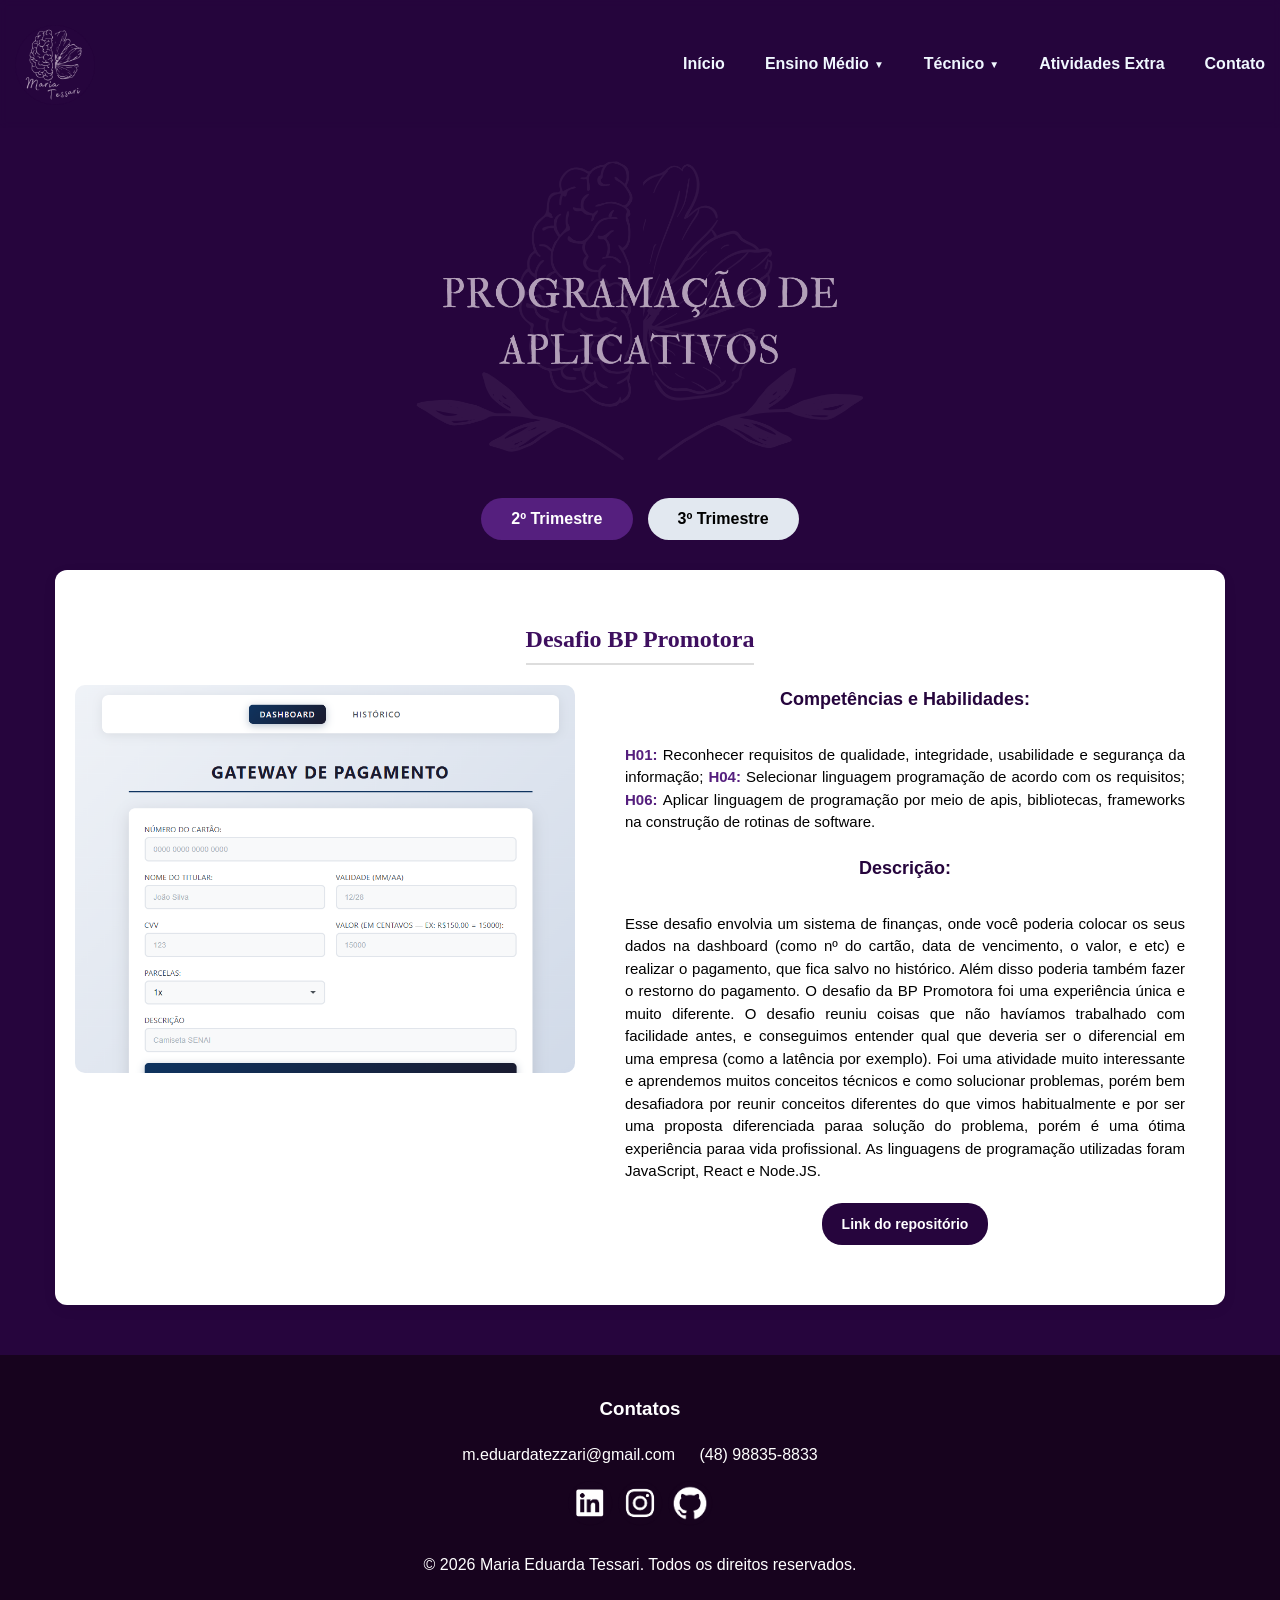
<file: aplicativos.html>
<!DOCTYPE html>
<html lang="pt-BR">

<head>
    <meta charset="UTF-8">
    <title>Desenvolvimento de Sistemas</title>
    <link rel="stylesheet" href="style.css">
    <link rel="icon" href="Fotos/logo-port.png">
</head>

<body>

    <header class="nav-bar">
        <a href="index.html"><img class="logo" src="Fotos/logo-port.png" alt="Minha_Logo"></a>
        <li class="topic">
            <ul><a href="index.html">Início</a></ul>
            <ul class="dropdown">
                <a href="#" class="dropbtn" onclick="toggleMenu(event, 'dropdown-menu')">Ensino Médio<span
                        class="drseta">▼</span></a>
                <div class="dropdown-conteudo" id="dropdown-menu">
                    <a href="linguagens.html">Linguagens</a>
                    <a href="matematica.html">Matemática</a>
                    <a href="natureza.html">Ciências da Natureza</a>
                    <a href="humanas.html">Ciências Humanas</a>
                </div>
            </ul>
            <ul class="dropdown">
                <a href="#" class="dropbt" onclick="toggleMenu(event, 'dropdown-men')">Técnico<span
                        class="drseta">▼</span></a>
                <div class="dropdown-cont" id="dropdown-men">
                    <a href="modelagem.html">Modelagem de Sistemas</a>
                    <a href="iot.html">Internet das Coisas</a>
                    <a href="banco.html">Banco de Dados</a>
                    <a href="desenvolvimento.html">Desenvolvimento de Sistemas</a>
                    <a href="aplicativos.html">Programação de Aplicativos</a>
                    <a href="implantacao.html">Implantação de Sistemas</a>
                    <a href="teste.html">Teste de Sistemas</a>
                </div>
            </ul>
            <ul><a href="atv_extra.html">Atividades Extra</a></ul>
            <ul><a href="#Contatos">Contato</a></ul>
        </li>
    </header>

    <div class="capa-materia">
        <img src="Capas/app-capa.png" alt="Capa de Programação de Aplicativos" class="atividades">
    </div>

    <div class="abas-container">
        <button class="aba-btn ativo" onclick="abrirTrimestre(event, 'trimestre2')">2º Trimestre</button>
        <button class="aba-btn" onclick="abrirTrimestre(event, 'trimestre3')">3º Trimestre</button>
    </div>

    <div id="trimestre2" class="aba-conteudo" style="display: block;">

        <!-- <section class="materia-secao bg-claro"> -->
        <div class="grid-atividades-prix">
            <div class="atividade-card">
                <h2>Desafio BP Promotora</h2>

                <div class="conteudo-lado-a-lado">

                    <img class="analise-img" src="Fotos/rinha-print.png" alt="Imagem do Dashboard do Site">


                    <div class="atividade-conteudo">
                        <div class="habilidades-descricao">
                            <h4>Competências e Habilidades:</h4>
                            <p><b>H01: </b>Reconhecer requisitos de qualidade, integridade, usabilidade e segurança da
                                informação; <b> H04: </b>Selecionar linguagem programação de acordo com os requisitos;
                                <b> H06: </b>Aplicar linguagem de programação por meio de apis, bibliotecas, frameworks
                                na construção de rotinas
                                de software.
                            </p>

                            <h4>Descrição:</h4>
                            <p>Esse desafio envolvia um sistema de finanças, onde você poderia colocar os seus dados na
                                dashboard (como nº do cartão, data de vencimento, o valor, e etc) e realizar o
                                pagamento, que fica salvo no histórico. Além disso poderia também fazer o restorno do
                                pagamento. O desafio da BP Promotora foi uma experiência única e muito diferente. O
                                desafio reuniu coisas que não havíamos trabalhado com facilidade antes, e conseguimos
                                entender qual que deveria ser o diferencial em uma empresa (como a latência por
                                exemplo). Foi uma
                                atividade muito interessante e aprendemos muitos conceitos técnicos e como solucionar
                                problemas, porém bem desafiadora por reunir conceitos diferentes do que vimos
                                habitualmente e por ser uma proposta diferenciada paraa solução do problema, porém é uma
                                ótima experiência paraa vida profissional. As linguagens de programação utilizadas foram
                                JavaScript, React e Node.JS.
                            </p>

                            <a href="https://github.com/jjoaohartmann/RinhaSenai2026FullStack" target="_blank"
                                rel="noopener noreferrer" class="btn-card">Link do repositório</a>
                        </div>
                    </div>
                </div>
            </div>
        </div>


        <!-- </section> -->
    </div>

    <div id="trimestre3" class="aba-conteudo">
        <div class="grid-atividades">
            <div class="atividade-card">
                <h2>Em andamento...</h2>

                <p style="text-align: center; color: #000000;">Atividades do 3º Trimestre estarão disponíveis em breve.
                </p>
            </div>
        </div>
    </div>

    <footer id="Contatos">
        <h3>Contatos</h3>
        <ul>
            <li>m.eduardatezzari@gmail.com</li>
            <li>(48) 98835-8833</li> <br>
            <div class="icon">
                <a href="https://www.linkedin.com/in/maria-eduarda-tessari-6a8666365/" target="_blank"><img
                        src="Fotos/LinkedIn.png" alt="LinkedIn"></a>

                <a href="https://www.instagram.com/madutessari/" target="_blank"><img src="Fotos/Instagram.png"
                        alt="Instagram"></a>

                <a href="https://github.com/MariaTessari" target="_blank"><img src="Fotos/GitHub.png" alt="GitHub"></a>
            </div>
        </ul>
        <p>&copy; 2026 Maria Eduarda Tessari. Todos os direitos reservados.</p>
    </footer>

    <script src="script.js"></script>

</body>

</html>
</file>
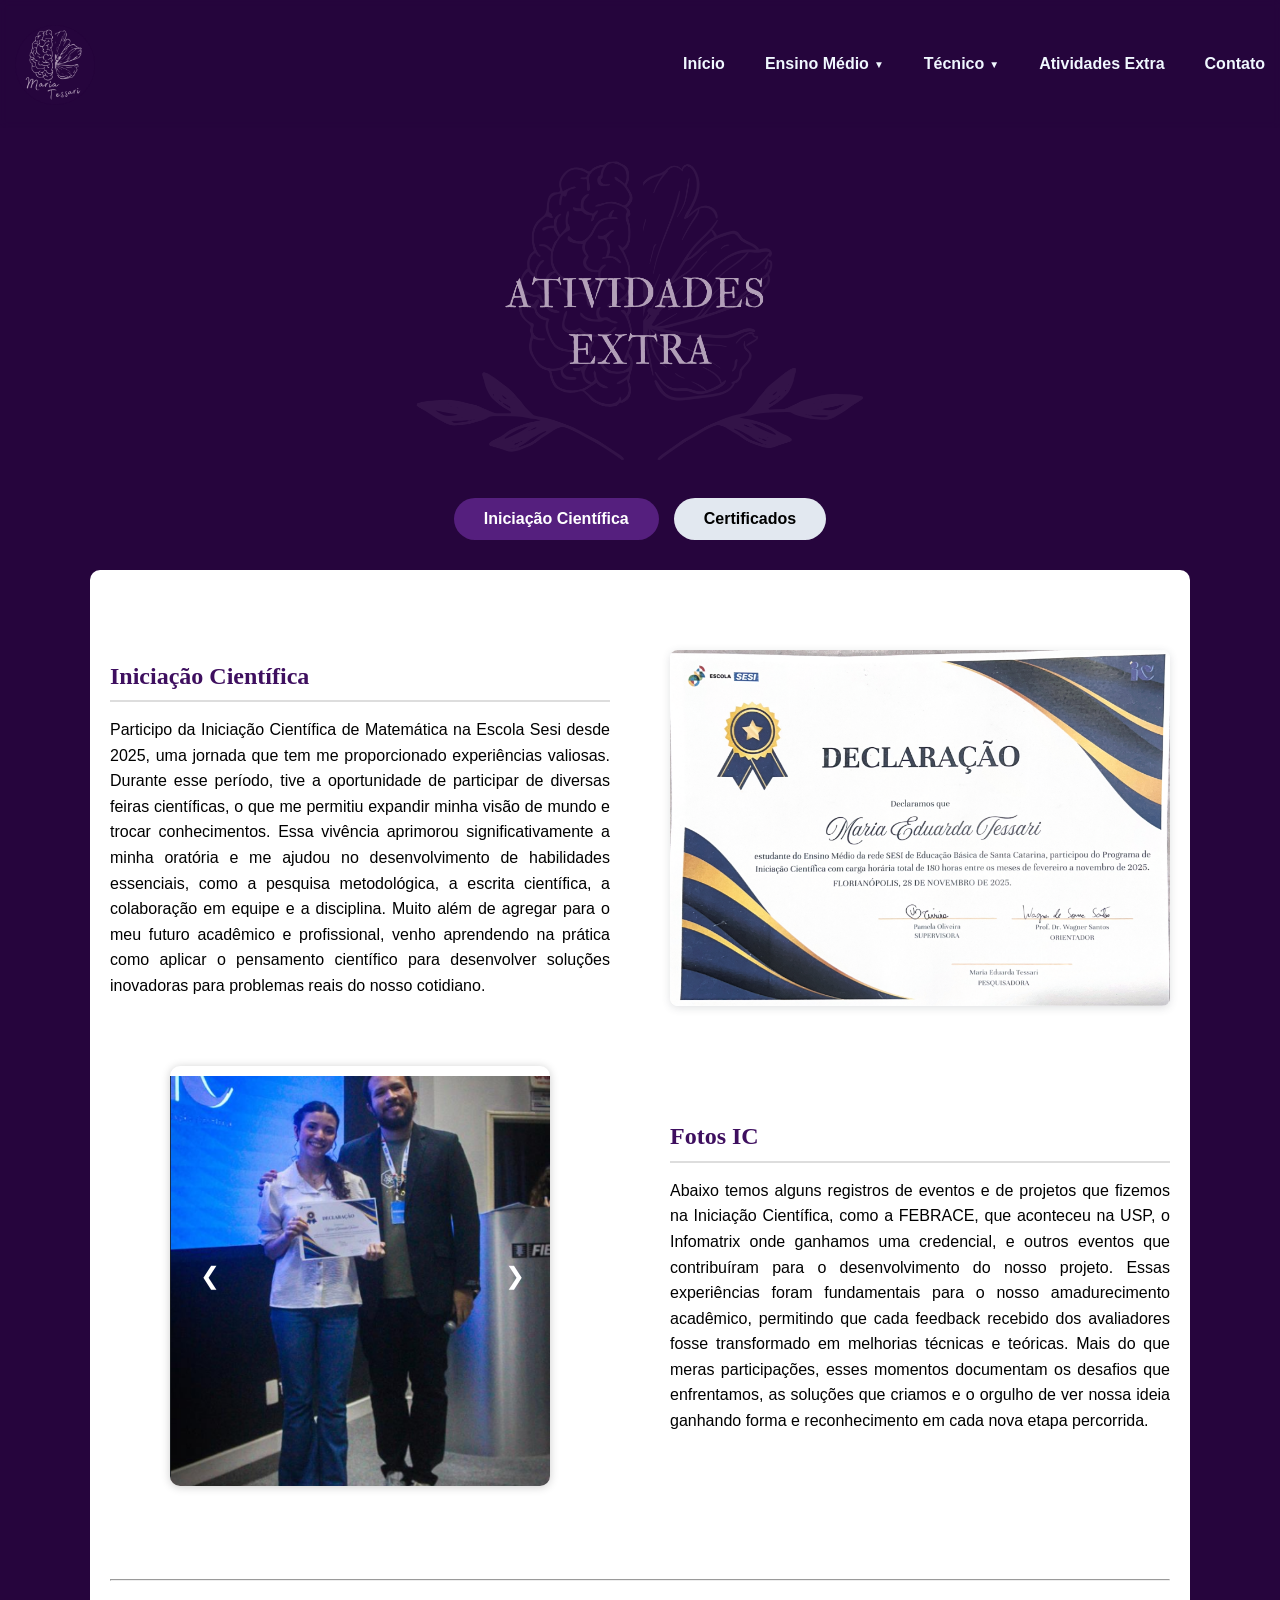
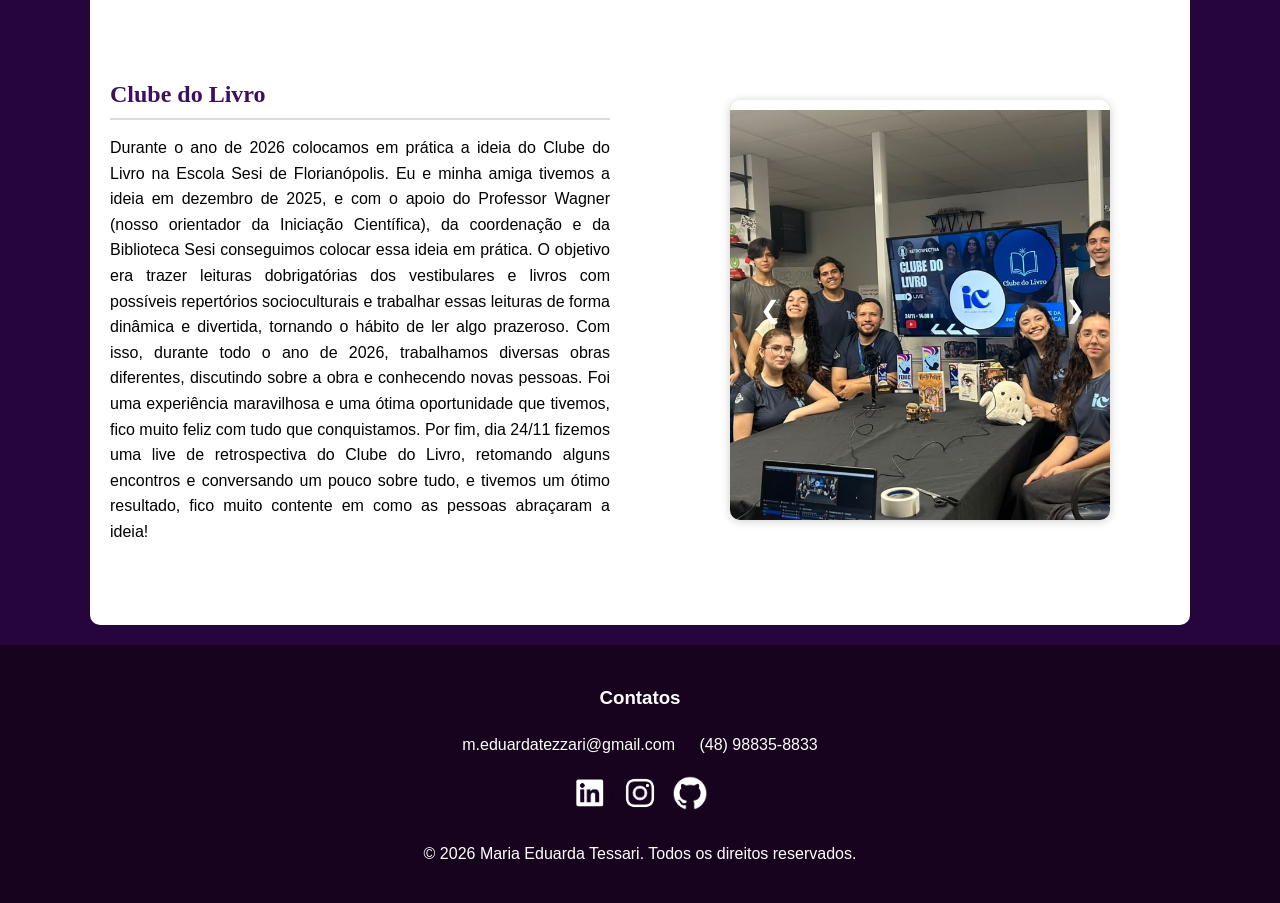
<file: atv_extra.html>
﻿<!DOCTYPE html>
<html lang="pt-BR">

<head>
    <meta charset="UTF-8">
    <title>Atividade Extra</title>
    <link rel="stylesheet" href="style.css">
    <link rel="icon" href="Fotos/logo-port.png">
</head>

<body>

    <header class="nav-bar">
        <a href="index.html"><img class="logo" src="Fotos/logo-port.png" alt="Minha_Logo"></a>
        <li class="topic">
            <ul><a href="index.html">Início</a></ul>
            <ul class="dropdown">
                <a href="#" class="dropbtn" onclick="toggleMenu(event, 'dropdown-menu')">Ensino Médio<span
                        class="drseta">▼</span></a>
                <div class="dropdown-conteudo" id="dropdown-menu">
                    <a href="linguagens.html">Linguagens</a>
                    <a href="matematica.html">Matemática</a>
                    <a href="natureza.html">Ciências da Natureza</a>
                    <a href="humanas.html">Ciências Humanas</a>
                </div>
            </ul>
            <ul class="dropdown">
                <a href="#" class="dropbt" onclick="toggleMenu(event, 'dropdown-men')">Técnico<span
                        class="drseta">▼</span></a>
                <div class="dropdown-cont" id="dropdown-men">
                    <a href="modelagem.html">Modelagem de Sistemas</a>
                    <a href="iot.html">Internet das Coisas</a>
                    <a href="banco.html">Banco de Dados</a>
                    <a href="desenvolvimento.html">Desenvolvimento de Sistemas</a>
                    <a href="aplicativos.html">Programação de Aplicativos</a>
                    <a href="implantacao.html">Implantação de Sistemas</a>
                    <a href="teste.html">Teste de Sistemas</a>
                </div>
            </ul>
            <ul><a href="atv_extra.html">Atividades Extra</a></ul>
            <ul><a href="#Contatos">Contato</a></ul>
        </li>
    </header>

    <div class="capa-materia">
        <img src="Capas/atv_extra.png" alt="Capa de Atividades Extra" class="atividades">
    </div>

    <div class="abas-container">
        <button class="aba-btn ativo" onclick="abrirTrimestre(event, 'ic')">Iniciação Científica</button>
        <button class="aba-btn" onclick="abrirTrimestre(event, 'certificados')">Certificados</button>

    </div>

    <section class="capa conteudo-extra">
        <div id="ic" class="aba-conteudo" style="display: block;">

            <div class="item-extra-row">
                <div class="texto-bloco">
                    <h2>Iniciação Científica</h2>
                    <p>Participo da Iniciação Científica de Matemática na Escola Sesi desde 2025, uma jornada
                        que tem me proporcionado experiências valiosas. Durante esse período, tive a
                        oportunidade de participar de diversas feiras científicas, o que me permitiu expandir
                        minha visão de mundo e trocar conhecimentos. Essa vivência aprimorou significativamente
                        a minha oratória e me ajudou no desenvolvimento de habilidades essenciais, como a
                        pesquisa metodológica, a escrita científica, a colaboração em equipe e a disciplina.
                        Muito além de agregar para o meu futuro acadêmico e profissional, venho aprendendo na
                        prática como aplicar o pensamento científico para desenvolver soluções inovadoras para
                        problemas reais do nosso cotidiano.</p>
                </div>
                <div class="media-bloco">
                    <img src="Certificados/declaração-ic.png" alt="Certificado de Iniciação Científica"
                        class="certificados">
                </div>
            </div>

            <div class="item-extra-row">
                <div class="media-bloco">
                    <div id="carrossel-ic" class="carrossel-container">
                        <button class="seta seta-esq">&#10094;</button>

                        <div class="carrossel-slides">
                            <img src="Fotos/ic1.png" alt="Foto 1" class="slide">
                            <img src="Fotos/ic2.jpg" alt="Foto 2" class="slide">
                            <img src="Fotos/ic4.jpg" alt="Foto 3" class="slide">
                            <img src="Fotos/ic5.jpg" alt="Foto 4" class="slide">
                            <img src="Fotos/ic6.jpg" alt="Foto 5" class="slide">
                            <img src="Fotos/ic7.jpeg" alt="Foto 6" class="slide">
                            <img src="Fotos/ic8.jpeg" alt="Foto 7" class="slide">
                            <img src="Fotos/ic9.jpeg" alt="Foto 8" class="slide">
                            <img src="Fotos/ic10.jpg" alt="Foto 9" class="slide">
                            <img src="Fotos/ic11.jpg" alt="Foto 10" class="slide">
                            <img src="Fotos/ic12.jpg" alt="Foto 11" class="slide">
                            <img src="Fotos/ic13.jpg" alt="Foto 12" class="slide">
                            <img src="Fotos/ic14.jpg" alt="Foto 13" class="slide">
                        </div>

                        <button class="seta seta-dir">&#10095;</button>
                    </div>
                </div>
                <div class="texto-bloco">
                    <h2>Fotos IC</h2>
                    <p>Abaixo temos alguns registros de eventos e de projetos que fizemos na Iniciação Científica, como
                        a FEBRACE, que aconteceu na USP, o Infomatrix onde ganhamos uma credencial, e outros eventos que
                        contribuíram para o desenvolvimento do nosso projeto. Essas experiências foram fundamentais para
                        o nosso amadurecimento acadêmico, permitindo que cada feedback recebido dos avaliadores fosse
                        transformado em melhorias técnicas e teóricas. Mais do que meras participações, esses momentos
                        documentam os desafios que enfrentamos, as soluções que criamos e o orgulho de ver nossa ideia
                        ganhando forma e reconhecimento em cada nova etapa percorrida.</p>
                </div>
            </div>

            <br>
            <hr>
            <br>

            <div class="item-extra-row">
                <div class="texto-bloco">
                    <h2>Clube do Livro</h2>
                    <p>Durante o ano de 2026 colocamos em prática a ideia do Clube do Livro na Escola Sesi de
                        Florianópolis. Eu e minha amiga tivemos a ideia em dezembro de 2025, e com o apoio do Professor
                        Wagner (nosso orientador da Iniciação Científica), da coordenação e da Biblioteca Sesi
                        conseguimos colocar essa ideia em prática. O objetivo era trazer leituras dobrigatórias dos
                        vestibulares e livros com possíveis repertórios socioculturais e trabalhar essas leituras de
                        forma dinâmica e divertida, tornando o hábito de ler algo prazeroso. Com isso, durante todo o
                        ano de 2026, trabalhamos diversas obras diferentes, discutindo sobre a obra e conhecendo novas
                        pessoas. Foi uma experiência maravilhosa e uma ótima oportunidade que tivemos, fico muito feliz
                        com tudo que conquistamos. Por fim, dia 24/11 fizemos uma live de retrospectiva do Clube do
                        Livro, retomando alguns encontros e conversando um pouco sobre tudo, e tivemos um ótimo
                        resultado, fico muito contente em como as pessoas abraçaram a ideia!</p>
                </div>
                <div class="media-bloco">
                    <div id="carrossel-clube" class="carrossel-container">
                        <button class="seta seta-esq">&#10094;</button>

                        <div class="carrossel-slides">
                            <img src="Fotos/clube-1.jpg" alt="Foto 1" class="slide">
                            <img src="Fotos/clube-2 (2).jpg" alt="Foto 2" class="slide">
                            <img src="Fotos/clube-3.jpg" alt="Foto 3" class="slide">
                            <img src="Fotos/clube-4.jpg" alt="Foto 4" class="slide">
                            <img src="Fotos/clube-5.jpg" alt="Foto 5" class="slide">
                        </div>

                        <button class="seta seta-dir">&#10095;</button>
                    </div>
                </div>
            </div>
        </div>

        <div id="certificados" class="aba-conteudo" style="display: none;">

            <div class="item-extra-row">
                <div class="texto-bloco">
                    <h2>FEBRACE</h2>
                    <p>Uma das oportunidades que a Iniciação Científica me deu foi participar da 24ª Feira Brasileira de
                        Ciências e Engenharia (FEBRACE) como finalista. Foi uma experiência incrível e transformadora,
                        pois participar e conhecer uma feira tão grande como a FEBRACE me trouxe muitos ensinamentos que
                        levarei tanto para a vida profissional quanto para a vida pessoal.</p>
                </div>
                <div class="media-bloco">
                    <img src="Certificados/certificado-febrace.png" alt="Certificado de FEBRACE" class="certificados">
                </div>
            </div>

            <div class="item-extra-row">
                <div class="media-bloco">
                    <img src="Certificados/certificado_ol.png" alt="Certificado de Olímpiada" class="certificados">
                </div>
                <div class="texto-bloco">
                    <h2>Olimpíada de Literatura - Madame Bovary</h2>
                    <p>Também tive o prazer de participar da Olimpíada de Literatura. Foi minha primeira vez
                        participando e foi incrível, o livro da vez era “Madame Bovary”, uma leitura que eu considero um
                        pouco mais difícil de ser entendida, porém mesmo assim foi maravilhoso participar e adorei a
                        história da Madame Bovary. Além do certificado, também ganhei uma <b>medalha de ouro</b> pela
                        participação.</p>
                </div>
            </div>

            <div class="item-extra-row">
                <div class="texto-bloco">
                    <h2>Olimpíada de Literatura - Harry Potter</h2>
                    <p>Após participar pela primeira vez, resolvi participar de mais edições da Olimpíada de Literatura
                        para
                        ganhar mais experiência e conhecimento e trabalhar a interpretação ,
                        dessa vez com a obra Harry Potter e a Pedra Filosofal, onde ganhei uma <b>medalha de bronze.</b>
                    </p>
                </div>
                <div class="media-bloco">
                    <img src="Certificados/cert-ol-1.png" alt="Certificado de Olimpiada" class="certificados">
                </div>
            </div>

            <div class="item-extra-row">
                <div class="media-bloco">
                    <img src="Certificados/cert-ol-2.png" alt="Certificado de Olímpiada" class="certificados">
                </div>
                <div class="texto-bloco">
                    <h2>Olimpíada de Literatura - O Retrato de Dorian Gray</h2>
                    <p>Também participei da edição da Olimpíada com a obra "O Retrato de Dorian Gray", que foi mais
                        desafiador pela sua leitura mais complicada, ainda assim fiquei feliz com meu rendimento e
                        ganhei
                        uma <b>medalha de bronze.</b></p>
                </div>
            </div>

            <div class="item-extra-row">
                <div class="texto-bloco">
                    <h2>Fundamentos de Lógica e Análise de Dados</h2>
                    <p>Obtive esse certificado de 27 horas de Fundamento de Lógica e Análise de Dados, com vários
                        conteúdos
                        trabalhados na área de desenvolvimento de sistemas. Nessas horas trabalhadas, foram
                        desenvolvidos os
                        projetos da BP Promotora, Hackathon e o Grand Prix SENAI. </p>
                </div>
                <div class="media-bloco">
                    <img src="Certificados/certificado-senai.png" alt="Certificado do SENAI" class="certificados">
                </div>
            </div>

            <div class="item-extra-row">
                <div class="media-bloco">
                    <img src="Certificados/cert-levelone.png" alt="Certificado - Evento Level One" class="certificados">
                </div>
                <div class="texto-bloco">
                    <h2>Certificado - Level One</h2>
                    <p>O certificado ao lado refere-se ao evento Level One, que participamos dia 08/08, organizado pela
                        Esag
                        Jr, da UDESC. Esse foi um evento muito legal e interessante, que reuniu várias empresas
                        (principalmente do ramo da tecnologia), para termos oportunidades de estágio, empregos e para
                        que
                        pudéssemos conhecer empresas e espalhar nossos currículos. Além disso, assistimos muitas
                        palestras
                        de pessoas importantes e com carreira profissional alavancada, o que foi ótimo para nos
                        inspirarmos
                        e percebermos como a perseverança, a disciplina e não desistir do que você acredita pode te
                        levar
                        longe. </p>
                </div>
            </div>

            <div class="item-extra-row">
                <div class="texto-bloco">
                    <h2>Olimpíada de Literatura - Percy Jackson e o Ladrão de Raios</h2>
                    <p>Também participei da edição da Olimpíada com a obra "Percy Jackson e o Ladrão de Raios", e apesar
                        de
                        ser um livro com mitologia grega e bem atual e conhecido pelos jovens, foi uma leitura um pouco
                        mais
                        difícil pra mim por ser um universo bem elaborado e uma escrita mais difícil de me prender na
                        história, após a prova acabei conquistando uma <b>medalha de prata.</b></p>
                </div>
                <div class="media-bloco">
                    <img src="Certificados/cert-olimpiada-percy.png" alt="Certificado do Percy Jackson"
                        class="certificados">
                </div>
            </div>

            <div class="item-extra-row">
                <div class="media-bloco">
                    <img src="Certificados/cert-olimpiada-filmes.png" alt="Certificado - Aventuras, olimpíada"
                        class="certificados">
                </div>
                <div class="texto-bloco">
                    <h2>Olimpíada de Literatura - Cinema 12: Aventuras Extraordinárias</h2>
                    <p>Ao participar de mais uma olimpíada de literatura, acabei escolhendo uma prova que envolvia três
                        filmes: Jurassic Park, Jumanji e Uma Noite no Museu. Foi bem interessante essa nova experiência
                        de
                        fazer uma prova interpretativa sobre os filmes, e acabei conquistando uma <b>medalha de menção
                            honrosa.</b></p>
                </div>
            </div>

            <div class="item-extra-row">
                <div class="texto-bloco">
                    <h2>Certificado - FEBIC </h2>
                    <p>Em setembro de 2026, participei da Feira Brasileira de Iniciação Científica em Joinville, na qual
                        obtive o certificado ao lado com a minha participação. Foi uma experiência incrível, conhecendo
                        diversos projetos interessantes, problemas da sociedade e pessoas de diversos lugares do mundo.
                        Além
                        disso, a apresentação do meu projeto resultou a premiação de <b>2º lugar + Credencial para a
                            Argentina.</b></p>
                </div>
                <div class="media-bloco">
                    <img src="Certificados/cert-febic.png" alt="Certificado da FEBIC" class="certificados">
                </div>
            </div>

            <div class="item-extra-row">
                <div class="media-bloco">
                    <img src="Certificados/cert-hp3.png" alt="Certificado - Harry Potter e o Prisioneiro de Azkaban"
                        class="certificados">
                </div>
                <div class="texto-bloco">
                    <h2>Olimpíada de Literatura - Harry Potter e o Prisioneiro de Azkaban</h2>
                    <p>Em novembro participei de mais uma leva de olimpíadas de literatura, apesar de não ter feito
                        muitas
                        por conta dos estudos do ENEM e vestibular. Esse em questão eu fiz sobre o livro de Harry Potter
                        e o
                        Prisioneiro de Azkaban, que é um dos meus favoritos, em que gabaritei a prova e obtive uma
                        <b>medalha de ouro.</b>
                    </p>
                </div>
            </div>

            <div class="item-extra-row">
                <div class="texto-bloco">
                    <h2>Olimpíada de Literatura - Cinema 14: Harry Potter </h2>
                    <p>Ainda em novembro participei da olimpíada sobre os 3 primeiros filmes de Harry Potter, em que eu
                        também gabaritei a prova e obtive uma <b>medalha de ouro.</b> Foi muito interessante fazer sobre
                        o
                        livro
                        e logo em seguida sobre os filmes.</p>
                </div>
                <div class="media-bloco">
                    <img src="Certificados/cert-cinema.png" alt="Certificado - Filme" class="certificados">
                </div>
            </div>

            <div class="item-extra-row">
                <div class="media-bloco">
                    <img src="Certificados/cert-cinema1.png" alt="Certificado - Romance" class="certificados">
                </div>
                <div class="texto-bloco">
                    <h2>Olimpíada de Literatura - Cinema 15: Romance</h2>
                    <p>Dessa vez participei de mais uma categoria de cinema, o Cinema 15: Romance, que abrangia os
                        filmes:
                        Titanic, Orgulho e Preconceito e O Curioso Caso de Benjamin Button. Foi muito interessante
                        expandir
                        a interpretação das obras, e obtive uma <b>medalha de prata</b> com a minha participação.</p>
                </div>
            </div>

            <div class="item-extra-row">
                <div class="texto-bloco">
                    <h2>Olimpíada de Literatura - Razão e Sensibilidade</h2>
                    <p>Também participei da prova sobre o livro Razão e Sensibilidade da Jane Austen, e obtive uma
                        <b>medalha de bronze.</b> Foi uma leitura um pouco mais complicada, pela linguagem mais formal e
                        antiga, porém foi muito bom e produtivo, além de expandir o vocabulário.
                    </p>
                </div>
                <div class="media-bloco">
                    <img src="Certificados/cert-razao.png" alt="Certificado - Razão e Sensibilidade"
                        class="certificados">
                </div>
            </div>

            <div class="item-extra-row">
                <div class="media-bloco">
                    <img src="Certificados/cert-jogos.png" alt="Certificado - Jogos Vorazes" class="certificados">
                </div>
                <div class="texto-bloco">
                    <h2>Olimpíada de Literatura - Jogos Vorazes</h2>
                    <p>Uma das obras que mais gosto e acho que envelhece muito bem é Jogos Vorazes, e dessa vez
                        participei
                        da prova sobre esse livro e foi uma experiência muito boa. Obtive uma <b>medalha de bronze</b>
                        com a
                        minha participação.</p>
                </div>
            </div>


            <div class="item-extra-row">
                <div class="texto-bloco">
                    <h2>Participação no Hackathon: TECH SC e JA</h2>
                    <p>Esse certificado de participação refere-se ao Hackathon que participamos no dia 05 e 06 de
                        novembro, o qual ganhamos como melhor projeto da unidade da Escola Sesi de Florianópolis. Foi um
                        hackathon que tínhamos que solucionar um problema real do programa TECH SC com mentoria da
                        empresa JA. Foi uma ótima experiência, e mais detalhes estão disponíveis na área do técnico.
                    </p>
                </div>
                <div class="media-bloco">
                    <img src="Certificados/ja-cert.png" alt="Certificado - Hackathon" class="certificados">
                </div>
            </div>
        </div>

    </section>

    <footer id="Contatos">
        <h3>Contatos</h3>
        <ul>
            <li>m.eduardatezzari@gmail.com</li>
            <li>(48) 98835-8833</li> <br>
            <div class="icon">
                <a href="https://www.linkedin.com/in/maria-eduarda-tessari-6a8666365/" target="_blank"><img
                        src="Fotos/LinkedIn.png" alt="LinkedIn"></a>
                <a href="https://www.instagram.com/madutessari/" target="_blank"><img src="Fotos/Instagram.png"
                        alt="Instagram"></a>
                <a href="https://github.com/MariaTessari" target="_blank"><img src="Fotos/GitHub.png" alt="GitHub"></a>
            </div>
        </ul>
        <p>&copy; 2026 Maria Eduarda Tessari. Todos os direitos reservados.</p>
    </footer>
    <script src="script.js"></script>
</body>

</html>
</file>
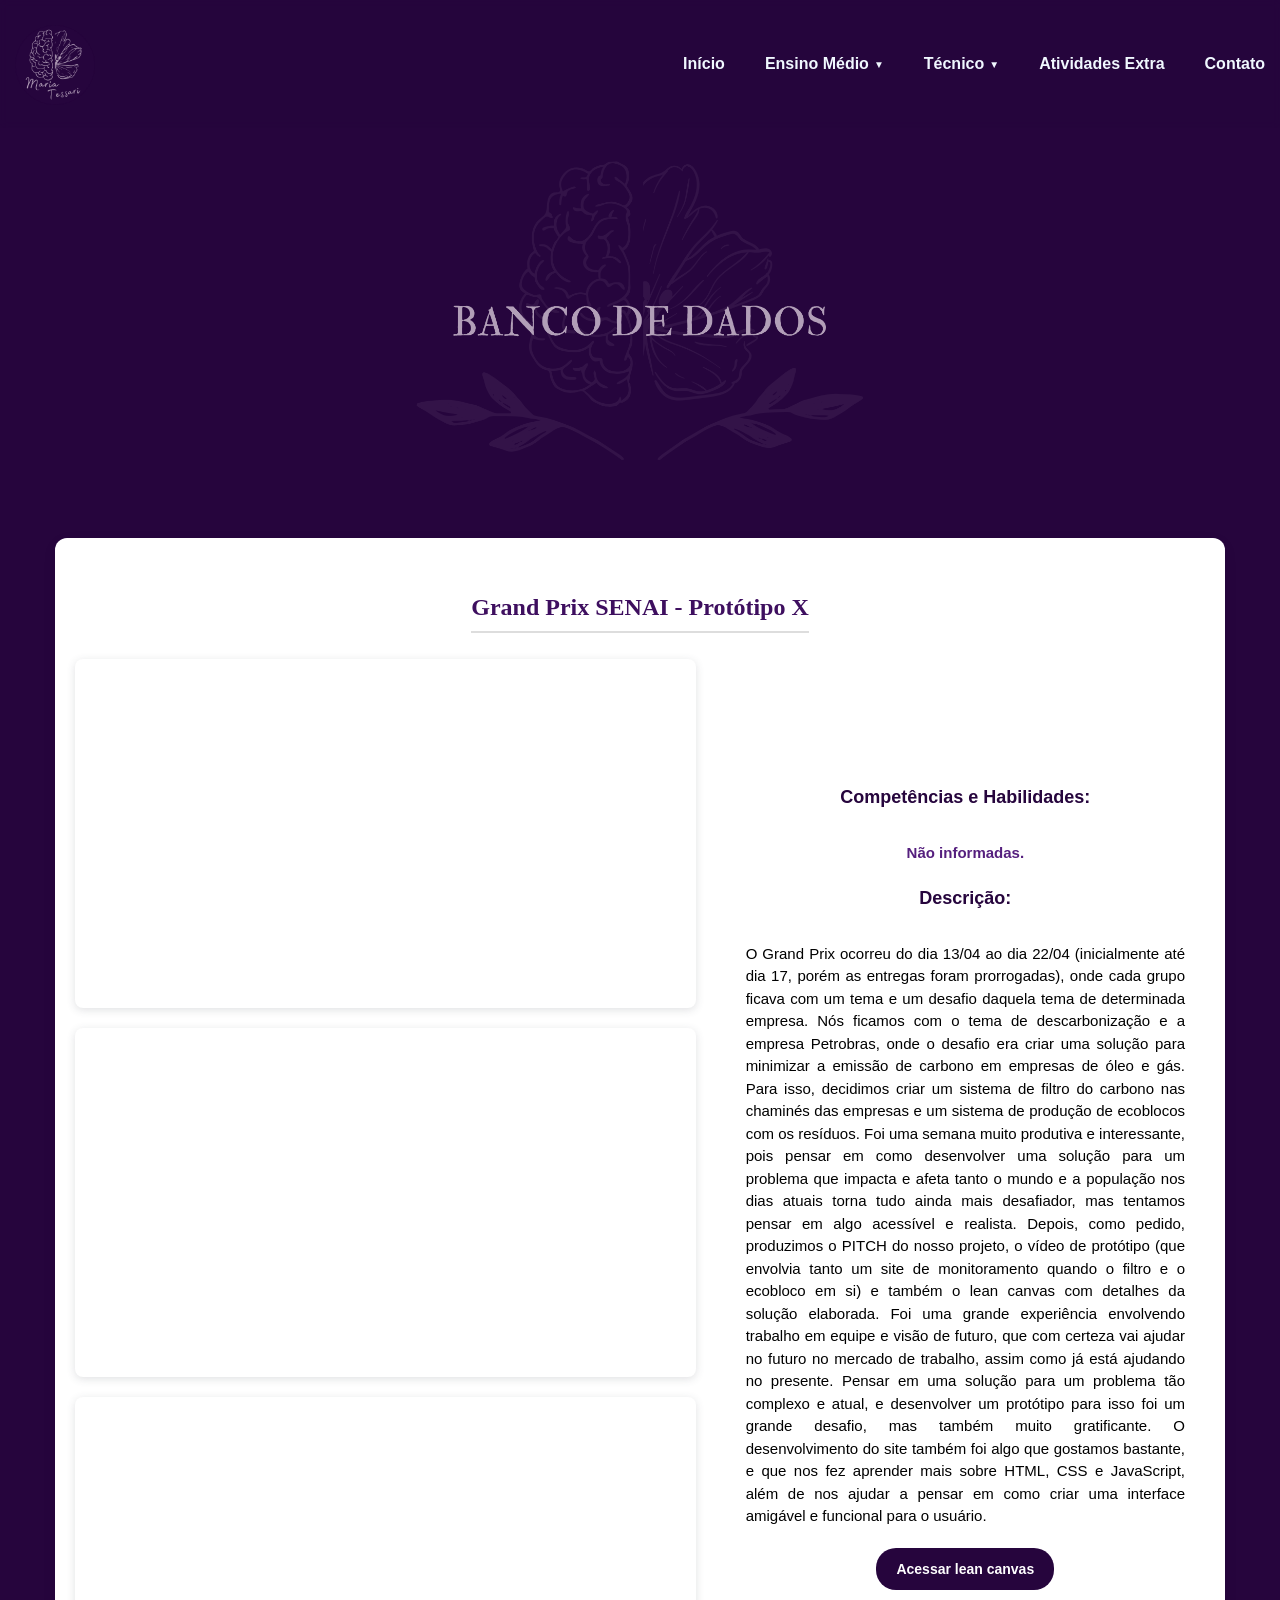
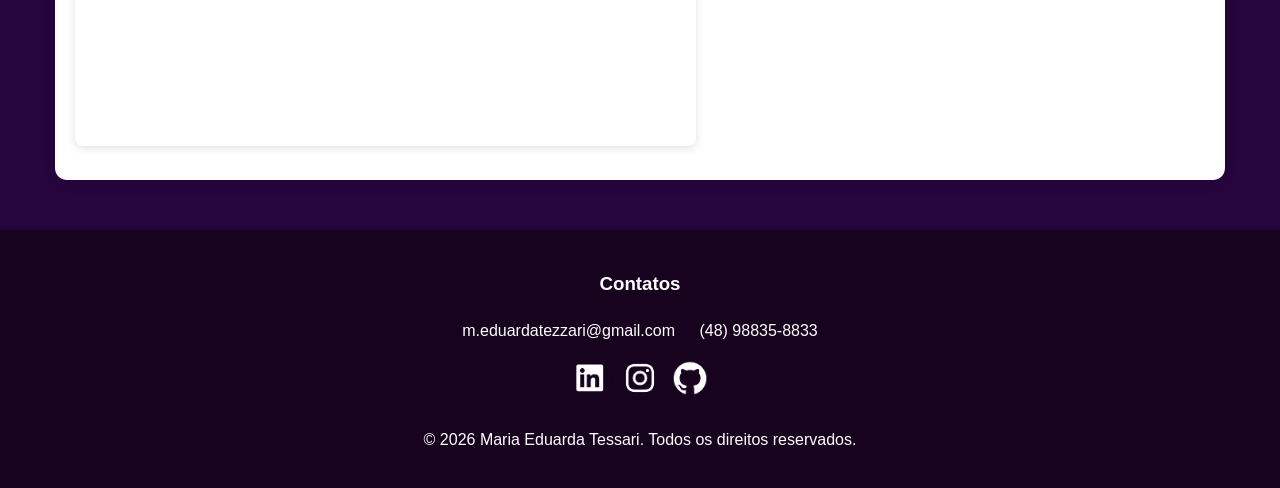
<file: banco.html>
<!DOCTYPE html>
<html lang="pt-BR">

<head>
    <meta charset="UTF-8">
    <title>Banco de Dados</title>
    <link rel="stylesheet" href="style.css">
    <link rel="icon" href="Fotos/logo-port.png">
</head>

<body>

    <header class="nav-bar">
        <a href="index.html"><img class="logo" src="Fotos/logo-port.png" alt="Minha_Logo"></a>
        <li class="topic">
            <ul><a href="index.html">Início</a></ul>
            <ul class="dropdown">
                <a href="#" class="dropbtn" onclick="toggleMenu(event, 'dropdown-menu')">Ensino Médio<span
                        class="drseta">▼</span></a>
                <div class="dropdown-conteudo" id="dropdown-menu">
                    <a href="linguagens.html">Linguagens</a>
                    <a href="matematica.html">Matemática</a>
                    <a href="natureza.html">Ciências da Natureza</a>
                    <a href="humanas.html">Ciências Humanas</a>
                </div>
            </ul>
            <ul class="dropdown">
                <a href="#" class="dropbt" onclick="toggleMenu(event, 'dropdown-men')">Técnico<span
                        class="drseta">▼</span></a>
                <div class="dropdown-cont" id="dropdown-men">
                    <a href="modelagem.html">Modelagem de Sistemas</a>
                    <a href="iot.html">Internet das Coisas</a>
                    <a href="banco.html">Banco de Dados</a>
                    <a href="desenvolvimento.html">Desenvolvimento de Sistemas</a>
                    <a href="aplicativos.html">Programação de Aplicativos</a>
                    <a href="implantacao.html">Implantação de Sistemas</a>
                    <a href="teste.html">Teste de Sistemas</a>
                </div>
            </ul>
            <ul><a href="atv_extra.html">Atividades Extra</a></ul>
            <ul><a href="#Contatos">Contato</a></ul>
        </li>
    </header>

    <div class="capa-materia">
        <img src="Capas/banco.png" alt="Capa de Banco de Dados" class="atividades">
    </div>
    <div class="grid-atividades-prix">
        <div class="atividade-card">
            <h2>Grand Prix SENAI - Protótipo X</h2>

            <div class="conteudo-lado-a-lado">
                <div class="canva-3">
                    <iframe src="https://www.youtube.com/embed/ZBz01WPrAFA?si=zYvcD9Uej3jebxMD"
                        title="YouTube video player" frameborder="0"
                        allow="accelerometer; autoplay; clipboard-write; encrypted-media; gyroscope; picture-in-picture; web-share"
                        referrerpolicy="strict-origin-when-cross-origin" allowfullscreen></iframe>

                    <iframe src="https://www.youtube.com/embed/tOYvwRBphLE?si=u0RNPynCE_hMdCKS"
                        title="YouTube video player" frameborder="0"
                        allow="accelerometer; autoplay; clipboard-write; encrypted-media; gyroscope; picture-in-picture; web-share"
                        referrerpolicy="strict-origin-when-cross-origin" allowfullscreen></iframe>

                    <iframe loading="lazy"
                        src="https://www.canva.com/design/DAHHA6lblp8/5hSrjqBQZxM0jirGivNNSw/view?embed"
                        allowfullscreen="allowfullscreen" allow="fullscreen"></iframe>
                </div>

                <div class="atividade-conteudo">
                    <div class="habilidades-descricao">
                        <h4>Competências e Habilidades:</h4>
                        <p><b>Não informadas.</b></p>

                        <h4>Descrição:</h4>
                        <p>O Grand Prix ocorreu do dia 13/04 ao dia 22/04 (inicialmente até dia 17, porém as entregas
                            foram prorrogadas), onde cada grupo ficava com um tema e um desafio daquela tema de
                            determinada empresa. Nós ficamos com o tema de descarbonização e a empresa Petrobras, onde o
                            desafio era criar uma solução para minimizar a emissão de carbono em empresas de óleo e gás.
                            Para isso, decidimos criar um sistema de filtro do carbono nas chaminés das empresas e um
                            sistema de produção de ecoblocos com os resíduos. Foi uma semana muito produtiva e
                            interessante, pois pensar em como desenvolver uma solução para um problema que impacta e
                            afeta tanto o mundo e a população nos dias atuais torna tudo ainda mais desafiador, mas
                            tentamos pensar em algo acessível e realista. Depois, como pedido, produzimos o PITCH do
                            nosso projeto, o vídeo de protótipo (que envolvia tanto um site de monitoramento quando o
                            filtro e o ecobloco em si) e também o lean canvas com detalhes da solução elaborada. Foi uma
                            grande experiência envolvendo trabalho em equipe e visão de futuro, que com certeza vai
                            ajudar no futuro no mercado de trabalho, assim como já está ajudando no presente. Pensar
                            em uma solução para um problema tão complexo e atual, e desenvolver um protótipo para isso
                            foi um grande desafio, mas também muito gratificante. O desenvolvimento do site também foi
                            algo que gostamos bastante, e que nos fez aprender mais sobre HTML, CSS e JavaScript, além
                            de nos ajudar a
                            pensar em como criar uma interface amigável e funcional para o usuário.</p>

                        <a href="https://canva.link/j43u4yjjfd2ya58" target="_blank" rel="noopener noreferrer"
                            class="btn-card">Acessar lean canvas</a>
                    </div>
                </div>
            </div>
        </div>
    </div>


    <footer id="Contatos">
        <h3>Contatos</h3>
        <ul>
            <li>m.eduardatezzari@gmail.com</li>
            <li>(48) 98835-8833</li> <br>
            <div class="icon">
                <a href="https://www.linkedin.com/in/maria-eduarda-tessari-6a8666365/" target="_blank"><img
                        src="Fotos/LinkedIn.png" alt="LinkedIn"></a>

                <a href="https://www.instagram.com/madutessari/" target="_blank"><img src="Fotos/Instagram.png"
                        alt="Instagram"></a>

                <a href="https://github.com/MariaTessari" target="_blank"><img src="Fotos/GitHub.png" alt="GitHub"></a>
            </div>
        </ul>
        <p>&copy; 2026 Maria Eduarda Tessari. Todos os direitos reservados.</p>
    </footer>

    <script src="script.js"></script>

</body>

</html>
</file>
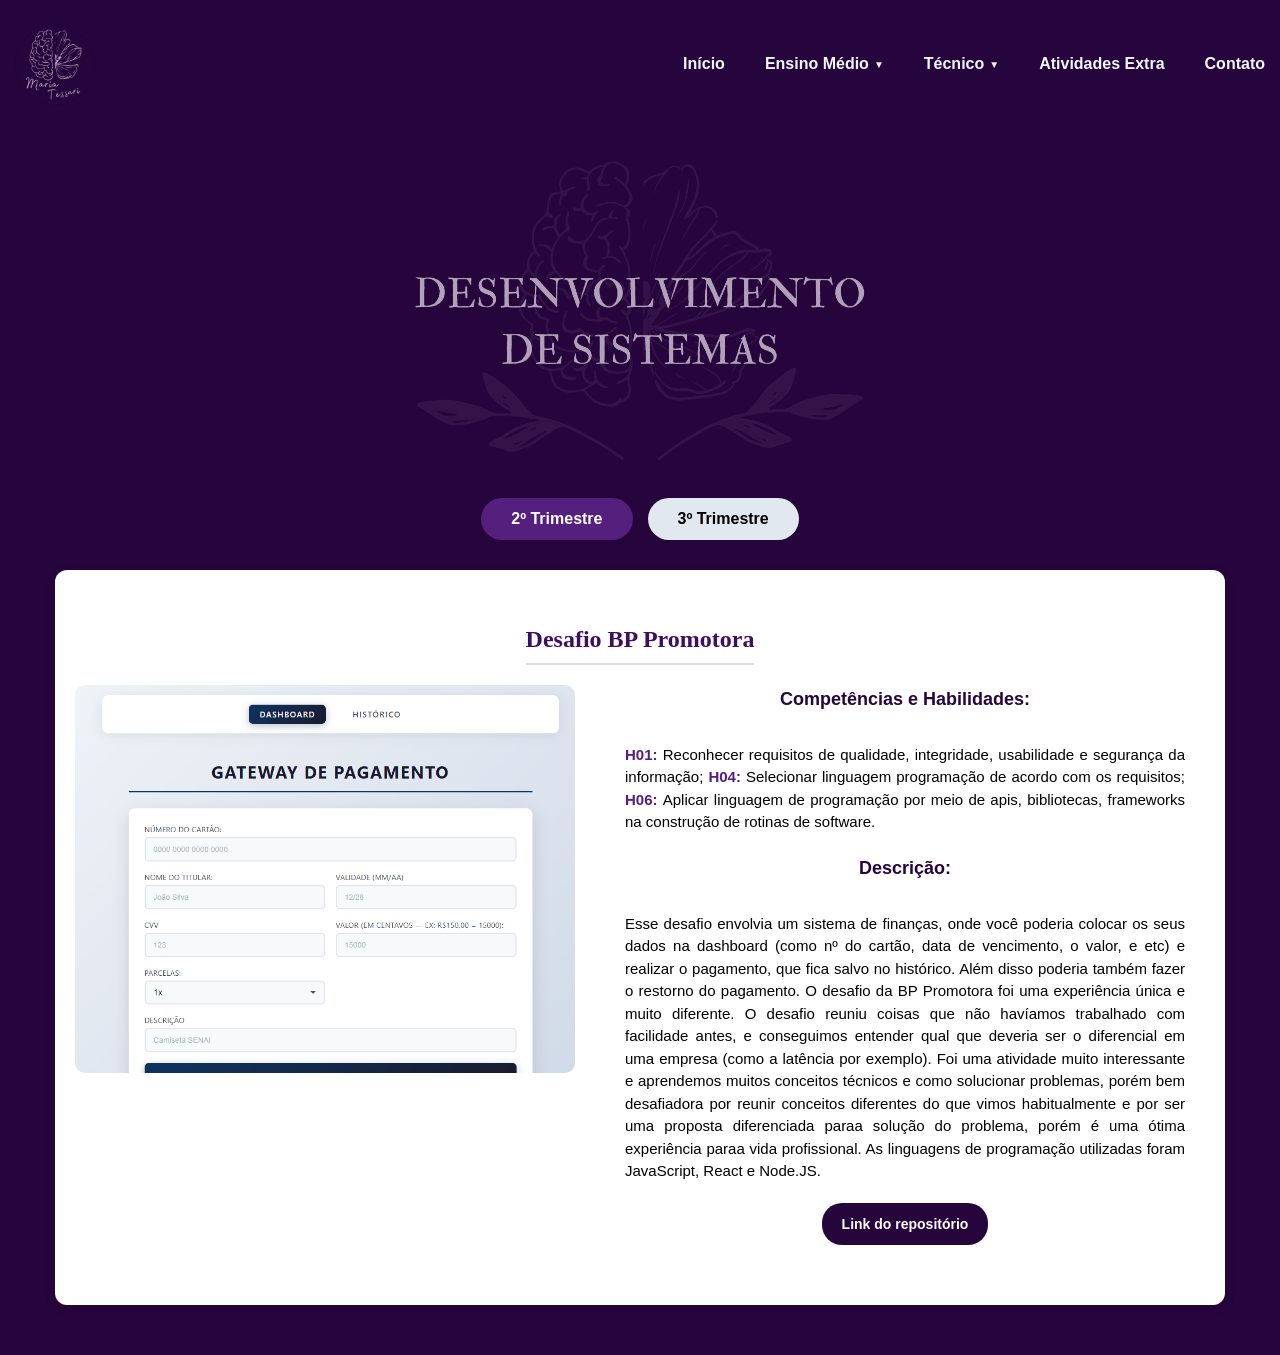
<file: desenvolvimento.html>
<!DOCTYPE html>
<html lang="pt-BR">

<head>
    <meta charset="UTF-8">
    <title>Desenvolvimento de Sistemas</title>
    <link rel="stylesheet" href="style.css">
    <link rel="icon" href="Fotos/logo-port.png">
</head>

<body>

    <header class="nav-bar">
        <a href="index.html"><img class="logo" src="Fotos/logo-port.png" alt="Minha_Logo"></a>
        <li class="topic">
            <ul><a href="index.html">Início</a></ul>
            <ul class="dropdown">
                <a href="#" class="dropbtn" onclick="toggleMenu(event, 'dropdown-menu')">Ensino Médio<span
                        class="drseta">▼</span></a>
                <div class="dropdown-conteudo" id="dropdown-menu">
                    <a href="linguagens.html">Linguagens</a>
                    <a href="matematica.html">Matemática</a>
                    <a href="natureza.html">Ciências da Natureza</a>
                    <a href="humanas.html">Ciências Humanas</a>
                </div>
            </ul>
            <ul class="dropdown">
                <a href="#" class="dropbt" onclick="toggleMenu(event, 'dropdown-men')">Técnico<span
                        class="drseta">▼</span></a>
                <div class="dropdown-cont" id="dropdown-men">
                    <a href="modelagem.html">Modelagem de Sistemas</a>
                    <a href="iot.html">Internet das Coisas</a>
                    <a href="banco.html">Banco de Dados</a>
                    <a href="desenvolvimento.html">Desenvolvimento de Sistemas</a>
                    <a href="aplicativos.html">Programação de Aplicativos</a>
                    <a href="implantacao.html">Implantação de Sistemas</a>
                    <a href="teste.html">Teste de Sistemas</a>
                </div>
            </ul>
            <ul><a href="atv_extra.html">Atividades Extra</a></ul>
            <ul><a href="#Contatos">Contato</a></ul>
        </li>
    </header>

    <div class="capa-materia">
        <img src="Capas/desenvolvimento.png" alt="Capa de Desenvolvimento de Sistemas" class="atividades">
    </div>

    <div class="abas-container">
        <button class="aba-btn ativo" onclick="abrirTrimestre(event, 'trimestre2')">2º Trimestre</button>
        <button class="aba-btn" onclick="abrirTrimestre(event, 'trimestre3')">3º Trimestre</button>
    </div>

    <div id="trimestre2" class="aba-conteudo" style="display: block;">

        <!-- <section class="materia-secao bg-claro"> -->
        <div class="grid-atividades-prix">
            <div class="atividade-card">
                <h2>Desafio BP Promotora</h2>

                <div class="conteudo-lado-a-lado">

                    <img class="analise-img" src="Fotos/rinha-print.png" alt="Imagem do Dashboard do Site">


                    <div class="atividade-conteudo">
                        <div class="habilidades-descricao">
                            <h4>Competências e Habilidades:</h4>
                            <p><b>H01: </b>Reconhecer requisitos de qualidade, integridade, usabilidade e segurança da
                                informação; <b> H04: </b>Selecionar linguagem programação de acordo com os requisitos;
                                <b> H06: </b>Aplicar linguagem de programação por meio de apis, bibliotecas, frameworks
                                na construção de rotinas
                                de software.
                            </p>

                            <h4>Descrição:</h4>
                            <p>Esse desafio envolvia um sistema de finanças, onde você poderia colocar os seus dados na
                                dashboard (como nº do cartão, data de vencimento, o valor, e etc) e realizar o
                                pagamento, que fica salvo no histórico. Além disso poderia também fazer o restorno do
                                pagamento. O desafio da BP Promotora foi uma experiência única e muito diferente. O
                                desafio reuniu coisas que não havíamos trabalhado com facilidade antes, e conseguimos
                                entender qual que deveria ser o diferencial em uma empresa (como a latência por
                                exemplo). Foi uma
                                atividade muito interessante e aprendemos muitos conceitos técnicos e como solucionar
                                problemas, porém bem desafiadora por reunir conceitos diferentes do que vimos
                                habitualmente e por ser uma proposta diferenciada paraa solução do problema, porém é uma
                                ótima experiência paraa vida profissional. As linguagens de programação utilizadas foram
                                JavaScript, React e Node.JS.
                            </p>

                            <a href="https://github.com/jjoaohartmann/RinhaSenai2026FullStack" target="_blank"
                                rel="noopener noreferrer" class="btn-card">Link do repositório</a>
                        </div>
                    </div>
                </div>
            </div>
        </div>


        <!-- </section> -->
    </div>

    <div id="trimestre3" class="aba-conteudo">
        <div class="grid-atividades-prix">
            <div class="atividade-card">
                <h2>Hackathon - TECH SC</h2>

                <div class="conteudo-lado-a-lado">
                    <div class="canva-3">
                        <a href="https://tech-sc.vercel.app/" target="_blank" rel="noopener noreferrer">
                            <img class="analise-img" src="Fotos/site-tech.png" alt="Dashboard do Site">
                        </a>
                        <a href="https://drive.google.com/file/d/1oa8Sx5KveVGAU-KGoKnJ9WbH4h1bCEU3/view?usp=sharing"
                            target="_blank" rel="noopener noreferrer">
                            <img class="analise-img" src="Fotos/pitch-tech.png" alt="Capa do Pitch">
                        </a>
                    </div>

                    <div class="atividade-conteudo">
                        <div class="habilidades-descricao">
                            <h4>Competências e Habilidades:</h4>
                            <p><b>Não informadas.</b></p>

                            <h4>Descrição:</h4>
                            <p>Durante os dias 05/11 e 06/11 a Escola SESI de Florianópolis participou de um Hackathon,
                                enquanto acontecia o Mundo SENAI. Esse Hackathon envolvia um programa da NSC TV: o Tech
                                SC, que acontece todos os sábados às 08:30 da manhã. Cada unidade da Escola SESI recebeu
                                um desafio, e o nosso era <b>"Como conectar os interesses dos jovens às marcas e
                                    empresas
                                    que poderiam patrocinar conteúdos de tecnologia e inovação na televisão?".</b> Com
                                isso, toda manhã assistíamos lives de mentoria, em que os responsáveis explicavam quais
                                seriam as entregas do dia, horário e tiravam dúvidas, logo após isso os professores se
                                disponibilizavam para nos auxiliar. Então começamos o desenvolvimento do nosso projeto,
                                a ideia era fazer uma espécie de Hackathon, em que as empresas patrocinadoras iriam
                                propor desafios reais para que os jovens pudessem solucionar. A ideia era que os jovens
                                se sentissem atraídos por esses desafios, uma vez que eles poderiam passar na NSC,
                                ganhariam certificados e experiências para entrar no mercado de trabalho. Por vez, as
                                empresas estariam interessadas em patrocinar pois teriam seus problemas solucionados (e
                                o patrocínio tem três níveis a serem escolhidos), além disso as próprias empresas com
                                seus desafios, assim como o programa, seriam divulgados em intervalos comerciais e
                                vídeos curtos na internet. Foi um projeto muito interessante de construir, pois tínhamos
                                que pensar em como conectar os jovens e os patrocinadores de uma forma que beneficiasse
                                a todos. Foi um tanto desafiador também, mas foi algo que agregou muito na nossa
                                experiência profissional, e obtivemos um ótimo resultado: <b>fomos classificados para o
                                    Top
                                    5 melhores da escola, e depois o nosso projeto foi o vencedor da nossa unidade! Essa
                                    foi uma grande conquista e ficamos muito felizes.</b></p>

                            <a href="https://tech-sc.vercel.app/" target="_blank" rel="noopener noreferrer"
                                class="btn-card">Acessar Site</a>
                            <a href="https://github.com/caetanorocha1113/tech.git" target="_blank"
                                rel="noopener noreferrer" class="btn-card">Acessar Repositório no GitHub</a>
                            <a href="https://drive.google.com/file/d/1oa8Sx5KveVGAU-KGoKnJ9WbH4h1bCEU3/view?usp=sharing"
                                target="_blank" rel="noopener noreferrer" class="btn-card">Acessar Vídeo</a>
                        </div>
                    </div>
                </div>
            </div>
    </div>

    <footer id="Contatos">
        <h3>Contatos</h3>
        <ul>
            <li>m.eduardatezzari@gmail.com</li>
            <li>(48) 98835-8833</li> <br>
            <div class="icon">
                <a href="https://www.linkedin.com/in/maria-eduarda-tessari-6a8666365/" target="_blank"><img
                        src="Fotos/LinkedIn.png" alt="LinkedIn"></a>

                <a href="https://www.instagram.com/madutessari/" target="_blank"><img src="Fotos/Instagram.png"
                        alt="Instagram"></a>

                <a href="https://github.com/MariaTessari" target="_blank"><img src="Fotos/GitHub.png" alt="GitHub"></a>
            </div>
        </ul>
        <p>&copy; 2026 Maria Eduarda Tessari. Todos os direitos reservados.</p>
    </footer>

    <script src="script.js"></script>

</body>

</html>
</file>
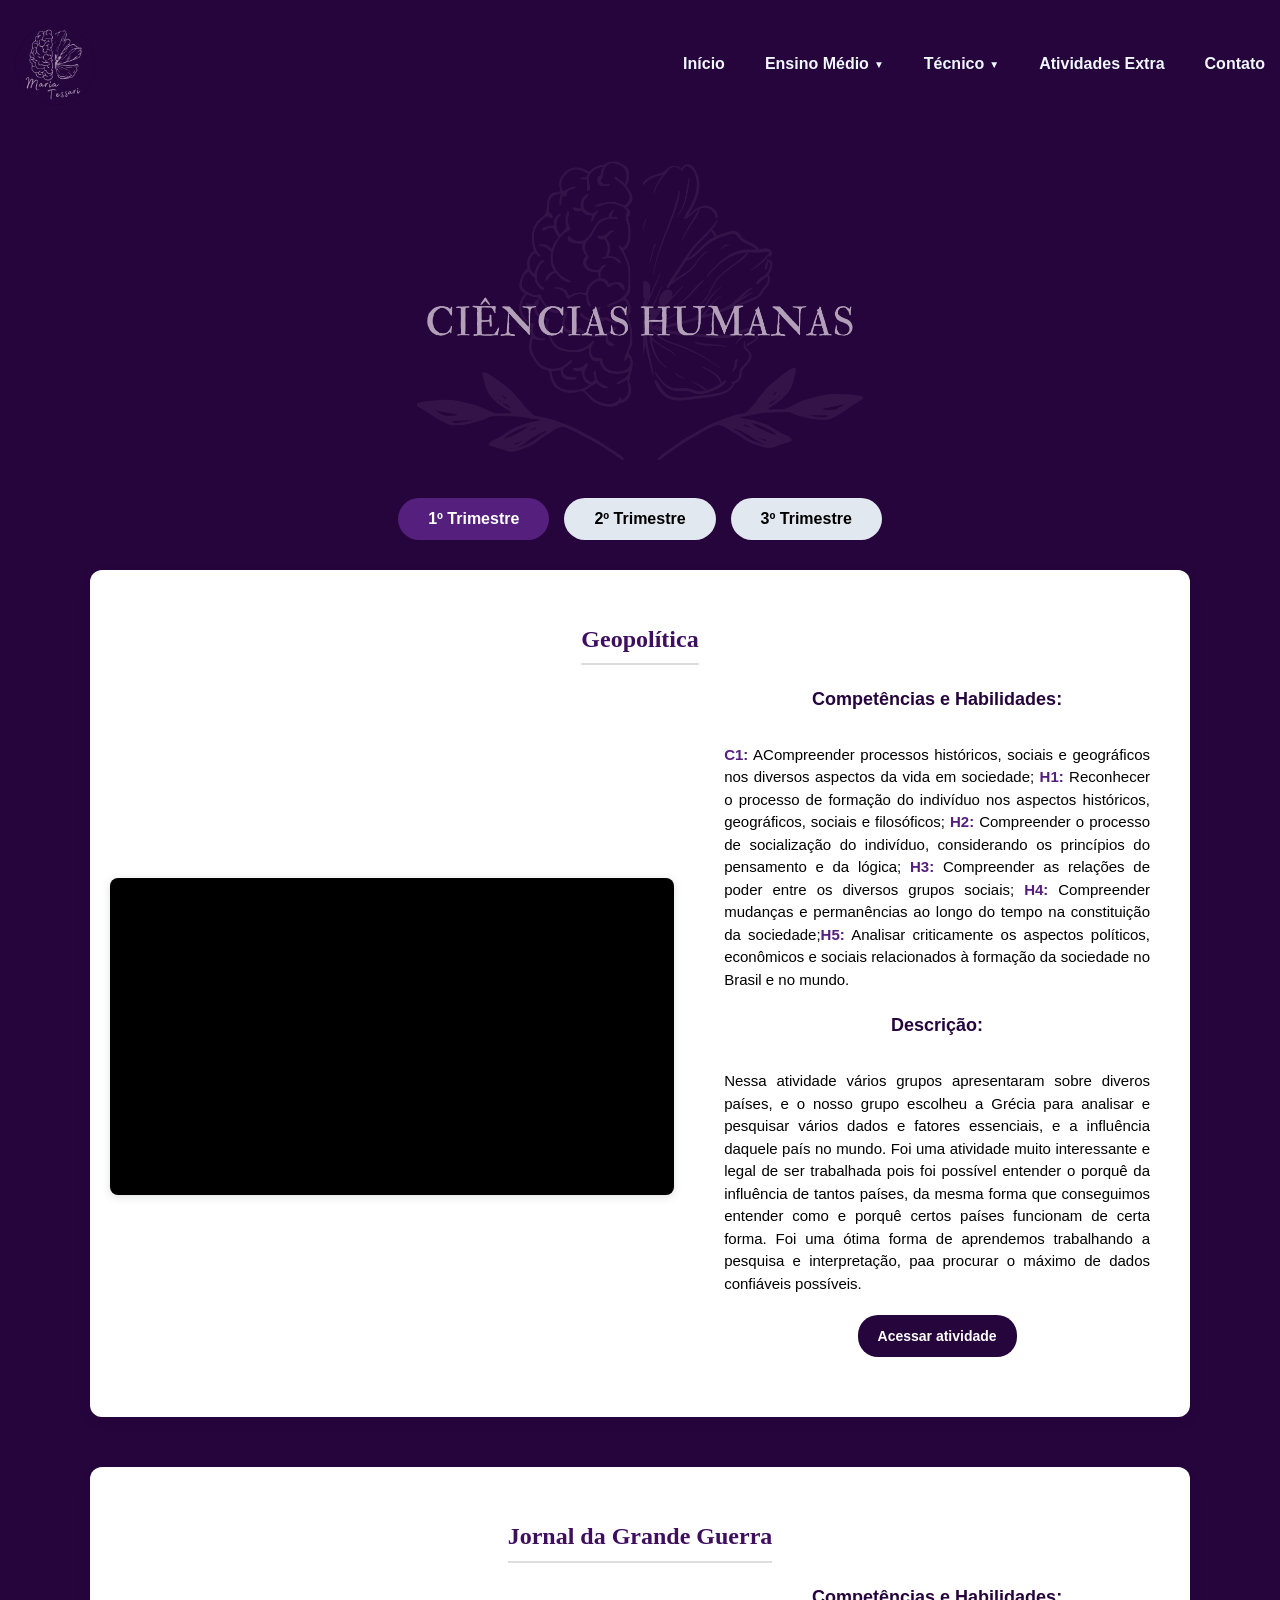
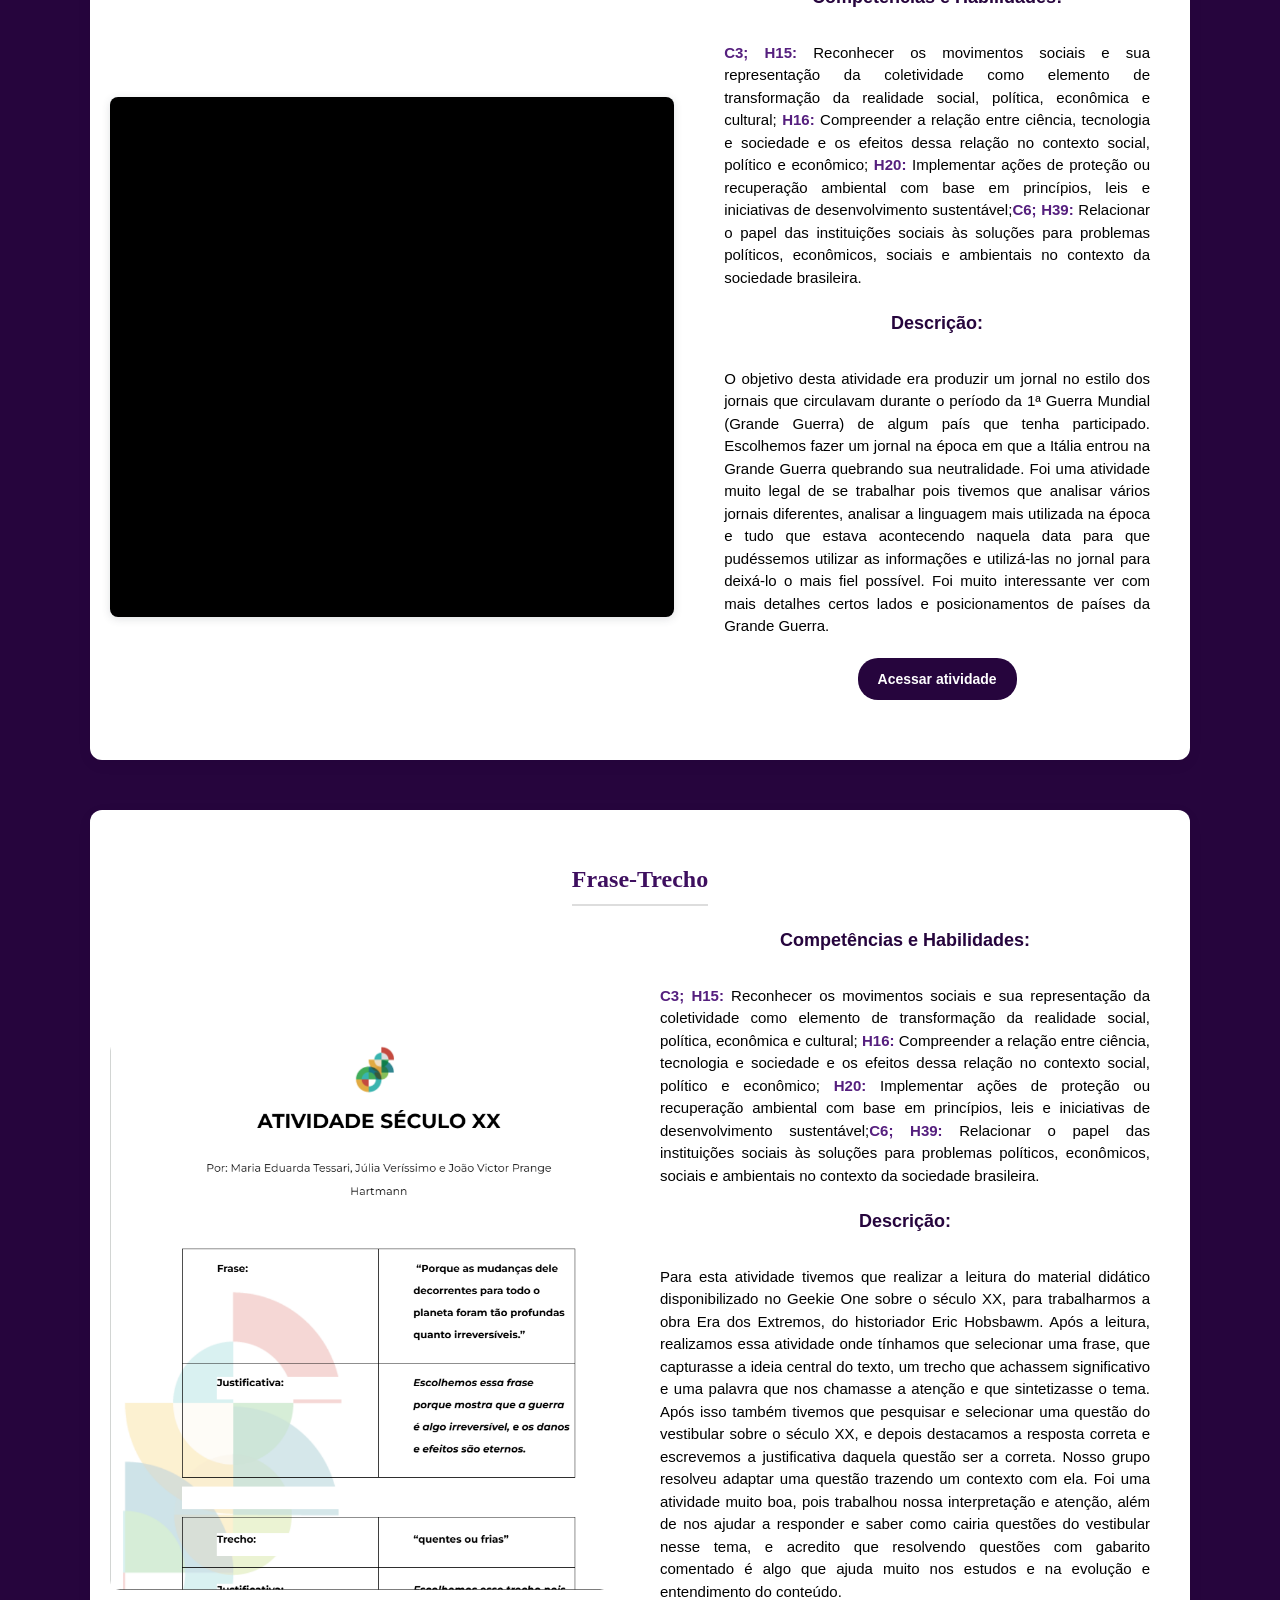
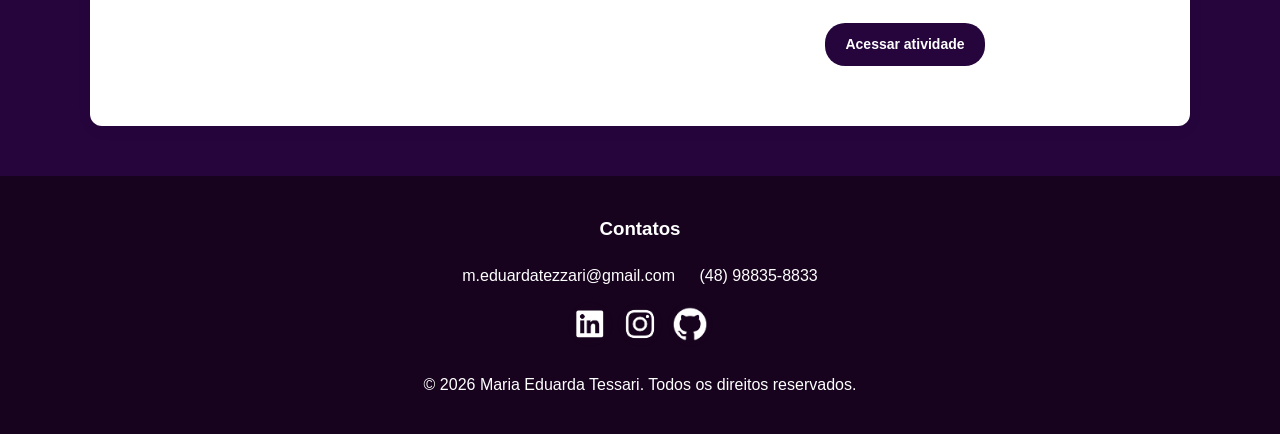
<file: humanas.html>
<!DOCTYPE html>
<html lang="pt-BR">

<head>
    <meta charset="UTF-8">
    <title>Humanas</title>
    <link rel="stylesheet" href="style.css">
    <link rel="icon" href="Fotos/logo-port.png">
</head>

<body>

    <header class="nav-bar">
        <a href="index.html"><img class="logo" src="Fotos/logo-port.png" alt="Minha_Logo"></a>
        <li class="topic">
            <ul><a href="index.html">Início</a></ul>
            <ul class="dropdown">
                <a href="#" class="dropbtn" onclick="toggleMenu(event, 'dropdown-menu')">Ensino Médio<span
                        class="drseta">▼</span></a>
                <div class="dropdown-conteudo" id="dropdown-menu">
                    <a href="linguagens.html">Linguagens</a>
                    <a href="matematica.html">Matemática</a>
                    <a href="natureza.html">Ciências da Natureza</a>
                    <a href="humanas.html">Ciências Humanas</a>
                </div>
            </ul>
            <ul class="dropdown">
                <a href="#" class="dropbt" onclick="toggleMenu(event, 'dropdown-men')">Técnico<span
                        class="drseta">▼</span></a>
                <div class="dropdown-cont" id="dropdown-men">
                    <a href="modelagem.html">Modelagem de Sistemas</a>
                    <a href="iot.html">Internet das Coisas</a>
                    <a href="banco.html">Banco de Dados</a>
                    <a href="desenvolvimento.html">Desenvolvimento de Sistemas</a>
                    <a href="aplicativos.html">Programação de Aplicativos</a>
                </div>
            </ul>
            <ul><a href="atv_extra.html">Atividades Extra</a></ul>
            <ul><a href="#Contatos">Contato</a></ul>
        </li>
    </header>

    <div class="capa-materia">
        <img src="Capas/humanas.png" alt="Capa de Ciências Humanas" class="atividades">
    </div>


    <div class="abas-container">
        <button class="aba-btn ativo" onclick="abrirTrimestre(event, 'trimestre1')">1º Trimestre</button>
        <button class="aba-btn" onclick="abrirTrimestre(event, 'trimestre2')">2º Trimestre</button>
        <button class="aba-btn" onclick="abrirTrimestre(event, 'trimestre3')">3º Trimestre</button>
    </div>

    <div id="trimestre1" class="aba-conteudo" style="display: block;">

        <div class="grid-atividades">
            <div class="atividade-card">
                <h2>Geopolítica</h2>

                <div class="conteudo-lado-a-lado">
                    <div class="canva">
                        <iframe loading="lazy"
                            style="position: absolute; width: 100%; height: 100%; top: 0; left: 0; border: none; padding: 0;margin: 0;"
                            src="https://www.canva.com/design/DAHBMxg2PK8/kD4ZcsFvssbckzZm6y5u6A/view?embed"
                            allowfullscreen="allowfullscreen" allow="fullscreen">
                        </iframe>
                    </div>

                    <div class="atividade-conteudo">
                        <div class="habilidades-descricao">
                            <h4>Competências e Habilidades:</h4>
                            <p><b>C1:</b> ACompreender processos históricos, sociais e geográficos nos diversos aspectos
                                da vida em sociedade;
                                <b>H1:</b> Reconhecer o processo de formação do indivíduo nos aspectos históricos,
                                geográficos, sociais e filosóficos; <b>H2:</b> Compreender o processo de socialização do
                                indivíduo, considerando os princípios do pensamento e da lógica; <b>H3:</b> Compreender
                                as relações de poder entre os diversos grupos sociais;
                                <b>H4:</b> Compreender mudanças e permanências ao longo do tempo na constituição da
                                sociedade;<b>H5:</b> Analisar criticamente os aspectos políticos, econômicos e sociais
                                relacionados à formação da sociedade no Brasil e no mundo.
                            </p>

                            <h4>Descrição:</h4>
                            <p>Nessa atividade vários grupos apresentaram sobre diveros países, e o nosso grupo escolheu
                                a Grécia para analisar e pesquisar vários dados e fatores essenciais, e a influência
                                daquele país no mundo. Foi uma atividade muito interessante e legal de ser trabalhada
                                pois foi possível entender o porquê da influência de tantos países, da mesma forma que
                                conseguimos entender como e porquê certos países funcionam de certa forma. Foi uma ótima
                                forma de aprendemos trabalhando a pesquisa e interpretação, paa procurar o máximo de
                                dados confiáveis possíveis.</p>

                            <a href="https://canva.link/zwqxobr3ihmq58v" target="_blank" rel="noopener noreferrer"
                                class="btn-card">Acessar atividade</a>
                        </div>
                    </div>

                </div>
            </div>
        </div>

        <div class="grid-atividades">
            <div class="atividade-card">
                <h2>Jornal da Grande Guerra</h2>

                <div class="conteudo-lado-a-lado">
                    <div class="canva-meme">
                        <iframe loading="lazy"
                            style="position: absolute; width: 100%; height: 100%; top: 0; left: 0; border: none; padding: 0;margin: 0;"
                            src="https://www.canva.com/design/DAHFt_6U3qw/baasB9ybzgcsMk2eOAjJMQ/view?embed"
                            allowfullscreen="allowfullscreen" allow="fullscreen">
                        </iframe>

                    </div>

                    <div class="atividade-conteudo">
                        <div class="habilidades-descricao">
                            <h4>Competências e Habilidades:</h4>
                            <p><b>C3;</b>
                                <b>H15:</b> Reconhecer os movimentos sociais e sua representação da coletividade como
                                elemento de transformação da realidade social, política, econômica e cultural;
                                <b>H16:</b> Compreender a relação entre ciência, tecnologia e sociedade e os efeitos
                                dessa relação no contexto social, político e econômico;
                                <b>H20:</b> Implementar ações de proteção ou recuperação ambiental com base em
                                princípios, leis e iniciativas de desenvolvimento sustentável;<b>C6;</b>
                                <b>H39:</b> Relacionar o papel das instituições sociais às soluções para problemas
                                políticos, econômicos, sociais e ambientais no contexto da sociedade brasileira.
                            </p>

                            <h4>Descrição:</h4>
                            <p>O objetivo desta atividade era produzir um jornal no estilo dos jornais que circulavam
                                durante o período da 1ª Guerra Mundial (Grande Guerra) de algum país que tenha
                                participado. Escolhemos fazer um jornal na época em que a Itália entrou na Grande Guerra
                                quebrando sua neutralidade. Foi uma atividade muito legal de se trabalhar pois tivemos
                                que analisar vários jornais diferentes, analisar a linguagem mais utilizada na época e
                                tudo que estava acontecendo naquela data para que pudéssemos utilizar as informações e
                                utilizá-las no jornal para deixá-lo o mais fiel possível. Foi muito interessante ver com
                                mais detalhes certos lados e posicionamentos de países da Grande Guerra.</p>

                            <a href="https://canva.link/yd9u7eio60x2acw" target="_blank" rel="noopener noreferrer"
                                class="btn-card">Acessar atividade</a>
                        </div>
                    </div>

                </div>
            </div>
        </div>

        <div class="grid-atividades">
            <div class="atividade-card">
                <h2>Frase-Trecho</h2>

                <div class="conteudo-lado-a-lado">
                    <a
                        href="https://docs.google.com/document/d/1fYlk5hJTl44ldFRV4ht6VosYSfdBaU9JwqxFyQpU1i0/edit?usp=sharing"><img
                            class="analise-img" src="Fotos/frase-humanas.png" alt=""></a>

                    <div class="atividade-conteudo">
                        <div class="habilidades-descricao">
                            <h4>Competências e Habilidades:</h4>
                            <p><b>C3;</b>
                                <b>H15:</b> Reconhecer os movimentos sociais e sua representação da coletividade como
                                elemento de transformação da realidade social, política, econômica e cultural;
                                <b>H16:</b> Compreender a relação entre ciência, tecnologia e sociedade e os efeitos
                                dessa relação no contexto social, político e econômico;
                                <b>H20:</b> Implementar ações de proteção ou recuperação ambiental com base em
                                princípios, leis e iniciativas de desenvolvimento sustentável;<b>C6;</b>
                                <b>H39:</b> Relacionar o papel das instituições sociais às soluções para problemas
                                políticos, econômicos, sociais e ambientais no contexto da sociedade brasileira.
                            </p>

                            <h4>Descrição:</h4>
                            <p>Para esta atividade tivemos que realizar a leitura do material didático disponibilizado
                                no Geekie One sobre o século XX, para trabalharmos a obra Era dos Extremos, do
                                historiador Eric Hobsbawm. Após a leitura, realizamos essa atividade onde tínhamos que
                                selecionar uma frase, que capturasse a ideia central do texto, um trecho que achassem
                                significativo e uma palavra que nos chamasse a atenção e que sintetizasse o tema. Após
                                isso também tivemos que pesquisar e selecionar uma questão do vestibular sobre o século
                                XX, e depois destacamos a resposta correta e escrevemos a justificativa daquela questão
                                ser a correta. Nosso grupo resolveu adaptar uma questão trazendo um contexto com ela.
                                Foi uma atividade muito boa, pois trabalhou nossa interpretação e atenção, além de nos
                                ajudar a responder e saber como cairia questões do vestibular nesse tema, e acredito que
                                resolvendo questões com gabarito comentado é algo que ajuda muito nos estudos e na
                                evolução e entendimento do conteúdo.</p>

                            <a href="https://docs.google.com/document/d/1fYlk5hJTl44ldFRV4ht6VosYSfdBaU9JwqxFyQpU1i0/edit?usp=sharing"
                                target="_blank" rel="noopener noreferrer" class="btn-card">Acessar atividade</a>
                        </div>
                    </div>

                </div>
            </div>
        </div>

    </div>

    <div id="trimestre2" class="aba-conteudo">
        <div class="grid-atividades">
            <div class="atividade-card">
                <h2>Apagamento da Alteridade</h2>

                <div class="conteudo-lado-a-lado">
                    <div class="canva">
                        <iframe loading="lazy"
                            style="position: absolute; width: 100%; height: 100%; top: 0; left: 0; border: none; padding: 0;margin: 0;"
                            src="https://www.canva.com/design/DAHNBDwgL2c/vHWB68f0ysaWuaW_98KKVw/view?embed"
                            allowfullscreen="allowfullscreen" allow="fullscreen">
                        </iframe>
                        <a href="https:&#x2F;&#x2F;www.canva.com&#x2F;design&#x2F;DAHNBDwgL2c&#x2F;vHWB68f0ysaWuaW_98KKVw&#x2F;view?utm_content=DAHNBDwgL2c&amp;utm_campaign=designshare&amp;utm_medium=embeds&amp;utm_source=link"
                            target="_blank" rel="noopener">Imigrantes e refugiados | HUMANAS</a> de Júlia Verissimo
                    </div>

                    <div class="atividade-conteudo">
                        <div class="habilidades-descricao">
                            <h4>Competências e Habilidades:</h4>
                            <p>
                                <b>H27:</b> Analisar hipóteses e questões ambientais, sociais, econômicas, políticas e
                                culturais, a partir de leituras e debates;
                                <b>H26:</b> CComparar pontos de vista e ações sobre práticas do indivíduo ou grupo
                                social em diferentes contextos;
                                <b>H22:</b> Analisar, na perspectiva humana e social, as principais características e
                                dinâmicas dos fluxos da sociedade;
                                <b>H10:</b> Compreender as transformações no mundo do trabalho, geradas por mudanças na
                                ordem econômica.
                            </p>

                            <h4>Descrição:</h4>
                            <p>O objetivo desta atividade era pesquisrmos situações onde pudéssemos enxergar a
                                desumanização da mesma forma que o Primo Levi retratou sobre Auschwitz. Escolhemos então
                                pesquisar sobre a situação dos imigrantes e reugiados, tanto no Brasil, quanto nos
                                Estados Unidos (como foco esses dois países, mas também abrangendo dados de outros
                                países). Dessa forma conseguimos evidenciar a desumanização e a precarização e a forma
                                cruel com que tratam diversos refugiados e imigrantes. Também aprendemos sobre a
                                diferença entre esses dois termos e também fizemos uma análise filósofica envolvendo o
                                apagamento da alteridade. Foi uma atividade muito interessante pois estudamos o que
                                Primo Levi falava sobre e depois buscamos isso em diversas situações no mundo,
                                evidenciando ainda mais os problemas sofridos por minorias, que ficam apagados e são
                                poucos comentados na sociedade. </p>

                            <a href="https://www.canva.com/design/DAHNBDwgL2c/vHWB68f0ysaWuaW_98KKVw/view?embed"
                                target="_blank" rel="noopener noreferrer" class="btn-card">Acessar atividade</a>
                        </div>
                    </div>

                </div>
            </div>
        </div>

        <div class="grid-atividades">
            <div class="atividade-card">
                <h2>Cinema e Totalitarismo</h2>

                <div class="conteudo-lado-a-lado">
                    <div class="canva">
                        <iframe loading="lazy"
                            style="position: absolute; width: 100%; height: 100%; top: 0; left: 0; border: none; padding: 0;margin: 0;"
                            src="https://www.canva.com/design/DAHJvHNWHSo/vY0lSPitHlOJ_lu1xnwmTA/view?embed"
                            allowfullscreen="allowfullscreen" allow="fullscreen">
                        </iframe>
                        <a href="https:&#x2F;&#x2F;www.canva.com&#x2F;design&#x2F;DAHNBDwgL2c&#x2F;vHWB68f0ysaWuaW_98KKVw&#x2F;view?utm_content=DAHNBDwgL2c&amp;utm_campaign=designshare&amp;utm_medium=embeds&amp;utm_source=link"
                            target="_blank" rel="noopener"></a>
                    </div>

                    <div class="atividade-conteudo">
                        <div class="habilidades-descricao">
                            <h4>Competências e Habilidades:</h4>
                            <p>
                                <b>H10:</b> Compreender as transformações no mundo do trabalho, geradas por mudanças na
                                ordem econômica;
                                <b>H22:</b> Analisar, na perspectiva humana e social, as principais características e
                                dinâmicas dos fluxos da sociedade;
                                <b>H26:</b> Comparar pontos de vista e ações práticas do indivíduo ou grupo social em
                                diferentes contextos. <b>H27: </b> Analisar hipóteses e questões ambientais, sociais,
                                econômicas, políticas e culturais, a partir de leituras e debates;
                            </p>

                            <h4>Descrição:</h4>
                            <p>Para começar a fazer a atividade, a turma assistiu um trecho do filme d'O Rei Leão, e
                                analisamos as característics principais d eum regime totalitarista, e entâo cada grupo
                                escolheu um filme para fazer o mesmo. O objetivo desta atividade era encontrar as
                                características do regime totalitário e suas práticas dentro de filmes. Escolhemos a
                                trilogia de filmes de "Jogos Vorazes", pois ele retrata uma realidade distópica pós
                                guerra, onde utilizam dos jogos, do medo e da mídia para controlar as pessoas. Então,
                                assistimos aos filmes e separamos cenas que evidenciassem as características principais
                                do totalitarismo, explicando como ela se referenciava a história e a realidade. Foi uma
                                atividade muito legal, pois conseguimos trabalhar um conceito importante através de
                                obras que gostamos, o que ajudou a fixar o conteúdo e entender a importância de conhecer
                                a nossa história. </p>

                            <a href="https://canva.link/7hsypwxrwzrrou2" target="_blank" rel="noopener noreferrer"
                                class="btn-card">Acessar atividade</a>
                        </div>
                    </div>

                </div>
            </div>
        </div>

        <div class="grid-atividades">
            <div class="atividade-card">
                <h2>Sociedade e Política: As mulheres no Afeganistão</h2>

                <div class="conteudo-lado-a-lado">
                    <div class="canva">
                        <iframe loading="lazy"
                            style="position: absolute; width: 100%; height: 100%; top: 0; left: 0; border: none; padding: 0;margin: 0;"
                            src="https://www.canva.com/design/DAHR4q2h35w/AFD2Asu3Bs9v4O-R_dhcmg/view?embed"
                            allowfullscreen="allowfullscreen" allow="fullscreen">
                        </iframe>
                        <a href="https:&#x2F;&#x2F;www.canva.com&#x2F;design&#x2F;DAHNBDwgL2c&#x2F;vHWB68f0ysaWuaW_98KKVw&#x2F;view?utm_content=DAHNBDwgL2c&amp;utm_campaign=designshare&amp;utm_medium=embeds&amp;utm_source=link"
                            target="_blank" rel="noopener"></a>
                    </div>

                    <div class="atividade-conteudo">
                        <div class="habilidades-descricao">
                            <h4>Competências e Habilidades:</h4>
                            <p>
                                <b>H30:</b> Analisar as lutas sociais e conquistas obtidas no que se refere às mudanças
                                nas legislações ou nas políticas públicas;
                                <b>H39:</b> Relacionar o papel das instituições sociais às soluções para problemas
                                políticos, econômicos, sociais e ambientais no contexto da sociedade brasileira e do
                                mundo;
                                <b>H40:</b> Analisar o processo de formação das instituições sociais e políticas,
                                compreendendo seu papel na sociedade.
                            </p>

                            <h4>Descrição:</h4>
                            <p>O tema dessa atividade era livre dentro da temática sociedade e política. Nosso grupo
                                escolheu falar sobre a situação atual das mulheres no Afeganistâo, um assunto que foi
                                bem comentado e evidenciado, mas que tem diminuído sua repercussão nos últimos dias.
                                Com isso, resolvemos trazer uma introdução de como está a situação atual, de como
                                funciona o governo do Talibã, mostrando também uma linha do tempo, e fotos de como era
                                antes desse governo assumir o poder. Também resolvemos mostrar o que acontece com uma
                                mulher aos 17 anos no Afeganistão, para mostrar as grandes diferenças da nossa realidade
                                no Brasil e a realidade das mulheres da nossa própria idade no Afeganistão. Essa foi uma
                                atividade desafiadora, pois pensar em um tema que gostaríamos de falar dentro da
                                temática pré estabelecida pelos professores, mas também foi bem interessante ver a forma
                                como poderíamos abordar alguns assuntos.</p>

                            <a href="https://canva.link/i8wvusjb5h6djhd" target="_blank" rel="noopener noreferrer"
                                class="btn-card">Acessar atividade</a>
                        </div>
                    </div>

                </div>
            </div>
        </div>

    </div>

    <div id="trimestre3" class="aba-conteudo">
        <div class="grid-atividades">
            <div class="atividade-card">
                <h2>República Liberal: Brasília - Nova Capital</h2>

                <div class="conteudo-lado-a-lado">
                    <div class="canva">
                        <iframe loading="lazy"
                            style="position: absolute; width: 100%; height: 100%; top: 0; left: 0; border: none; padding: 0;margin: 0;"
                            src="https://www.canva.com/design/DAHb7IlYflQ/xQ5ZCfBOB-Jcp9ff4WEsFQ/view?embed"
                            allowfullscreen="allowfullscreen" allow="fullscreen"> </iframe>

                    </div>

                    <div class="atividade-conteudo">
                        <div class="habilidades-descricao">
                            <h4>Competências e Habilidades:</h4>
                            <p>
                                <b>H36:</b> Propor interpretações e soluções para problemas identificados no contexto
                                social brasileiro;
                                <b>H39:</b> Relacionar o papel das instituições sociais às soluções para problemas
                                políticos, econômicos, sociais e ambientais no contexto da sociedade brasileira e do
                                mundo;
                                <b>H40:</b> Analisar o processo de formação das instituições sociais e políticas,
                                compreendendo seu papel na sociedade.
                            </p>

                            <h4>Descrição:</h4>
                            <p>Estudando sobre a República Liberal, entramos no tema da capital do Brasil: Brasília, e o
                                objetivo dessa atividade era exatamente imaginarmos uma nova capital para o país,
                                abrangendo localização geográfica, planta baixa, características, nome e etc. Foi uma
                                atividade bem interessante e desafiadora, pois explorava muito a criatividade dentro da
                                realidade atual/do ano em que Brasília foi construída. Dessa forma, pensamos em uma
                                localização estratégica para a capital e características principais que queríamos, como
                                a proximidade de locais como escola, institutos, hospitais, entre outras, para facilitar
                                a locomoção. Também criamos a planta baixa, com a ajuda da IA para que ficasse um mapa
                                interativo, e pensamos em uma capital que não dependesse necessariamente do governo e
                                que fosse funcional para os habitantes. Por fim, o nome escolhido foi Hartessa, a junção
                                dos sobrenomes Hartmann e Tessari, os dois integrantes do desenvolvimento do trabalho,
                                mas que pensamos em algo único, um nome diferente que mostrasse a essência. Foi uma
                                atividade ótima. </p>

                            <a href="https://canva.link/segfo2p3se3tgcn" target="_blank" rel="noopener noreferrer"
                                class="btn-card">Acessar atividade</a>
                        </div>
                    </div>

                </div>
            </div>
        </div>

        <div class="grid-atividades">
            <div class="atividade-card">
                <h2>República Liberal: Brasília - Nova Capital</h2>

                <div class="conteudo-lado-a-lado">
                    <div class="canva">
                        <iframe loading="lazy"
                            style="position: absolute; width: 100%; height: 100%; top: 0; left: 0; border: none; padding: 0;margin: 0;"
                            src="https://www.canva.com/design/DAHatwQ2xTo/8FD74p00CkF3RbJi9Sv4xg/view?embed"
                            allowfullscreen="allowfullscreen" allow="fullscreen"> </iframe>

                    </div>

                    <div class="atividade-conteudo">
                        <div class="habilidades-descricao">
                            <h4>Competências e Habilidades:</h4>
                            <p>
                                <b>H28:</b> Analisar as diversas fontes de informação e a influência na formação da
                                opinião do indivíduo e na construção da vida em sociedade;
                                <b>H39:</b> Relacionar o papel das instituições sociais às soluções para problemas
                                políticos, econômicos, sociais e ambientais no contexto da sociedade brasileira e do
                                mundo;
                                <b>H32:</b> Relacionar ética, moral, cidadania e democracia na organização das
                                sociedades; <b>H39:</b> Relacionar o papel das instituições sociais às soluções para
                                problemas políticos, econômicos, sociais e ambientais no contexto da sociedade
                                brasileira; <b>H40: </b>Analisar o processo de formação das instituições sociais e
                                políticas, compreendendo seu papel na sociedade.
                            </p>

                            <h4>Descrição:</h4>
                            <p>Com os nossos estudos sobre a Guerra Fria, tínhamos que realizar um trabalho
                                representando as duas superpotências que foram rivais na Guerra Fria: União Soviética e
                                os Estados Unidos. Então, teríamos que realizar uma pesquisa, escolhendo várias coisas
                                para representar ambos os lados, fazendo uma comparação direta do conflito da época, e
                                após isso, uma apresentação reunindo o que foi pesquisado de acordo com o documento
                                norteador.
                                Foi uma atividade muito interessante e bem legal, pois dessa forma conseguimos entender
                                melhor a proporção que foi a Guerra Fria e comparar diretamente alguns fatores como a
                                corrida armamentista, espacial, competição esportiva e gráficos diretos de comparação
                                das da URSS e dos EUA. Além disso, também tivemos que pesquisar personagens fictícios
                                que poderiam representar ambos os países nesse período da União Soviética. Foi uma ótima
                                forma de trabalhar e estudar mais a fundo alguns aspectos desse conflito.</p>

                            <a href="https://canva.link/trda8y57s39de28" target="_blank" rel="noopener noreferrer"
                                class="btn-card">Acessar atividade</a>
                        </div>
                    </div>

                </div>
            </div>
        </div>

        <div class="grid-atividades">
            <div class="atividade-card">
                <h2>Guerra Fria</h2>

                <div class="conteudo-lado-a-lado">
                    <div class="canva">
                        <iframe loading="lazy"
                            style="position: absolute; width: 100%; height: 100%; top: 0; left: 0; border: none; padding: 0;margin: 0;"
                            src="https://www.canva.com/design/DAHb7IlYflQ/xQ5ZCfBOB-Jcp9ff4WEsFQ/view?embed"
                            allowfullscreen="allowfullscreen" allow="fullscreen"> </iframe>

                    </div>

                    <div class="atividade-conteudo">
                        <div class="habilidades-descricao">
                            <h4>Competências e Habilidades:</h4>
                            <p>
                                <b>H36:</b> Propor interpretações e soluções para problemas identificados no contexto
                                social brasileiro;
                                <b>H39:</b> Relacionar o papel das instituições sociais às soluções para problemas
                                políticos, econômicos, sociais e ambientais no contexto da sociedade brasileira e do
                                mundo;
                                <b>H40:</b> Analisar o processo de formação das instituições sociais e políticas,
                                compreendendo seu papel na sociedade.
                            </p>

                            <h4>Descrição:</h4>
                            <p>Com os nossos estudos sobre a Guerra Fria, tínhamos que realizar um trabalho
                                representando as duas superpotências que foram rivais na Guerra Fria: União Soviética e
                                os Estados Unidos. Então, teríamos que realizar uma pesquisa, escolhendo várias coisas
                                para representar ambos os lados, fazendo uma comparação direta do conflito da época, e
                                após isso, uma apresentação reunindo o que foi pesquisado de acordo com o documento
                                norteador.
                                Foi uma atividade muito interessante e bem legal, pois dessa forma conseguimos entender
                                melhor a proporção que foi a Guerra Fria e comparar diretamente alguns fatores como a
                                corrida armamentista, espacial, competição esportiva e gráficos diretos de comparação
                                das da URSS e dos EUA. Além disso, também tivemos que pesquisar personagens fictícios
                                que poderiam representar ambos os países nesse período da União Soviética. Foi uma ótima
                                forma de trabalhar e estudar mais a fundo alguns aspectos desse conflito. </p>

                            <a href="https://canva.link/segfo2p3se3tgcn" target="_blank" rel="noopener noreferrer"
                                class="btn-card">Acessar atividade</a>
                        </div>
                    </div>

                </div>
            </div>
        </div>



    </div>

    <footer id="Contatos">
        <h3>Contatos</h3>
        <ul>
            <li>m.eduardatezzari@gmail.com</li>
            <li>(48) 98835-8833</li> <br>
            <div class="icon">
                <a href="https://www.linkedin.com/in/maria-eduarda-tessari-6a8666365/" target="_blank"><img
                        src="Fotos/LinkedIn.png" alt="LinkedIn"></a>

                <a href="https://www.instagram.com/madutessari/" target="_blank"><img src="Fotos/Instagram.png"
                        alt="Instagram"></a>

                <a href="https://github.com/MariaTessari" target="_blank"><img src="Fotos/GitHub.png" alt="GitHub"></a>
            </div>
        </ul>
        <p>&copy; 2026 Maria Eduarda Tessari. Todos os direitos reservados.</p>
    </footer>
    <script src="script.js"></script>
</body>

</html>
</file>
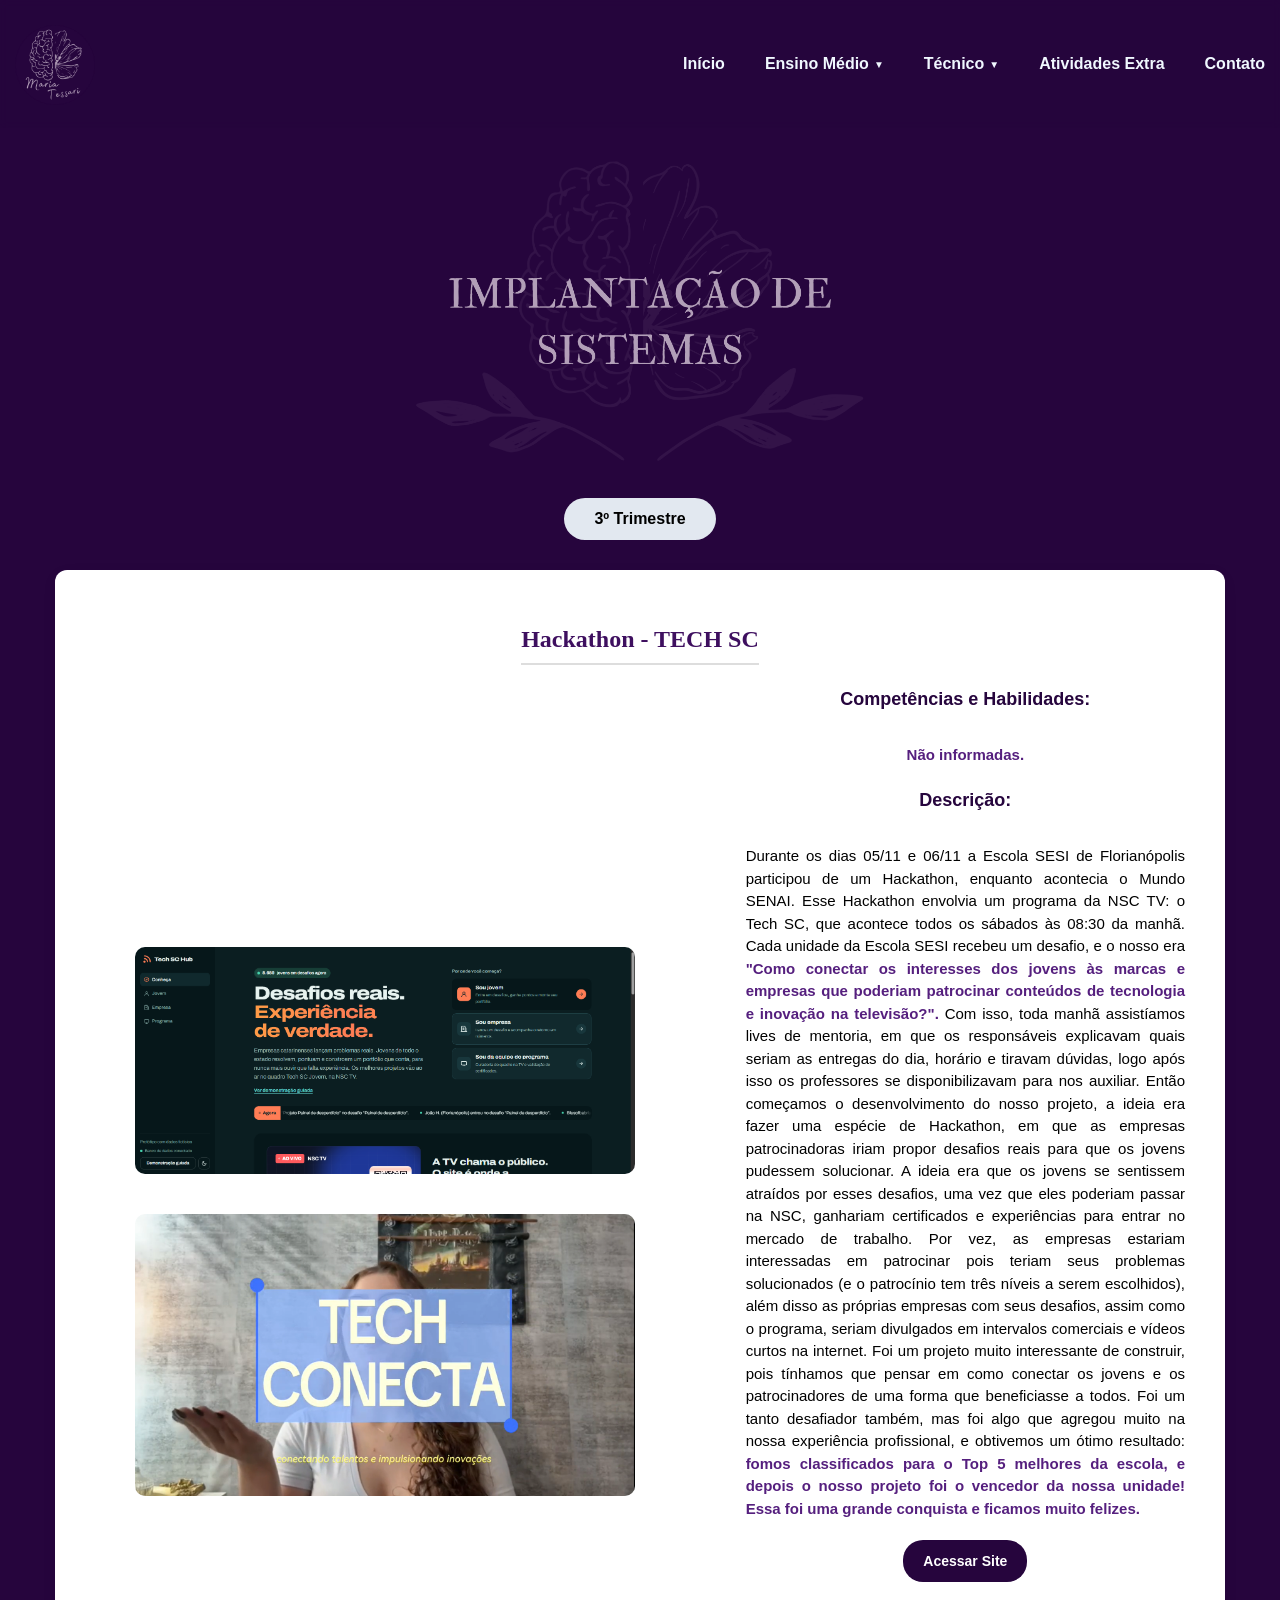
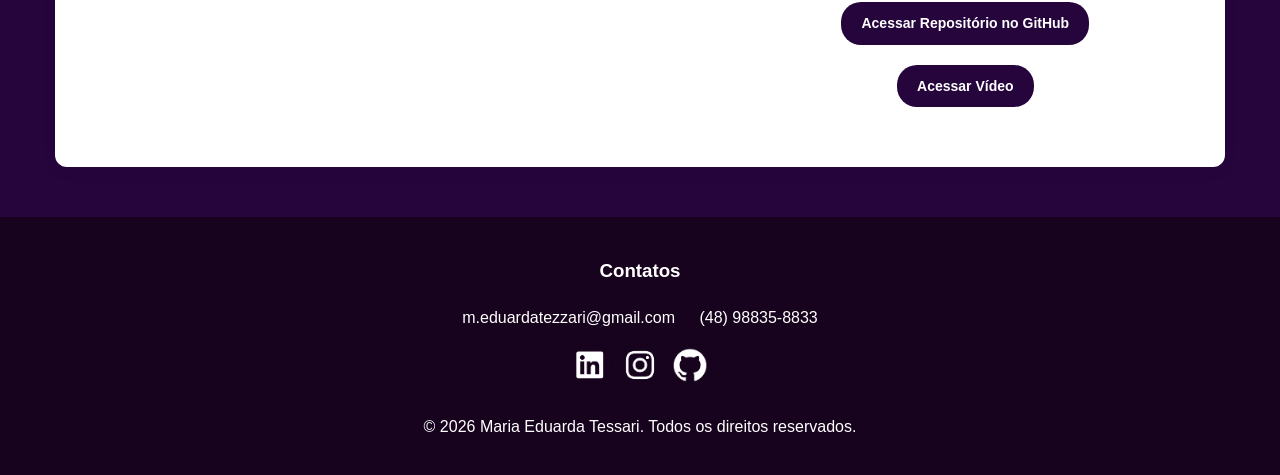
<file: implantacao.html>
<!DOCTYPE html>
<html lang="pt-BR">

<head>
    <meta charset="UTF-8">
    <title>Implantação de Sistemas</title>
    <link rel="stylesheet" href="style.css">
    <link rel="icon" href="Fotos/logo-port.png">
</head>

<body>

    <header class="nav-bar">
        <a href="index.html"><img class="logo" src="Fotos/logo-port.png" alt="Minha_Logo"></a>
        <li class="topic">
            <ul><a href="index.html">Início</a></ul>
            <ul class="dropdown">
                <a href="#" class="dropbtn" onclick="toggleMenu(event, 'dropdown-menu')">Ensino Médio<span
                        class="drseta">▼</span></a>
                <div class="dropdown-conteudo" id="dropdown-menu">
                    <a href="linguagens.html">Linguagens</a>
                    <a href="matematica.html">Matemática</a>
                    <a href="natureza.html">Ciências da Natureza</a>
                    <a href="humanas.html">Ciências Humanas</a>
                </div>
            </ul>
            <ul class="dropdown">
                <a href="#" class="dropbt" onclick="toggleMenu(event, 'dropdown-men')">Técnico<span
                        class="drseta">▼</span></a>
                <div class="dropdown-cont" id="dropdown-men">
                    <a href="modelagem.html">Modelagem de Sistemas</a>
                    <a href="iot.html">Internet das Coisas</a>
                    <a href="banco.html">Banco de Dados</a>
                    <a href="desenvolvimento.html">Desenvolvimento de Sistemas</a>
                    <a href="aplicativos.html">Programação de Aplicativos</a>
                    <a href="implantacao.html">Implantação de Sistemas</a>
                    <a href="teste.html">Teste de Sistemas</a>
                </div>
            </ul>
            <ul><a href="atv_extra.html">Atividades Extra</a></ul>
            <ul><a href="#Contatos">Contato</a></ul>
        </li>
    </header>

    <div class="capa-materia">
        <img src="Capas/implantacao.png" alt="Capa de Implantação de Sistemas" class="atividades">
    </div>

    <div class="abas-container">
        <button class="aba-btn" onclick="abrirTrimestre(event, 'trimestre3')">3º Trimestre</button>
    </div>

    <div id="trimestre3" class="aba-conteudo" style="display: block;">

        <!-- <section class="materia-secao bg-claro"> -->
        <div class="grid-atividades-prix">
            <div class="atividade-card">
                <h2>Hackathon - TECH SC</h2>

                <div class="conteudo-lado-a-lado">
                    <div class="canva-3">
                        <a href="https://tech-sc.vercel.app/" target="_blank" rel="noopener noreferrer">
                            <img class="analise-img" src="Fotos/site-tech.png" alt="Dashboard do Site">
                        </a>
                        <a href="https://drive.google.com/file/d/1oa8Sx5KveVGAU-KGoKnJ9WbH4h1bCEU3/view?usp=sharing"
                            target="_blank" rel="noopener noreferrer">
                            <img class="analise-img" src="Fotos/pitch-tech.png" alt="Capa do Pitch">
                        </a>
                    </div>

                    <div class="atividade-conteudo">
                        <div class="habilidades-descricao">
                            <h4>Competências e Habilidades:</h4>
                            <p><b>Não informadas.</b></p>

                            <h4>Descrição:</h4>
                            <p>Durante os dias 05/11 e 06/11 a Escola SESI de Florianópolis participou de um Hackathon,
                                enquanto acontecia o Mundo SENAI. Esse Hackathon envolvia um programa da NSC TV: o Tech
                                SC, que acontece todos os sábados às 08:30 da manhã. Cada unidade da Escola SESI recebeu
                                um desafio, e o nosso era <b>"Como conectar os interesses dos jovens às marcas e
                                    empresas
                                    que poderiam patrocinar conteúdos de tecnologia e inovação na televisão?".</b> Com
                                isso, toda manhã assistíamos lives de mentoria, em que os responsáveis explicavam quais
                                seriam as entregas do dia, horário e tiravam dúvidas, logo após isso os professores se
                                disponibilizavam para nos auxiliar. Então começamos o desenvolvimento do nosso projeto,
                                a ideia era fazer uma espécie de Hackathon, em que as empresas patrocinadoras iriam
                                propor desafios reais para que os jovens pudessem solucionar. A ideia era que os jovens
                                se sentissem atraídos por esses desafios, uma vez que eles poderiam passar na NSC,
                                ganhariam certificados e experiências para entrar no mercado de trabalho. Por vez, as
                                empresas estariam interessadas em patrocinar pois teriam seus problemas solucionados (e
                                o patrocínio tem três níveis a serem escolhidos), além disso as próprias empresas com
                                seus desafios, assim como o programa, seriam divulgados em intervalos comerciais e
                                vídeos curtos na internet. Foi um projeto muito interessante de construir, pois tínhamos
                                que pensar em como conectar os jovens e os patrocinadores de uma forma que beneficiasse
                                a todos. Foi um tanto desafiador também, mas foi algo que agregou muito na nossa
                                experiência profissional, e obtivemos um ótimo resultado: <b>fomos classificados para o
                                    Top
                                    5 melhores da escola, e depois o nosso projeto foi o vencedor da nossa unidade! Essa
                                    foi uma grande conquista e ficamos muito felizes.</b></p>

                            <a href="https://tech-sc.vercel.app/" target="_blank" rel="noopener noreferrer"
                                class="btn-card">Acessar Site</a>
                            <a href="https://github.com/caetanorocha1113/tech.git" target="_blank"
                                rel="noopener noreferrer" class="btn-card">Acessar Repositório no GitHub</a>
                            <a href="https://drive.google.com/file/d/1oa8Sx5KveVGAU-KGoKnJ9WbH4h1bCEU3/view?usp=sharing"
                                target="_blank" rel="noopener noreferrer" class="btn-card">Acessar Vídeo</a>
                        </div>
                    </div>
                </div>
            </div>


            <!-- </section> -->
        </div>



        <footer id="Contatos">
            <h3>Contatos</h3>
            <ul>
                <li>m.eduardatezzari@gmail.com</li>
                <li>(48) 98835-8833</li> <br>
                <div class="icon">
                    <a href="https://www.linkedin.com/in/maria-eduarda-tessari-6a8666365/" target="_blank"><img
                            src="Fotos/LinkedIn.png" alt="LinkedIn"></a>

                    <a href="https://www.instagram.com/madutessari/" target="_blank"><img src="Fotos/Instagram.png"
                            alt="Instagram"></a>

                    <a href="https://github.com/MariaTessari" target="_blank"><img src="Fotos/GitHub.png"
                            alt="GitHub"></a>
                </div>
            </ul>
            <p>&copy; 2026 Maria Eduarda Tessari. Todos os direitos reservados.</p>
        </footer>

        <script src="script.js"></script>

</body>

</html>
</file>
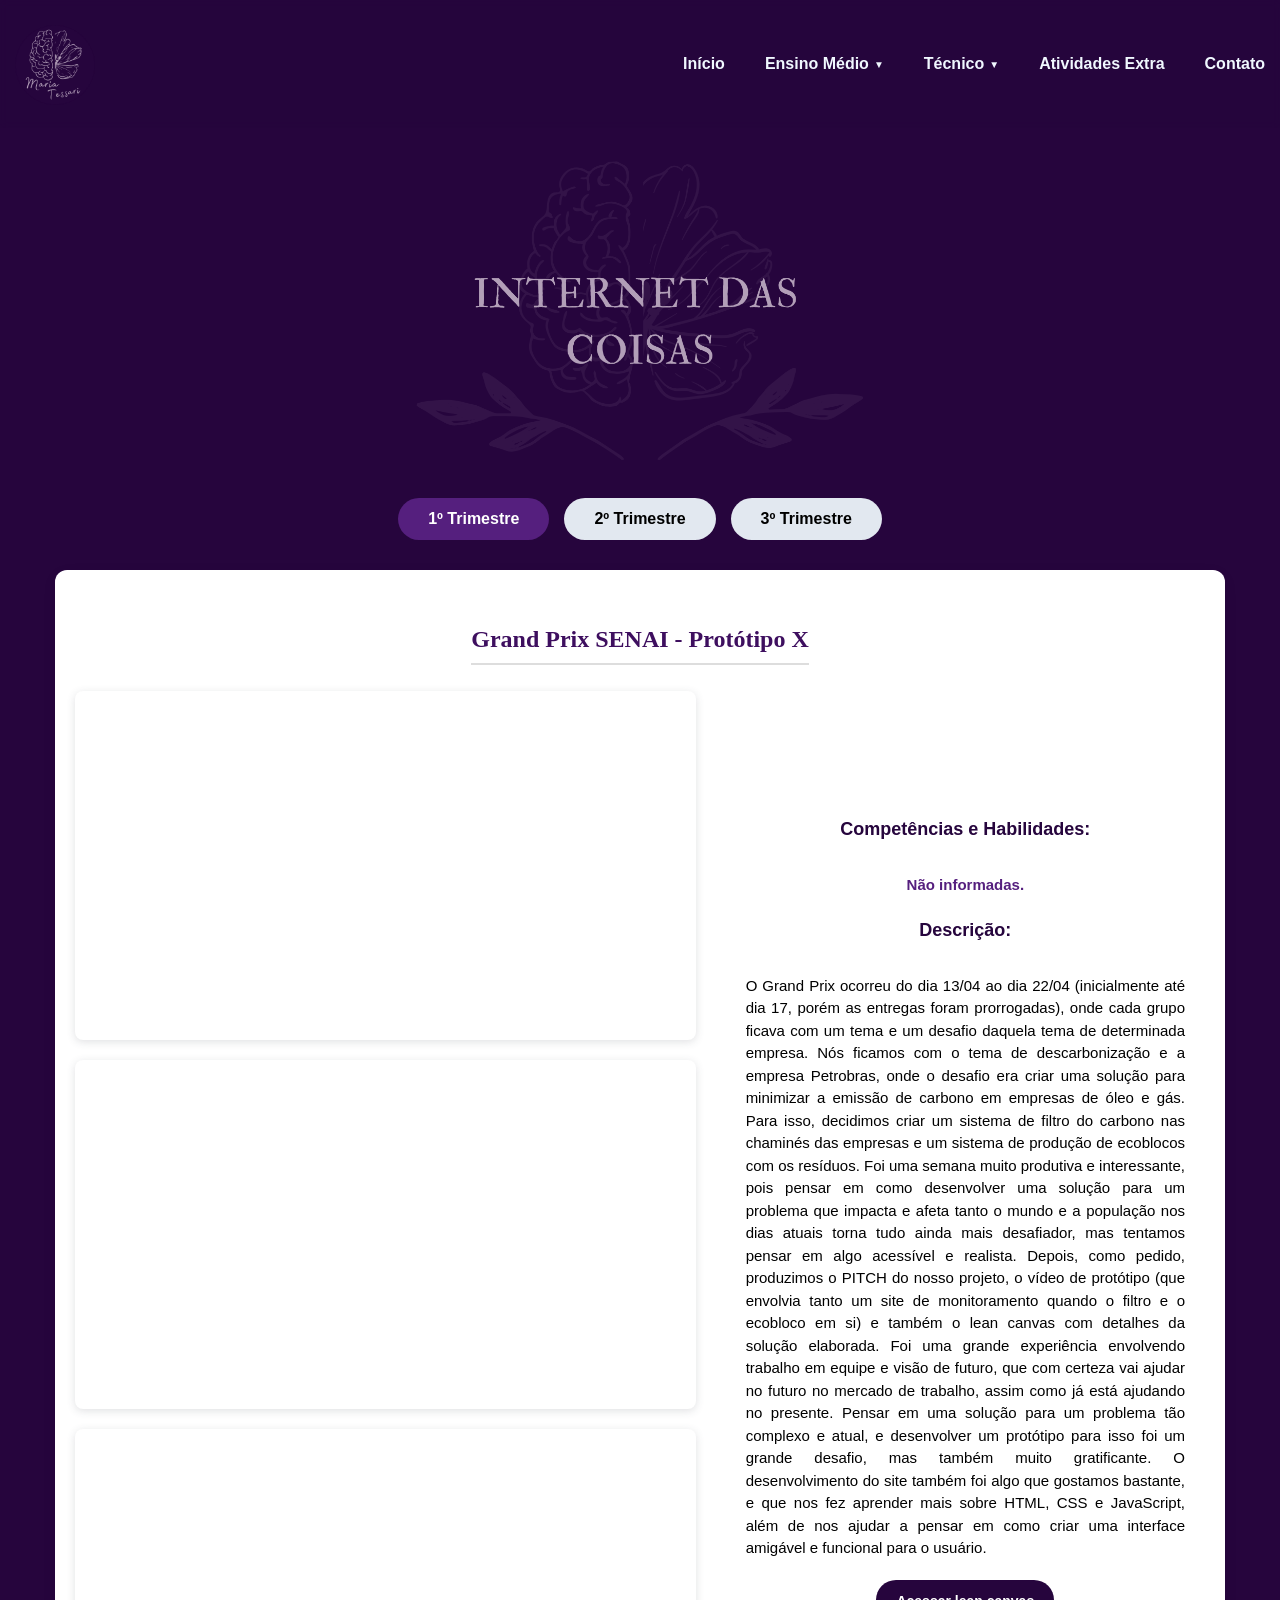
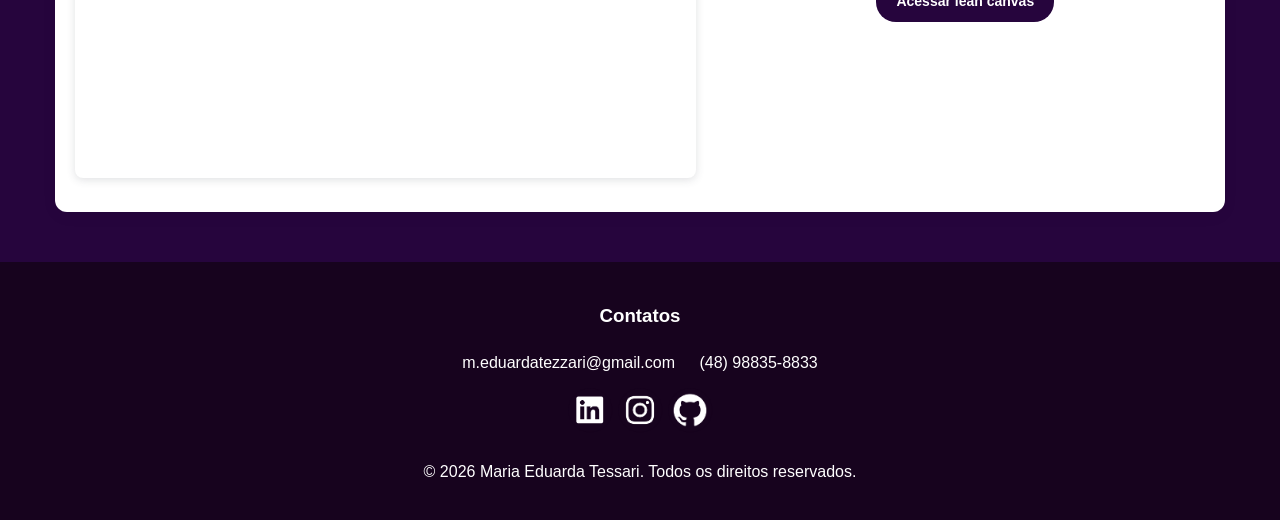
<file: iot.html>
<!DOCTYPE html>
<html lang="pt-BR">

<head>
    <meta charset="UTF-8">
    <title>Internet das Coisas</title>
    <link rel="stylesheet" href="style.css">
    <link rel="icon" href="Fotos/logo-port.png">
</head>

<body>

    <header class="nav-bar">
        <a href="index.html"><img class="logo" src="Fotos/logo-port.png" alt="Minha_Logo"></a>
        <li class="topic">
            <ul><a href="index.html">Início</a></ul>
            <ul class="dropdown">
                <a href="#" class="dropbtn" onclick="toggleMenu(event, 'dropdown-menu')">Ensino Médio<span
                        class="drseta">▼</span></a>
                <div class="dropdown-conteudo" id="dropdown-menu">
                    <a href="linguagens.html">Linguagens</a>
                    <a href="matematica.html">Matemática</a>
                    <a href="natureza.html">Ciências da Natureza</a>
                    <a href="humanas.html">Ciências Humanas</a>
                </div>
            </ul>
            <ul class="dropdown">
                <a href="#" class="dropbt" onclick="toggleMenu(event, 'dropdown-men')">Técnico<span
                        class="drseta">▼</span></a>
                <div class="dropdown-cont" id="dropdown-men">
                    <a href="modelagem.html">Modelagem de Sistemas</a>
                    <a href="iot.html">Internet das Coisas</a>
                    <a href="banco.html">Banco de Dados</a>
                    <a href="desenvolvimento.html">Desenvolvimento de Sistemas</a>
                    <a href="aplicativos.html">Programação de Aplicativos</a>
                    <a href="implantacao.html">Implantação de Sistemas</a>
                    <a href="teste.html">Teste de Sistemas</a>
                </div>
            </ul>
            <ul><a href="atv_extra.html">Atividades Extra</a></ul>
            <ul><a href="#Contatos">Contato</a></ul>
        </li>
    </header>

    <div class="capa-materia">
        <img src="Capas/iot.png" alt="Capa de Internet das Coisas" class="atividades">
    </div>

    <div class="abas-container">
        <button class="aba-btn ativo" onclick="abrirTrimestre(event, 'trimestre1')">1º Trimestre</button>
        <button class="aba-btn" onclick="abrirTrimestre(event, 'trimestre2')">2º Trimestre</button>
        <button class="aba-btn" onclick="abrirTrimestre(event, 'trimestre3')">3º Trimestre</button>
    </div>

    <div id="trimestre1" class="aba-conteudo" style="display: block;">

        <!-- <section class="materia-secao bg-claro"> -->
        <div class="grid-atividades-prix">
            <div class="atividade-card">
                <h2>Grand Prix SENAI - Protótipo X</h2>

                <div class="conteudo-lado-a-lado">
                    <div class="canva-3">
                        <iframe src="https://www.youtube.com/embed/ZBz01WPrAFA?si=zYvcD9Uej3jebxMD"
                            title="YouTube video player" frameborder="0"
                            allow="accelerometer; autoplay; clipboard-write; encrypted-media; gyroscope; picture-in-picture; web-share"
                            referrerpolicy="strict-origin-when-cross-origin" allowfullscreen></iframe>

                        <iframe src="https://www.youtube.com/embed/tOYvwRBphLE?si=u0RNPynCE_hMdCKS"
                            title="YouTube video player" frameborder="0"
                            allow="accelerometer; autoplay; clipboard-write; encrypted-media; gyroscope; picture-in-picture; web-share"
                            referrerpolicy="strict-origin-when-cross-origin" allowfullscreen></iframe>

                        <iframe loading="lazy"
                            src="https://www.canva.com/design/DAHHA6lblp8/5hSrjqBQZxM0jirGivNNSw/view?embed"
                            allowfullscreen="allowfullscreen" allow="fullscreen"></iframe>
                    </div>

                    <div class="atividade-conteudo">
                        <div class="habilidades-descricao">
                            <h4>Competências e Habilidades:</h4>
                            <p><b>Não informadas.</b></p>

                            <h4>Descrição:</h4>
                            <p>O Grand Prix ocorreu do dia 13/04 ao dia 22/04 (inicialmente até dia 17, porém as
                                entregas
                                foram prorrogadas), onde cada grupo ficava com um tema e um desafio daquela tema de
                                determinada empresa. Nós ficamos com o tema de descarbonização e a empresa Petrobras,
                                onde o
                                desafio era criar uma solução para minimizar a emissão de carbono em empresas de óleo e
                                gás.
                                Para isso, decidimos criar um sistema de filtro do carbono nas chaminés das empresas e
                                um
                                sistema de produção de ecoblocos com os resíduos. Foi uma semana muito produtiva e
                                interessante, pois pensar em como desenvolver uma solução para um problema que impacta e
                                afeta tanto o mundo e a população nos dias atuais torna tudo ainda mais desafiador, mas
                                tentamos pensar em algo acessível e realista. Depois, como pedido, produzimos o PITCH do
                                nosso projeto, o vídeo de protótipo (que envolvia tanto um site de monitoramento quando
                                o
                                filtro e o ecobloco em si) e também o lean canvas com detalhes da solução elaborada. Foi
                                uma
                                grande experiência envolvendo trabalho em equipe e visão de futuro, que com certeza vai
                                ajudar no futuro no mercado de trabalho, assim como já está ajudando no presente. Pensar
                                em uma solução para um problema tão complexo e atual, e desenvolver um protótipo para
                                isso
                                foi um grande desafio, mas também muito gratificante. O desenvolvimento do site também
                                foi
                                algo que gostamos bastante, e que nos fez aprender mais sobre HTML, CSS e JavaScript,
                                além
                                de nos ajudar a
                                pensar em como criar uma interface amigável e funcional para o usuário.</p>

                            <a href="https://canva.link/j43u4yjjfd2ya58" target="_blank" rel="noopener noreferrer"
                                class="btn-card">Acessar lean canvas</a>
                        </div>
                    </div>
                </div>
            </div>
        </div>


        <!-- </section> -->
    </div>
    <div id="trimestre2" class="aba-conteudo">
        <div class="grid-atividades-prix">
            <div class="atividade-card">
                <h2>Atividade Prática - Led e Semáforo </h2>

                <div class="conteudo-lado-a-lado">

                    <div class="media-coluna">
                        <!-- Carrossel com as 4 fotos do LED -->
                        <div id="carrossel-led" class="carrossel-container">
                            <button class="seta seta-esq">&#10094;</button>

                            <div class="carrossel-slides">
                                <img src="Fotos/led-iot1.png" alt="Foto LED 1" class="slide">
                                <img src="Fotos/led-iot1 (1).png" alt="Foto LED 2" class="slide">
                                <img src="Fotos/led-iot1 (2).png" alt="Foto LED 3" class="slide">
                                <img src="Fotos/led-iot1 (3).png" alt="Foto LED 4" class="slide">
                            </div>

                            <button class="seta seta-dir">&#10095;</button>
                        </div>

                        <!-- Imagens do Tinkercad empilhadas -->
                        <img class="tinker-img" src="Fotos/print-tinker.png" alt="Print Tinkercad 1">
                        <img class="tinker-img" src="Fotos/print-tinker1.png" alt="Print Tinkercad 2">
                    </div>

                    <div class="atividade-conteudo">
                        <div class="habilidades-descricao">
                            <h4>Competências e Habilidades:</h4>
                            <p><b>H01: </b>Reconhecer especificações técnicas e paradigmas de IoT; <b>H02:</b>
                                Integrar dispositivos para coleta automática de dados; <b>H03: </b> Integrar
                                dispositivos de comunicação de dados; <b>H04: </b> Reconhecer especificações de
                                sensoriamento e parametrização; <b>H05: </b>Integrar projeto orientado a sensoriamento e
                                controle.</p>

                            <h4>Descrição:</h4>
                            <p>Para esta atividade, primeiro montamos o protótipo na plataforma do Tinkercad, desta
                                forma conseguimos visualizar onde cada item se encaixava e simular seu funcionamento.
                                Começamos com o objetivo de acender o <b>led</b>, que deu super certo após simularmos a
                                prototipagem no Tinkercad,
                                e também o programamos em C++ para que ele piscasse, ligasse e desligasse a cada poucos
                                segundos. Foi bem interessante começar esse primeiro contato com a prática e programação
                                dessa forma, pois foi algo simples para entendermos. Logo, a atividade do led evoluiu
                                para um <b>semáforo</b>. Para essa atividade consequente da atividade do led, também
                                iniciamos prototipando o projeto na plataforma e simulando o protótipo com a programação
                                em C++. Após dar certo no sistema, passamos para a parte prática, utilizando o Arduíno,
                                leds e cabos, que conectamos no USB do computador, para que assim conseguíssimos enviar
                                o código programado no arduíno e fazer o sistema de semáforo funcionar. Além disso,
                                complementamos o nosso semáforo com sistema de semáforo de pedestre, programando para
                                que quando o semáforo principal estivesse vermelho, o semáforo do pedestre estivesse
                                verde, e vice e versa. A
                                experiência foi maravilhosa e enriquecedora. Esse primeiro
                                contato com C++ foi uma mudança de chaves e algo inovador, pois nunca havia programado
                                antes e tive uma ótima experiência. Além de que, ver a programação ganhando vida no
                                físico, foi ótimo para entender melhor o funcionamento das coisas. E o fato de
                                iniciarmos com o led e evoluirmos para o semáforo nos ajudou a entender melhor como
                                podemos aplicar de diversas formas diferentes um determinado conhecimento.</p>


                        </div>
                    </div>
                </div>
            </div>
        </div>


        <div class="grid-atividades-prix">
            <div class="atividade-card">
                <h2>Atividade Prática - Led com botão</h2>

                <div class="conteudo-lado-a-lado">

                  
                    <div class="media-coluna">
                        <!-- Carrossel com as 4 fotos do LED -->
                        <div id="carrossel-led-botao" class="carrossel-container">
                            <button class="seta seta-esq">&#10094;</button>

                            <div class="carrossel-slides">
                                <img src="Fotos/led-botao.PNG" alt="Foto LED 1" class="slide">
                                <img src="Fotos/led-botao3.PNG" alt="Foto LED 2" class="slide">
                                <img src="Fotos/led-botao4.PNG" alt="Foto LED 3" class="slide">
                                <img src="Fotos/led-botao2.PNG" alt="Foto LED 4" class="slide">
                            </div>

                            <button class="seta seta-dir">&#10095;</button>
                        </div>

                        <!-- Imagens do Tinkercad empilhadas -->
                        <img class="tinker-img" src="Fotos/tinker-botao.PNG" alt="Print Tinkercad 1">
                      
                    </div>

                    <div class="atividade-conteudo">
                        <div class="habilidades-descricao">
                            <h4>Competências e Habilidades:</h4>
                            <p><b>H01: </b>Reconhecer especificações técnicas e paradigmas de IoT; <b>H02:</b>
                                Integrar dispositivos para coleta automática de dados; <b>H03: </b> Integrar
                                dispositivos de comunicação de dados; <b>H04: </b> Reconhecer especificações de
                                sensoriamento e parametrização; <b>H05: </b>Integrar projeto orientado a sensoriamento e
                                controle.</p>

                            <h4>Descrição:</h4>
                            <p>Após realizarmos as práticas do led acendendo, piscando e do semáforo, partimos para uma
                                nova prática: acender e apagar o led com botão. Como sempre, iniciamos fazendo o
                                protótipo no Tinkercad, para entendermos onde cada coisa se encaixaria e para
                                programarmos essa função do botão em C++. Após montarmos e programarmos, fizemos a
                                simulação na própria plataforma do Tinkercad, onde tivemos que fazer leves alterações e
                                aí sim nosso sistema funcionou perfeitamente. Clicando o botão uma vez, o led acendia,
                                na segunda vez, o led apagava. Foi ótimo montarmos primeiro online para que pudéssemos
                                ver e saber caso algo tivesse dado erro. Então partimos para a prática, utilizando a
                                placa, o arduíno, led, fios, resistência e o botão, montamos o sistema da mesma forma
                                que prototipamos. Então, no aplicativo do Arduino UNO programamos da mesma forma da
                                simulação, para que o botão executasse sua função. Conectamos então o que fizemos no USB
                                do computador e o nosso led acendeu e apagou perfeitamente, obtendo um resultado
                                positiov para a prática. Foi muito legal fazer mais essa nova experiência, porque
                                passamos a entender como alguns sistemas de botões para ligas e desligar funcionam, e
                                também tivemos mais uma experiência para nossa vida profissional, além de aprender a
                                programar mais coisas em C++. Essa prática foi um pouco mais desafiadora, mas foi uma das mais
                                interessantes que fizemos. </p>


                        </div>
                    </div>
                </div>
            </div>
        </div>
    </div>

    <div id="trimestre3" class="aba-conteudo">
        <div class="grid-atividades">
            <div class="atividade-card">
                <h2>Em andamento...</h2>

                <p style="text-align: center; color: #000000;">Atividades do 3º Trimestre estarão disponíveis em breve.
                </p>
            </div>
        </div>
    </div>

    <footer id="Contatos">
        <h3>Contatos</h3>
        <ul>
            <li>m.eduardatezzari@gmail.com</li>
            <li>(48) 98835-8833</li> <br>
            <div class="icon">
                <a href="https://www.linkedin.com/in/maria-eduarda-tessari-6a8666365/" target="_blank"><img
                        src="Fotos/LinkedIn.png" alt="LinkedIn"></a>

                <a href="https://www.instagram.com/madutessari/" target="_blank"><img src="Fotos/Instagram.png"
                        alt="Instagram"></a>

                <a href="https://github.com/MariaTessari" target="_blank"><img src="Fotos/GitHub.png" alt="GitHub"></a>
            </div>
        </ul>
        <p>&copy; 2026 Maria Eduarda Tessari. Todos os direitos reservados.</p>
    </footer>

    <script src="script.js"></script>

</body>

</html>
</file>
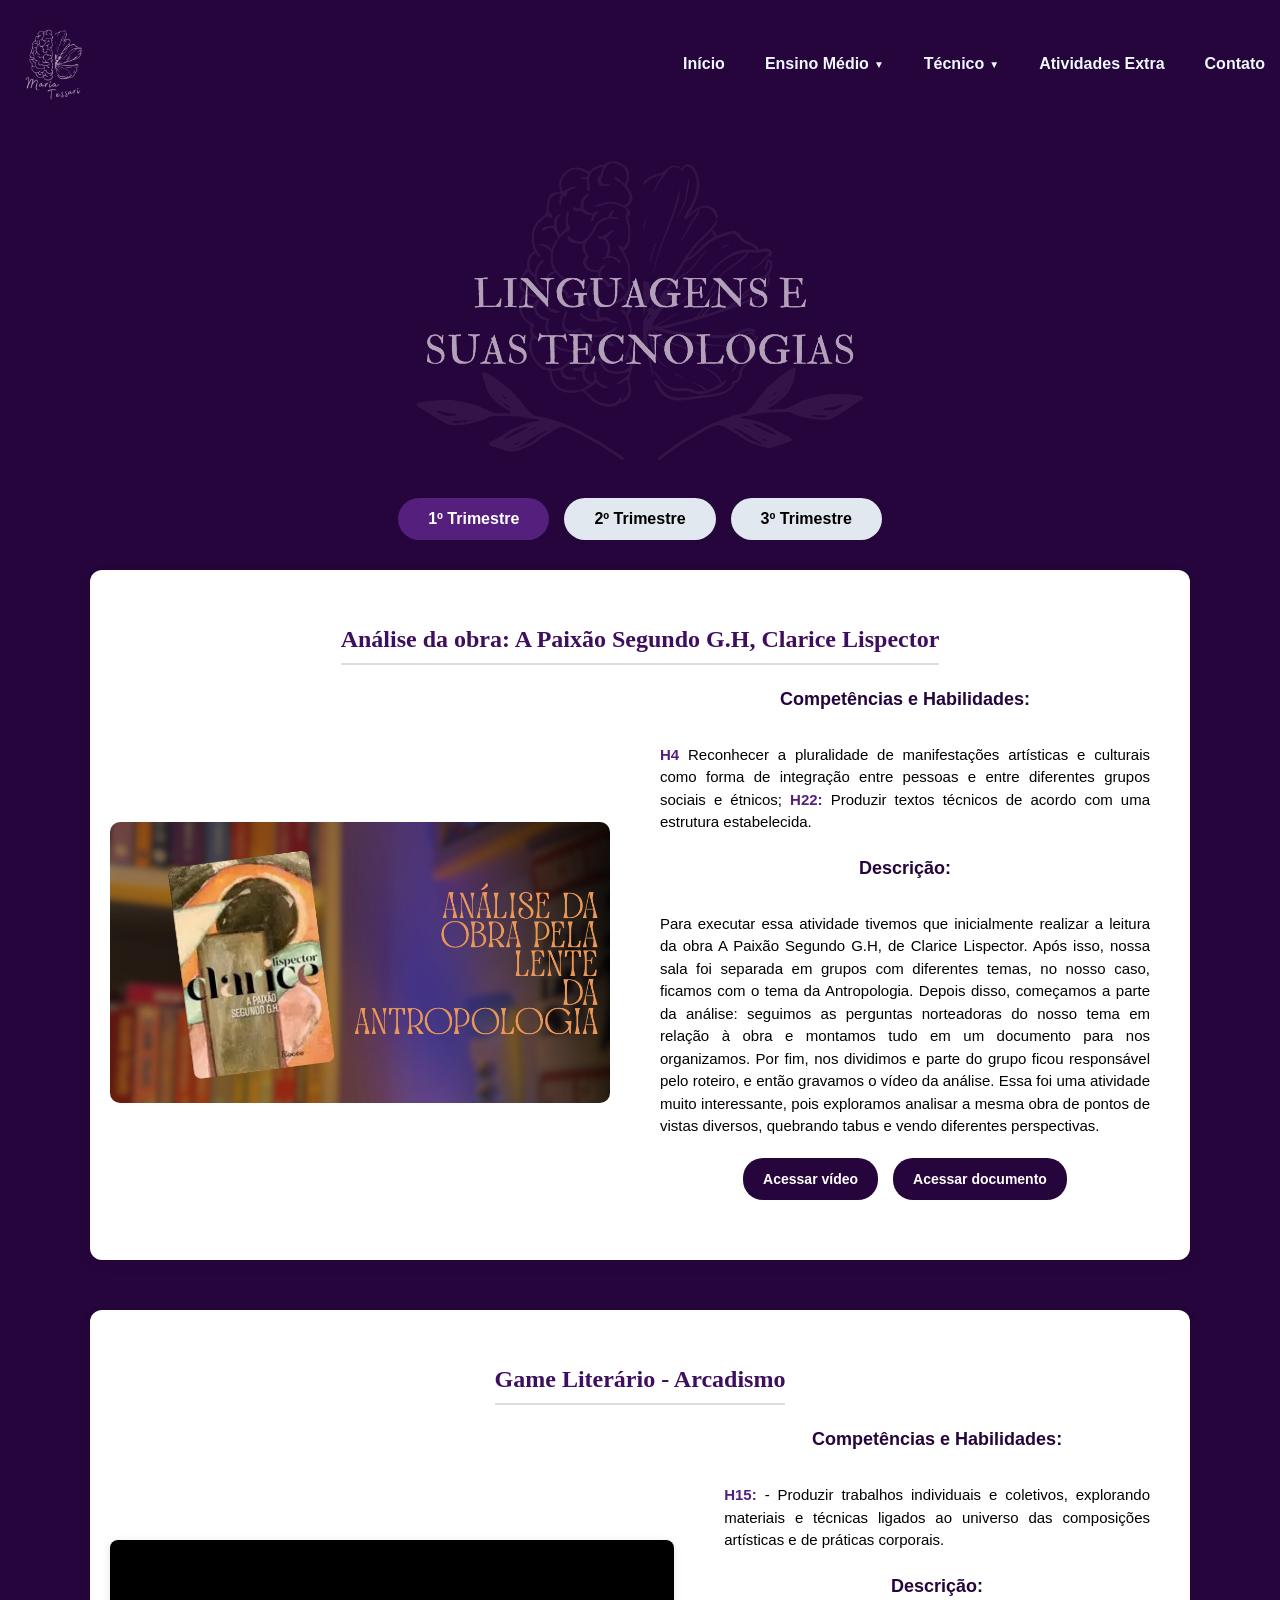
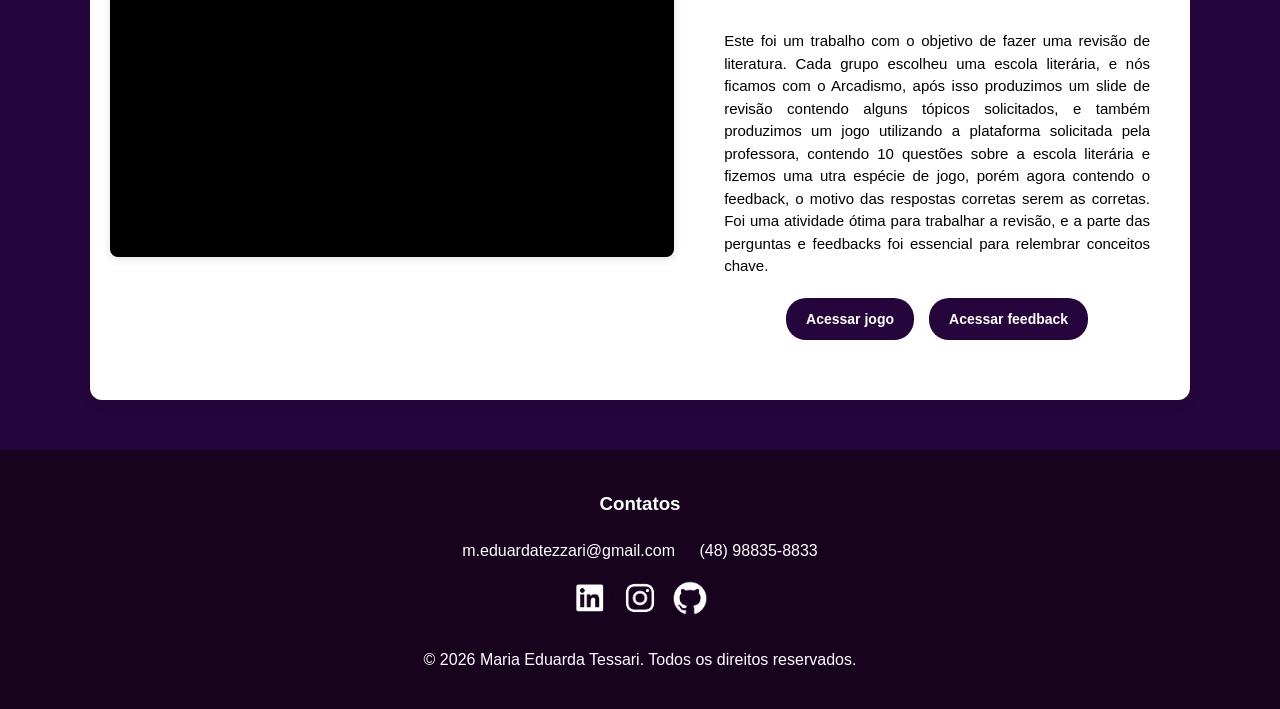
<file: linguagens.html>
<!DOCTYPE html>
<html lang="pt-BR">

<head>
    <meta charset="UTF-8">
    <title>Linguagens</title>
    <link rel="stylesheet" href="style.css">
    <link rel="icon" href="Fotos/logo-port.png">
</head>

<body>

    <header class="nav-bar">
        <a href="index.html"><img class="logo" src="Fotos/logo-port.png" alt="Minha_Logo"></a>
        <li class="topic">
            <ul><a href="index.html">Início</a></ul>
            <ul class="dropdown">
                <a href="#" class="dropbtn" onclick="toggleMenu(event, 'dropdown-menu')">Ensino Médio<span
                        class="drseta">▼</span></a>
                <div class="dropdown-conteudo" id="dropdown-menu">
                    <a href="linguagens.html">Linguagens</a>
                    <a href="matematica.html">Matemática</a>
                    <a href="natureza.html">Ciências da Natureza</a>
                    <a href="humanas.html">Ciências Humanas</a>
                </div>
            </ul>
            <ul class="dropdown">
                <a href="#" class="dropbt" onclick="toggleMenu(event, 'dropdown-men')">Técnico<span
                        class="drseta">▼</span></a>
                <div class="dropdown-cont" id="dropdown-men">
                    <a href="modelagem.html">Modelagem de Sistemas</a>
                    <a href="iot.html">Internet das Coisas</a>
                    <a href="banco.html">Banco de Dados</a>
                    <a href="desenvolvimento.html">Desenvolvimento de Sistemas</a>
                    <a href="aplicativos.html">Programação de Aplicativos</a>
                    <a href="implantacao.html">Implantação de Sistemas</a>
                    <a href="teste.html">Teste de Sistemas</a>
                </div>
            </ul>
            <ul><a href="atv_extra.html">Atividades Extra</a></ul>
            <ul><a href="#Contatos">Contato</a></ul>
        </li>
    </header>

    <div class="capa-materia">
        <img src="Capas/linguagens.png" alt="Capa de Linguagens" class="atividades">
    </div>

    <div class="abas-container">
        <button class="aba-btn ativo" onclick="abrirTrimestre(event, 'trimestre1')">1º Trimestre</button>
        <button class="aba-btn" onclick="abrirTrimestre(event, 'trimestre2')">2º Trimestre</button>
        <button class="aba-btn" onclick="abrirTrimestre(event, 'trimestre3')">3º Trimestre</button>
    </div>

    <div id="trimestre1" class="aba-conteudo" style="display: block;">

        <!-- <section class="materia-secao bg-claro"> -->
        <div class="grid-atividades">
            <div class="atividade-card">
                <h2>Análise da obra: A Paixão Segundo G.H, Clarice Lispector</h2>

                <div class="conteudo-lado-a-lado">
                    <a href="https://youtu.be/66sZjfvacSE?si=zKNGS1NuV1j8wBzt" target="_blank"
                        rel="noopener noreferrer">
                        <img class="analise-img" src="Fotos/analise_1.png" alt="Foto da Capa do Vídeo da Análise">
                    </a>

                    <div class="atividade-conteudo">
                        <div class="habilidades-descricao">
                            <h4>Competências e Habilidades:</h4>
                            <p><b>H4</b> Reconhecer a pluralidade de manifestações artísticas e culturais como forma de
                                integração entre pessoas e entre diferentes grupos sociais e étnicos;
                                <b>H22:</b> Produzir textos técnicos de acordo com uma estrutura estabelecida.
                            </p>

                            <h4>Descrição:</h4>
                            <p>Para executar essa atividade tivemos que inicialmente realizar a leitura da obra A Paixão
                                Segundo G.H, de Clarice Lispector. Após isso, nossa sala foi separada em grupos com
                                diferentes temas, no nosso caso, ficamos com o tema da Antropologia. Depois disso,
                                começamos a parte da análise: seguimos as perguntas norteadoras do nosso tema em relação
                                à obra e montamos tudo em um documento para nos organizamos. Por fim, nos dividimos e
                                parte do grupo ficou responsável pelo roteiro, e então gravamos o vídeo da análise. Essa
                                foi uma atividade muito interessante, pois exploramos analisar a mesma obra de pontos de
                                vistas diversos, quebrando tabus e vendo diferentes perspectivas.</p>

                            <div class="botoes-card">
                                <a href="https://youtu.be/66sZjfvacSE?si=zKNGS1NuV1j8wBzt" target="_blank"
                                    rel="noopener noreferrer" class="btn-card">Acessar vídeo</a>
                                <a href="https://docs.google.com/document/d/1TRH-2jaR8boB7wkzJPeCLp6FDjT-L6AonTZSTSlFTKM/edit?usp=sharing"
                                    target="_blank" rel="noopener noreferrer" class="btn-card">Acessar documento</a>
                            </div>
                        </div>
                    </div>

                </div>
            </div>
        </div>

        <div class="grid-atividades">
            <div class="atividade-card">
                <h2>Game Literário - Arcadismo</h2>

                <div class="conteudo-lado-a-lado">
                    <div class="canva">
                        <div>
                            <iframe loading="lazy"
                                style="position: absolute; width: 100%; height: 100%; top: 0; left: 0; border: none; padding: 0;margin: 0;"
                                src="https://www.canva.com/design/DAHB3y_ZSyA/a4hvTpAwpdHuMEE5cPiEcg/view?embed"
                                allowfullscreen="allowfullscreen" allow="fullscreen">
                            </iframe>
                        </div>
                    </div>

                    <div class="atividade-conteudo">
                        <div class="habilidades-descricao">
                            <h4>Competências e Habilidades:</h4>
                            <p><b>H15:</b> - Produzir trabalhos individuais e coletivos, explorando materiais e técnicas
                                ligados ao universo das composições artísticas e de práticas corporais.
                            </p>

                            <h4>Descrição:</h4>
                            <p>Este foi um trabalho com o objetivo de fazer uma revisão de literatura. Cada grupo
                                escolheu uma escola literária, e nós ficamos com o Arcadismo, após isso produzimos um
                                slide de revisão contendo alguns tópicos solicitados, e também produzimos um jogo
                                utilizando a plataforma solicitada pela professora, contendo 10 questões sobre a escola
                                literária e fizemos uma utra espécie de jogo, porém agora contendo o feedback, o motivo
                                das respostas corretas serem as corretas. Foi uma atividade ótima para trabalhar a
                                revisão, e a parte das perguntas e feedbacks foi essencial para relembrar conceitos
                                chave.</p>

                            <div class="botoes-card">
                                <a href="https://wordwall.net/pt/resource/108335034" target="_blank"
                                    rel="noopener noreferrer" class="btn-card">Acessar jogo</a>
                                <a href="https://wordwall.net/pt/resource/108336315" target="_blank"
                                    rel="noopener noreferrer" class="btn-card">Acessar feedback</a>
                            </div>
                        </div>
                    </div>

                </div>
            </div>
        </div>
        <!-- </section> -->
    </div>

    <div id="trimestre2" class="aba-conteudo">

        <div class="grid-atividades">
            <div class="atividade-card">
                <h2>"Que tipo de arte você consome?" - Inglês</h2>

                <div class="conteudo-lado-a-lado">
                    <a href="https://docs.google.com/document/d/1RSnsKRXXITX3FnQ9PT6TKIWj2PisJFS4Bl6Gt5Ila9s/edit?usp=sharing"
                        target="_blank" rel="noopener noreferrer">
                        <img class="analise-img" src="Fotos/doc-ingles.png" alt="Foto da atividade no Docs">
                    </a>

                    <div class="atividade-conteudo">
                        <div class="habilidades-descricao">
                            <h4>Competências e Habilidades:</h4>
                            <p><b>H11:</b> Praticar vocábulos e expressões da Língua Inglesa relativos à área
                                profissional;
                                <b>H25:</b> Interpretar textos em Língua Estrangeira Moderna.
                            </p>

                            <h4>Descrição:</h4>
                            <p>O objetivo desta atividade era trabalharmos o Simple Past e o nosso vocabulário em inglês
                                utilizando nossas coisas favoritas. Então tínhamos que escrever mini textos falando um
                                pouco sobre aquela pessoa/obra e falando o porquê de aquelas coisas serem nossas
                                favoritas. Podíamos escolher livremente sobre o que falar, então eu resolvi escrever
                                sobre minha escritora favorita, minha cantora favorita e minha série de TV favorita. Foi
                                uma atividade muito legal e interessante, pois exploramos o vocabulário em inglês de
                                forma divertida, falando sobre o que nós gostamos, então nós saímos da nossa zona de
                                conforto, porém, ainda um pouco dentro dela. Foi uma atividade muito boa e legal, que eu
                                aprendi muito e a assistência da professora ao corrigir nossos textos foi essencial, com
                                certeza algo que eu repetiria para aprimorar minhas habilidades.</p>

                            <a href="https://docs.google.com/document/d/1RSnsKRXXITX3FnQ9PT6TKIWj2PisJFS4Bl6Gt5Ila9s/edit?usp=sharing"
                                target="_blank" rel="noopener noreferrer" class="btn-card">Acessar atividade</a>
                        </div>
                    </div>

                </div>
            </div>
        </div>

        <div class="grid-atividades">
            <div class="atividade-card">
                <h2>Manifesto Digital: O Sotaque é a Nossa Revolução</h2>

                <div class="conteudo-lado-a-lado">
                    <a href="https://youtube.com/shorts/Awu2hlmmGn8?feature=share" target="_blank"
                        rel="noopener noreferrer">
                        <img class="analise-img" src="Fotos/manifesto.png" alt="Foto da Capa do Vídeo do Manifesto">
                    </a>

                    <div class="atividade-conteudo">
                        <div class="habilidades-descricao">
                            <h4>Competências e Habilidades:</h4>
                            <p><b>H3:</b> Identificar o tema principal, os subtemas e finalidades dos textos;
                                <b>H24:</b> Produzir textos escritos de domínio acadêmico e educacional.
                            </p>

                            <h4>Descrição:</h4>
                            <p>Durante as aulas estávamos trabalhando o gênero Manifesto, e após lermos e fazermos uma
                                pequena atividade sobre o Manifesto da Poesia Pau-Brasil e entendermos os critérios e
                                como o manifesto funciona, tivemos que criar o nosso próprio manifesto. Logo pesquisamos
                                e pensamos em temas que achamos pertinentes a serem comentados, e escolhemos sobre o
                                regionalismo e os sotaques, a diversidade linguística e o preconceito acerca disso. Após
                                pensarmos em situações que já vimos e presenciamos, iniciamos a construção do roteiro e
                                depois gravamos e editamos o nosso manifesto em formato de vídeo de TikTok. Foi uma
                                atividade muito interessante, pois trabalhamos as nossas habilidades críticas e nossa
                                argumentação, e foi ótimo evidenciar um problema que ainda vemos enraizado na sociedade.
                                Gostei muito da atividade e achei ela muito importante. </p>

                            <div class="botoes-card">
                                <a href="https://youtube.com/shorts/Awu2hlmmGn8?feature=share" target="_blank"
                                    rel="noopener noreferrer" class="btn-card">Acessar vídeo</a>
                                <a href="https://docs.google.com/document/d/1wHVgNBKsYabkEEXQ5a6XyflB37jndOt3bKVVC1m7idk/edit?usp=sharing"
                                    target="_blank" rel="noopener noreferrer" class="btn-card">Acessar roteiro</a>
                            </div>
                        </div>
                    </div>

                </div>
            </div>
        </div>

        <div class="grid-atividades">
            <div class="atividade-card">
                <h2>Nota do Red1000</h2>

                <div class="conteudo-lado-a-lado">
                    <img class="red-img" src="Fotos/red-mil.png" alt="Foto da nota da redação">

                    <div class="atividade-conteudo">
                        <div class="habilidades-descricao">
                            <h4>Competências e Habilidades:</h4>
                            <p><b>H22:</b> Produzir textos técnicos de acordo com uma estrutura estabelecida.
                            </p>

                            <h4>Descrição:</h4>
                            <p>Ao lado temos a minha nota da redação realizada no 2º trimestre sobre o tema <b>Os
                                    perigos do autodiagnóstico de transtornos mentais nas redes sociais no Brasil</b>,
                                que foi 840. Gosto muito de todos os simulados e as atividades envolvendo redação, pois
                                sinto que nos faz praticar o raciocínio, a memória, a escrita e argumentação
                                principalmente, além de nos ajudar muito para futuras provas como o ENEM e os
                                vestibulares. Essa foi uma redação um tanto desafiadora pelo seu tema mais sensível e
                                diferente, porém foi muito legal e um tema muito pertinente na sociedade atual.
                            </p>
                        </div>
                    </div>

                </div>
            </div>
        </div>

    </div>

    <div id="trimestre3" class="aba-conteudo">
        <div class="grid-atividades">
            <div class="atividade-card">
                <h2>Literatura Digital: Secos e Molhados - Antes Que a Boca Fale</h2>

                <div class="conteudo-lado-a-lado">
                    <a href="https://literatura-digital.vercel.app/index.html" target="_blank"
                        rel="noopener noreferrer">
                        <img class="analise-img" src="Fotos/literatura-d.png" alt="Foto do Site">
                    </a>

                    <div class="atividade-conteudo">
                        <div class="habilidades-descricao">
                            <h4>Competências e Habilidades:</h4>
                            <p><b>C3:</b> Articular aspectos das identidades em textos e manifestações artísticas e
                                culturais, considerando as práticas sociais e as linguagens utilizadas;
                                <b>H15:</b> Produzir trabalhos individuais e coletivos, explorando materiais e técnicas
                                ligados ao universo das composições artísticas e de práticas corporais.
                            </p>

                            <h4>Descrição:</h4>
                            <p>Na época desse trabalho estávamos trabalhando o álbum Secos e Molhados, uma das obras
                                obrigatórias do vestibular. Nessa atividade tínhamos que criar uma história de
                                hiperlink, que tivesse o álbum como inspiração, com uma playlist e a história tinha que
                                ser interativa, logo: o usuário deve escolher qual caminho ele gostaria de seguir, e
                                cada caminho leva para um final diferente. Essa foi uma atividade muito interessante,
                                pois conseguimos trabalhar diversas atividades de uma forma criativa e divertida, que
                                nos fizesse trabalhar a obra ao mesmo tempo, entendo sua importância e contexto
                                histórico. Foi muito legal toda a construção da atividade e do site: montar os
                                personagens pensando na época em que viviam, as personalidades, visuais,
                                características, assim como a história e todos os diversos caminhos possíveis que
                                criamos, além de pensar na funcionalidade do site para o usuário. </p>
                            <div class="botoes-card">
                                <a href="https://literatura-digital.vercel.app/index.html" target="_blank"
                                    rel="noopener noreferrer" class="btn-card">Acesse o site aqui</a>
                            </div>
                        </div>
                    </div>

                </div>
            </div>
        </div>

        <div class="grid-atividades">
            <div class="atividade-card">
                <h2>Redação Imaginie </h2>

                <div class="conteudo-lado-a-lado">
                    <img class="analise-img" src="Fotos/red-nota.png" alt="Foto da Nota da Redação">


                    <div class="atividade-conteudo">
                        <div class="habilidades-descricao">
                            <h4>Competências e Habilidades:</h4>
                            <p><b>C4:</b> Produzir textos orais e escritos, utilizando-os como meio de acesso e
                                permanência no mundo do trabalho, respondendo aos diferentes propósitos da comunicação;
                                <b>H22:</b> Produzir textos técnicos de acordo com uma estrutura estabelecida.
                            </p>

                            <h4>Descrição:</h4>
                            <p>Essa foi a nota de mais um simulado de redação realizado em sala de aula. O tema dessa
                                redação estilo ENEM foi: <b>Os desafios para o desenvolvimento da leitura crítica em uma
                                    sociedade marcada pelo consumo acelerado de informações.</b> Foi muito interessante
                                trabalhar um tema tão atual quanto esse (que envolve o impacto da leitura com a
                                hiperconectividade), principalmente como um treino para o Exame Nacional do Ensino
                                Médio. Além disso, acho ótimo trabalhar diversos temas para estarmos preparados quando
                                chegar a prova, além de trabalhar nossa escrita, interpretação de tema e argumentação.
                                Fiquei orgulhosa em visualizar a minha evolução nas redações!
                            </p>

                        </div>
                    </div>

                </div>
            </div>
        </div>
    </div>

    <footer id="Contatos">
        <h3>Contatos</h3>
        <ul>
            <li>m.eduardatezzari@gmail.com</li>
            <li>(48) 98835-8833</li> <br>
            <div class="icon">
                <a href="https://www.linkedin.com/in/maria-eduarda-tessari-6a8666365/" target="_blank"><img
                        src="Fotos/LinkedIn.png" alt="LinkedIn"></a>

                <a href="https://www.instagram.com/madutessari/" target="_blank"><img src="Fotos/Instagram.png"
                        alt="Instagram"></a>

                <a href="https://github.com/MariaTessari" target="_blank"><img src="Fotos/GitHub.png" alt="GitHub"></a>
            </div>
        </ul>
        <p>&copy; 2026 Maria Eduarda Tessari. Todos os direitos reservados.</p>
    </footer>

    <script src="script.js"></script>

</body>

</html>
</file>
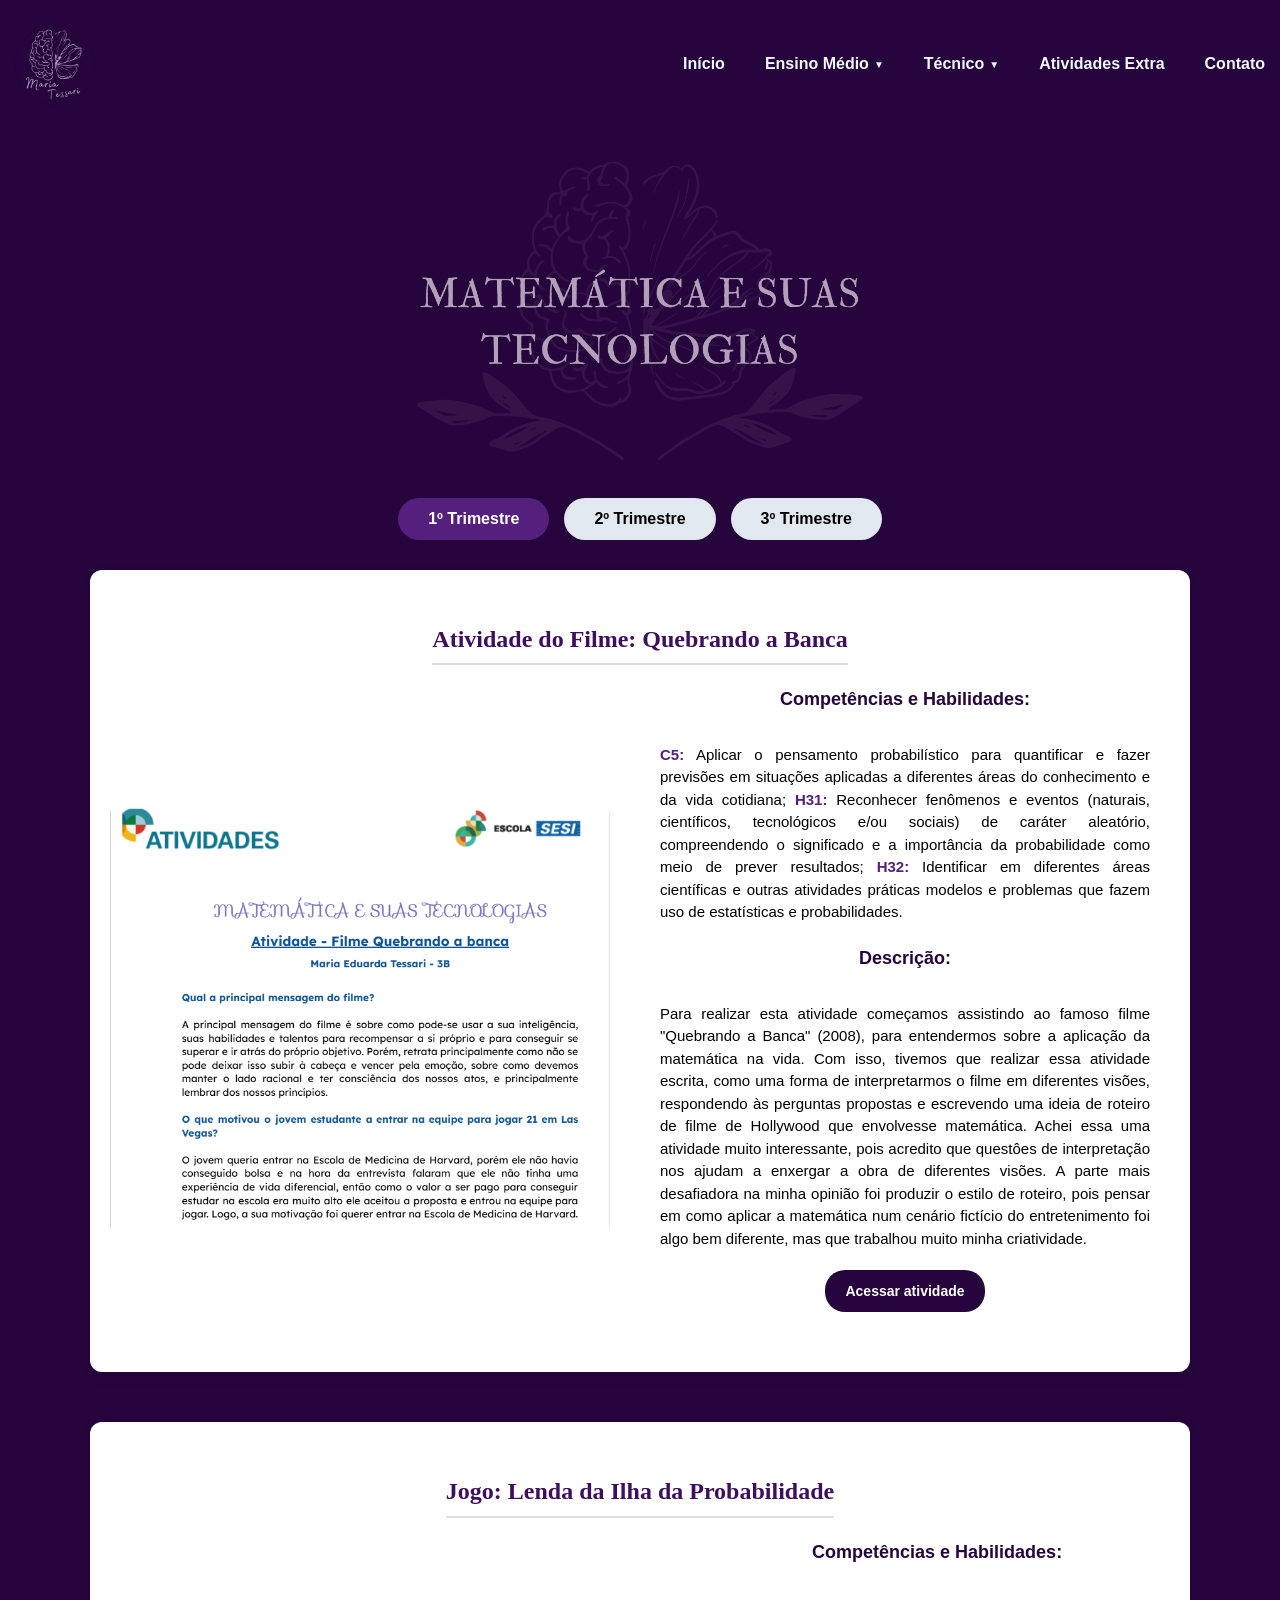
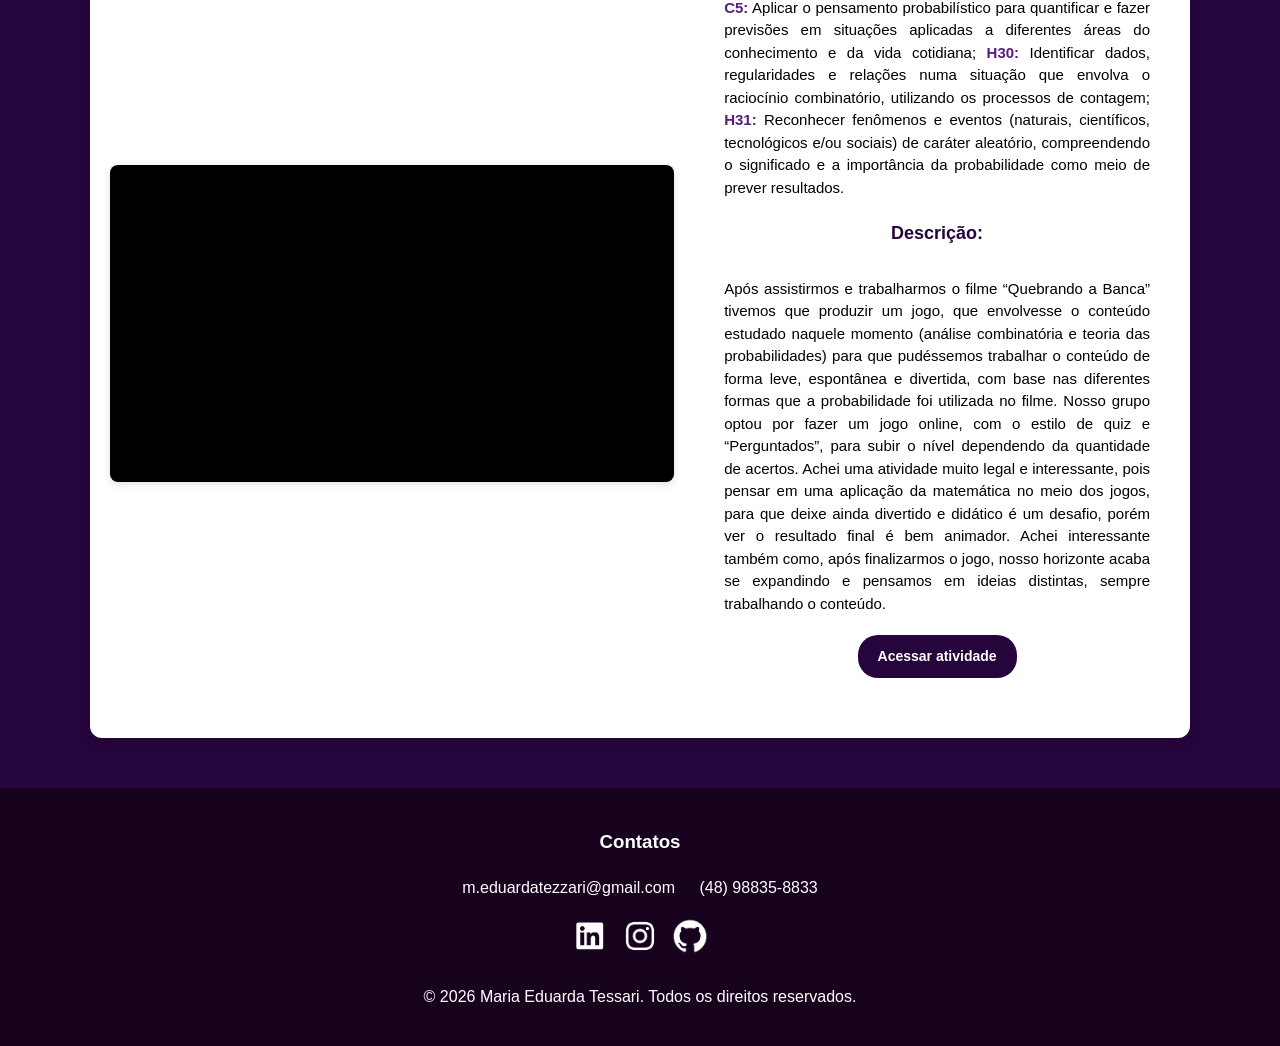
<file: matematica.html>
<!DOCTYPE html>
<html lang="pt-BR">

<head>
    <meta charset="UTF-8">
    <title>Matemática</title>
    <link rel="stylesheet" href="style.css">
    <link rel="icon" href="Fotos/logo-port.png">
</head>

<body>

    <header class="nav-bar">
        <a href="index.html"><img class="logo" src="Fotos/logo-port.png" alt="Minha_Logo"></a>
        <li class="topic">
            <ul><a href="index.html">Início</a></ul>
            <ul class="dropdown">
                <a href="#" class="dropbtn" onclick="toggleMenu(event, 'dropdown-menu')">Ensino Médio<span
                        class="drseta">▼</span></a>
                <div class="dropdown-conteudo" id="dropdown-menu">
                    <a href="linguagens.html">Linguagens</a>
                    <a href="matematica.html">Matemática</a>
                    <a href="natureza.html">Ciências da Natureza</a>
                    <a href="humanas.html">Ciências Humanas</a>
                </div>
            </ul>
            <ul class="dropdown">
                <a href="#" class="dropbt" onclick="toggleMenu(event, 'dropdown-men')">Técnico<span
                        class="drseta">▼</span></a>
                <div class="dropdown-cont" id="dropdown-men">
                    <a href="modelagem.html">Modelagem de Sistemas</a>
                    <a href="iot.html">Internet das Coisas</a>
                    <a href="banco.html">Banco de Dados</a>
                    <a href="desenvolvimento.html">Desenvolvimento de Sistemas</a>
                    <a href="aplicativos.html">Programação de Aplicativos</a>
                    <a href="implantacao.html">Implantação de Sistemas</a>
                    <a href="teste.html">Teste de Sistemas</a>
                </div>
            </ul>
            <ul><a href="atv_extra.html">Atividades Extra</a></ul>
            <ul><a href="#Contatos">Contato</a></ul>
        </li>
    </header>

    <div class="capa-materia">
        <img src="Capas/matematica.png" alt="Capa de Matemática" class="atividades">
    </div>

    <div class="abas-container">
        <button class="aba-btn ativo" onclick="abrirTrimestre(event, 'trimestre1')">1º Trimestre</button>
        <button class="aba-btn" onclick="abrirTrimestre(event, 'trimestre2')">2º Trimestre</button>
        <button class="aba-btn" onclick="abrirTrimestre(event, 'trimestre3')">3º Trimestre</button>
    </div>

    <div id="trimestre1" class="aba-conteudo" style="display: block;">

        <!-- <section class="materia-secao bg-claro"> -->
        <div class="grid-atividades">
            <div class="atividade-card">
                <h2>Atividade do Filme: Quebrando a Banca</h2>

                <div class="conteudo-lado-a-lado">
                    <a href="https://docs.google.com/document/d/17W1ZSBjap8vJ8QDykCWuSs3b6yBYgeq0_e13M1aHCuM/edit?usp=sharing"
                        target="_blank" rel="noopener noreferrer">
                        <img class="analise-img" src="Fotos/quebrando-atv.png" alt="Foto da atividade no Docs">
                    </a>

                    <div class="atividade-conteudo">
                        <div class="habilidades-descricao">
                            <h4>Competências e Habilidades:</h4>
                            <p><b>C5:</b> Aplicar o pensamento probabilístico para quantificar e fazer previsões em
                                situações aplicadas a diferentes áreas do conhecimento e da vida cotidiana;
                                <b>H31:</b> Reconhecer fenômenos e eventos (naturais, científicos, tecnológicos e/ou
                                sociais) de caráter aleatório, compreendendo o significado e a importância da
                                probabilidade como meio de prever resultados; <b>H32:</b> Identificar em
                                diferentes áreas científicas e outras atividades práticas modelos e problemas que
                                fazem uso de estatísticas e probabilidades.
                            </p>

                            <h4>Descrição:</h4>
                            <p>Para realizar esta atividade começamos assistindo ao famoso filme "Quebrando a Banca"
                                (2008), para entendermos sobre a aplicação da matemática na vida. Com isso, tivemos que
                                realizar essa atividade escrita, como uma forma de interpretarmos o filme em diferentes
                                visões, respondendo às perguntas propostas e escrevendo uma ideia de roteiro de filme de
                                Hollywood que envolvesse matemática. Achei essa uma atividade muito interessante, pois
                                acredito que questôes de interpretação nos ajudam a enxergar a obra de diferentes
                                visões. A parte mais desafiadora na minha opinião foi produzir o estilo de roteiro, pois
                                pensar em como aplicar a matemática num cenário fictício do entretenimento foi algo bem
                                diferente, mas que trabalhou muito minha criatividade.</p>

                            <a href="https://docs.google.com/document/d/17W1ZSBjap8vJ8QDykCWuSs3b6yBYgeq0_e13M1aHCuM/edit?usp=sharing"
                                target="_blank" rel="noopener noreferrer" class="btn-card">Acessar atividade</a>
                        </div>
                    </div>

                </div>
            </div>
        </div>

        <div class="grid-atividades">
            <div class="atividade-card">
                <h2>Jogo: Lenda da Ilha da Probabilidade</h2>

                <div class="conteudo-lado-a-lado">
                    <div class="canva">
                        <iframe loading="lazy"
                            style="position: absolute; width: 100%; height: 100%; top: 0; left: 0; border: none; padding: 0;margin: 0;"
                            src="https://www.canva.com/design/DAHHz6GrhJI/BlbHh4233HOdsgPASzeW5Q/view?embed"
                            allowfullscreen="allowfullscreen" allow="fullscreen">
                        </iframe>
                    </div>
                    <div class="atividade-conteudo">
                        <div class="habilidades-descricao">
                            <h4>Competências e Habilidades:</h4>
                            <p><b>C5:</b> Aplicar o pensamento probabilístico para quantificar e fazer previsões em
                                situações
                                aplicadas a diferentes áreas do conhecimento e da vida cotidiana; <b>H30:</b>
                                Identificar
                                dados, regularidades e relações numa situação que envolva o raciocínio combinatório,
                                utilizando os processos de contagem; <b>H31:</b> Reconhecer fenômenos e eventos
                                (naturais,
                                científicos, tecnológicos e/ou sociais) de caráter aleatório, compreendendo o
                                significado e a importância da probabilidade como meio de prever resultados.
                            </p>

                            <h4>Descrição:</h4>
                            <p>Após assistirmos e trabalharmos o filme “Quebrando a Banca” tivemos que produzir um jogo,
                                que envolvesse o conteúdo estudado naquele momento (análise combinatória e teoria das
                                probabilidades) para que pudéssemos trabalhar o conteúdo de forma leve, espontânea e
                                divertida, com base nas diferentes formas que a probabilidade foi utilizada no filme.
                                Nosso grupo optou por fazer um jogo online, com o estilo de quiz e “Perguntados”, para
                                subir o nível dependendo da quantidade de acertos. Achei uma atividade muito legal e
                                interessante, pois pensar em uma aplicação da matemática no meio dos jogos, para que
                                deixe ainda divertido e didático é um desafio, porém ver o resultado final é bem
                                animador. Achei interessante também como, após finalizarmos o jogo, nosso horizonte
                                acaba se expandindo e pensamos em ideias distintas, sempre trabalhando o conteúdo.
                            </p>

                            <a href="https://canva.link/qxyyladvvdkgf00" target="_blank" rel="noopener noreferrer"
                                class="btn-card">Acessar atividade</a>
                        </div>
                    </div>

                </div>
            </div>
        </div>
        <!-- </section> -->
    </div>

    <div id="trimestre2" class="aba-conteudo">
        <div class="grid-atividades">
            <div class="atividade-card">
                <h2>Pesquisa Matemática: O Uso de Redes Sociais</h2>

                <div class="conteudo-lado-a-lado">
                    <div class="canva">
                        <iframe loading="lazy"
                            style="position: absolute; width: 100%; height: 100%; top: 0; left: 0; border: none; padding: 0;margin: 0;"
                            src="https://www.canva.com/design/DAHNZd53CZQ/lQ6womlkIEInXL0CLkOOCA/view?embed"
                            allowfullscreen="allowfullscreen" allow="fullscreen">
                        </iframe>
                        <a href="https:&#x2F;&#x2F;www.canva.com&#x2F;design&#x2F;DAHNZd53CZQ&#x2F;lQ6womlkIEInXL0CLkOOCA&#x2F;view?utm_content=DAHNZd53CZQ&amp;utm_campaign=designshare&amp;utm_medium=embeds&amp;utm_source=link"
                            target="_blank" rel="noopener">Redes Sociais I Pesquisa Matemática</a> de Maria Eduarda
                        Tessari
                    </div>
                    <div class="atividade-conteudo">
                        <div class="habilidades-descricao">
                            <h4>Competências e Habilidades:</h4>
                            <p><b>C4:</b> Analisar e investigar dados e informações de natureza científica e social,
                                articulando diferentes áreas do conhecimento, compreendendo representações gráficas e
                                uso de modelos matemáticos, realizando inferências, previsões e tendências, para tomadas
                                de decisão. <b>H27:</b>
                                Compreender informações estatísticas provenientes de naturezas distintas (social,
                                econômica, política ou científica) e formular juízos com base nessas informações;
                                <b>H28:</b> Calcular medidas de tendência central e de dispersão de um conjunto de dados
                                para aplicá-las e analisá-las em situações diversas no contexto das ciências, das
                                tecnologias, das atividades pessoais e profissionais; <b>H29:</b> Construir tabelas e
                                gráficos com recursos tecnológicos que permitam simplificar cálculos, facilitar a
                                leitura e a compreensão das informações, para análise da realidade.
                            </p>

                            <h4>Descrição:</h4>
                            <p>Este trabalho tinha como objetivo trabalhar a média, moda, mediana, variância, desvio e
                                estatística. Para isso, tivemos que escolher um tema e uma pergunta norteadora, e a
                                nossa foi “Como o uso de redes sociais influencia no meio de aprendizado?”, onde tivemos
                                que elaborar de 5 a 8 perguntas e espalhar esse formulário para que os estudantes da
                                Escola SESI de Florianópolis respondessem. Dessa forma, com as respostas dos estudantes
                                tivemos que elaborar uma manchete e uma apresentação com gráficos para mostrar os
                                resultados da nossa pesquisa, e mostrar o que descobrimos. Foi uma atividade muito
                                interessante, pois pensar nas perguntas de uma forma que ficasse intuitivo para que
                                estudantes do ensino médio respondessem de forma sincera foi um tanto desafiador (e
                                tamabém, na hora da elaboração já pensar como os gráficos poderiam ser construídos).
                                Porém, foi uma atividade muito legal, para descobrirmos a influencia do uso das redes
                                sociais e também para trabalharmos esses conceitos de uma forma diferente.
                            </p>

                            <a href="https://canva.link/ueezhvfhy0yzvst" target="_blank" rel="noopener noreferrer"
                                class="btn-card">Acessar atividade</a>
                        </div>
                    </div>

                </div>
            </div>
        </div>

    </div>

    <div id="trimestre3" class="aba-conteudo">
        <div class="grid-atividades">
            <div class="atividade-card">
                <h2>Ciclo Trigonométrico - Missão 360º</h2>

                <div class="conteudo-lado-a-lado">
                    <div class="canva">
                        <iframe loading="lazy"
                            style="position: absolute; width: 100%; height: 100%; top: 0; left: 0; border: none; padding: 0;margin: 0;"
                            src="https://www.canva.com/design/DAHas7RjiXc/zdH5Xlhesa1ZLRTWlV195w/view?embed"
                            allowfullscreen="allowfullscreen" allow="fullscreen">
                        </iframe>

                        <a href="https:&#x2F;&#x2F;www.canva.com&#x2F;design&#x2F;DAHas7RjiXc&#x2F;zdH5Xlhesa1ZLRTWlV195w&#x2F;view?utm_content=DAHas7RjiXc&amp;utm_campaign=designshare&amp;utm_medium=embeds&amp;utm_source=link"
                            target="_blank" rel="noopener"></a>
                    </div>
                    <div class="atividade-conteudo">
                        <div class="habilidades-descricao">
                            <h4>Competências e Habilidades:</h4>
                            <p><b>C2:</b> Reconhecer e utilizar a linguagem algébrica e suas representações como a
                                linguagem das ciências, necessária para expressar a relação entre grandezas e criar
                                modelos descritivos permitindo conexões da matemática, com em fenômenos, sistemas
                                naturais e tecnológicos; <b>H5:</b>
                                Ler e interpretar diferentes linguagens e representações envolvendo variações de
                                grandezas;
                                <b>H16:</b> Compreender e construir modelos que correspondem a fenômenos periódicos.
                            </p>

                            <h4>Descrição:</h4>
                            <p>O objetivo principal desse trabalho era reunir a matemática teórica com um instrmento
                                físico e prático para auxiliar no ensino e no aprendizado da matéria. Dessa forma, por
                                início reunimos tudo que seria necessário estar presente no projeto, e iniciamos com as
                                ideias e com o protótipo. O intuito do protótipo físico era exatamente conseguirmos
                                testar nossa ideia e ver o que poderíamos mudar e melhorar para o projeto realmente dar
                                certo, e com o nosso protótipo conseguimos perceber que precisávamos ter uma ideia mais
                                didática que desenvolvesse a didática. Após a mudança da ideia, fizemos o projeto final,
                                que também passou por algumas leves mudanças, mas que conseguimos chegar no resultado
                                desejado. Uma das mudanças principais, além do mecanismo do ciclo trigonométrico, foi
                                implementar o meio digital no nosso projeto físico, tornando a didática melhor. Por fim,
                                tivemos como resultado o projeto físico com o ciclo trigonométrico e os QR codes que dão
                                acesso à cada nível de dificuldade de atividades presentes na plataforma, e tivemos o
                                próprio site como resultado, com sistema de ranking e contagem de dias consecutivos que
                                participou dos desafios, assim como uma página específica para aprendizagem com vídeo e
                                explicações. Foi um trabalho muito interessante, porém extenso e desafiador, em que
                                percebemos a importância da matemática durante o próprio desenvolvimento do projeto,
                                assim como percebemos a importância de pensar bem qual impacto e aprendizado queríamos
                                passar, e pra quem, para desenvolver um projeto que fosse funcional, e foi muito
                                interessante exatamente por termos que nos colocar no lugar de quem vai utilizá-lo, e
                                não apenas como uma entrega institucional.
                            </p>

                            <a href="https://canva.link/dy3i4ihdd31cyeo" target="_blank" rel="noopener noreferrer"
                                class="btn-card">Acessar trabalho</a>
                        </div>
                    </div>

                </div>
            </div>
        </div>

    </div>

    <footer id="Contatos">
        <h3>Contatos</h3>
        <ul>
            <li>m.eduardatezzari@gmail.com</li>
            <li>(48) 98835-8833</li> <br>
            <div class="icon">
                <a href="https://www.linkedin.com/in/maria-eduarda-tessari-6a8666365/" target="_blank"><img
                        src="Fotos/LinkedIn.png" alt="LinkedIn"></a>

                <a href="https://www.instagram.com/madutessari/" target="_blank"><img src="Fotos/Instagram.png"
                        alt="Instagram"></a>

                <a href="https://github.com/MariaTessari" target="_blank"><img src="Fotos/GitHub.png" alt="GitHub"></a>
            </div>
        </ul>
        <p>&copy; 2026 Maria Eduarda Tessari. Todos os direitos reservados.</p>
    </footer>
    <script src="script.js"></script>

</body>

</html>
</file>
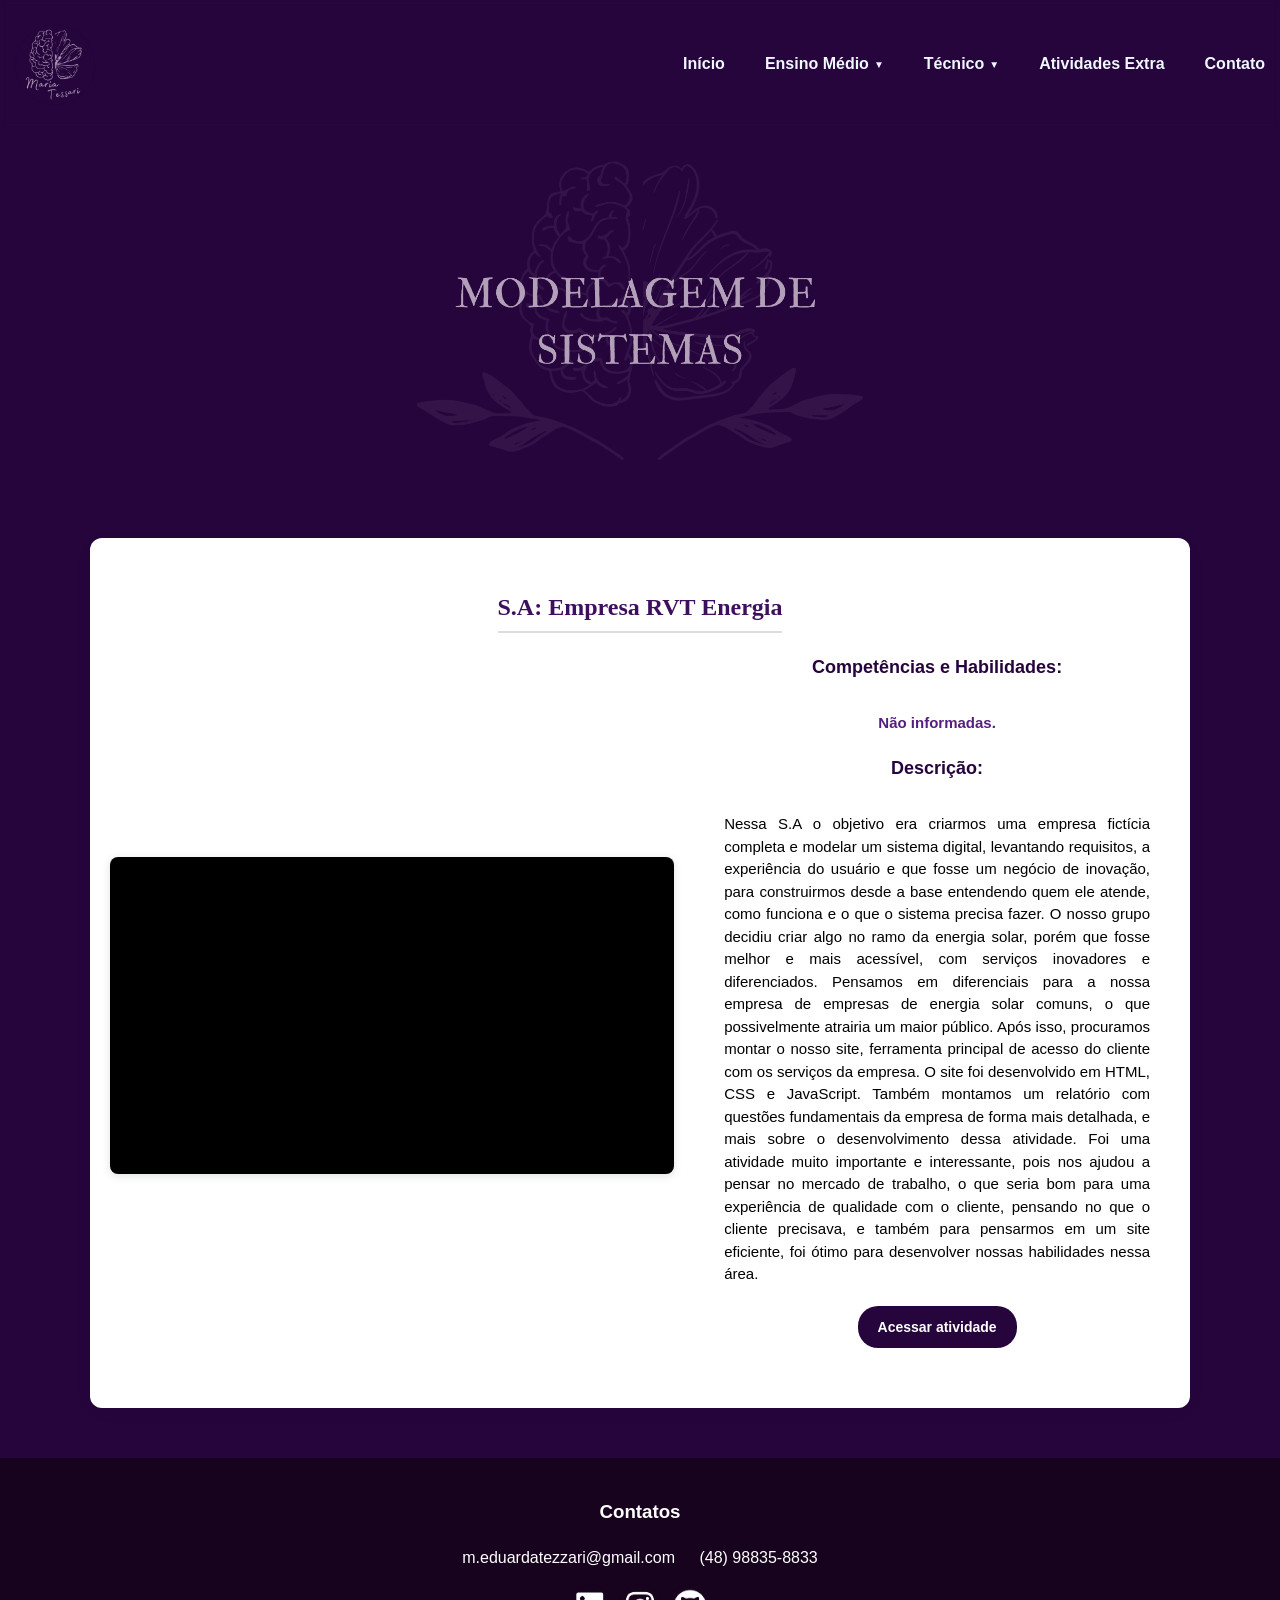
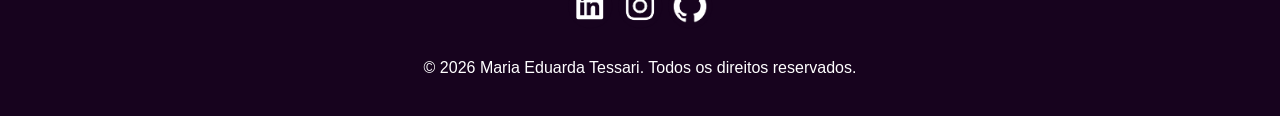
<file: modelagem.html>
<!DOCTYPE html>
<html lang="pt-BR">

<head>
    <meta charset="UTF-8">
    <title>Modelagem de Sistemas</title>
    <link rel="stylesheet" href="style.css">
    <link rel="icon" href="Fotos/logo-port.png">
</head>

<body>

    <header class="nav-bar">
        <a href="index.html"><img class="logo" src="Fotos/logo-port.png" alt="Minha_Logo"></a>
        <li class="topic">
            <ul><a href="index.html">Início</a></ul>
            <ul class="dropdown">
                <a href="#" class="dropbtn" onclick="toggleMenu(event, 'dropdown-menu')">Ensino Médio<span
                        class="drseta">▼</span></a>
                <div class="dropdown-conteudo" id="dropdown-menu">
                    <a href="linguagens.html">Linguagens</a>
                    <a href="matematica.html">Matemática</a>
                    <a href="natureza.html">Ciências da Natureza</a>
                    <a href="humanas.html">Ciências Humanas</a>
                </div>
            </ul>
            <ul class="dropdown">
                <a href="#" class="dropbt" onclick="toggleMenu(event, 'dropdown-men')">Técnico<span
                        class="drseta">▼</span></a>
                <div class="dropdown-cont" id="dropdown-men">
                    <a href="modelagem.html">Modelagem de Sistemas</a>
                    <a href="iot.html">Internet das Coisas</a>
                    <a href="banco.html">Banco de Dados</a>
                    <a href="desenvolvimento.html">Desenvolvimento de Sistemas</a>
                    <a href="aplicativos.html">Programação de Aplicativos</a>
                    <a href="implantacao.html">Implantação de Sistemas</a>
                    <a href="teste.html">Teste de Sistemas</a>
                </div>
            </ul>
            <ul><a href="atv_extra.html">Atividades Extra</a></ul>
            <ul><a href="#Contatos">Contato</a></ul>
        </li>
    </header>

    <div class="capa-materia">
        <img src="Capas/modelagem.png" alt="Capa de Modelagem de Sistemas" class="atividades">
    </div>


    <div class="grid-atividades">
        <div class="atividade-card">
            <h2>S.A: Empresa RVT Energia</h2>

            <div class="conteudo-lado-a-lado">
                <div class="canva">
                    <iframe loading="lazy"
                        style="position: absolute; width: 100%; height: 100%; top: 0; left: 0; border: none; padding: 0;margin: 0;"
                        src="https://www.canva.com/design/DAHEiMlngjI/JHzOzP0tJghXZUUKE24G7g/view?embed"
                        allowfullscreen="allowfullscreen" allow="fullscreen">
                    </iframe>
                </div>


                <div class="atividade-conteudo">
                    <div class="habilidades-descricao">
                        <h4>Competências e Habilidades:</h4>
                        <p><b>Não informadas.</b>
                        </p>

                        <h4>Descrição:</h4>
                        <p>Nessa S.A o objetivo era criarmos uma empresa fictícia completa e modelar um sistema digital,
                            levantando requisitos, a experiência do usuário e que fosse um negócio de inovação, para
                            construirmos desde a base entendendo quem ele atende, como funciona e o que o sistema
                            precisa fazer. O nosso grupo decidiu criar algo no ramo da energia solar, porém que fosse
                            melhor e mais acessível, com serviços inovadores e diferenciados. Pensamos em diferenciais
                            para a nossa empresa de empresas de energia solar comuns, o que possivelmente atrairia um
                            maior público. Após isso, procuramos montar o nosso site, ferramenta principal de acesso do
                            cliente com os serviços da empresa. O site foi desenvolvido em HTML, CSS e JavaScript.
                            Também montamos um relatório com questões fundamentais da empresa de forma mais detalhada, e
                            mais sobre o desenvolvimento dessa atividade. Foi uma atividade muito importante e
                            interessante, pois nos ajudou a pensar no mercado de trabalho, o que seria bom para uma
                            experiência de qualidade com o cliente, pensando no que o cliente precisava, e também para
                            pensarmos em um site eficiente, foi ótimo para desenvolver nossas habilidades nessa área.
                        </p>

                        <a href="https://canva.link/r7h02zaxtsbkz96"
                            target="_blank" rel="noopener noreferrer" class="btn-card">Acessar atividade</a>
                    </div>
                </div>

            </div>
        </div>
    </div>


    <footer id="Contatos">
        <h3>Contatos</h3>
        <ul>
            <li>m.eduardatezzari@gmail.com</li>
            <li>(48) 98835-8833</li> <br>
            <div class="icon">
                <a href="https://www.linkedin.com/in/maria-eduarda-tessari-6a8666365/" target="_blank"><img
                        src="Fotos/LinkedIn.png" alt="LinkedIn"></a>

                <a href="https://www.instagram.com/madutessari/" target="_blank"><img src="Fotos/Instagram.png"
                        alt="Instagram"></a>

                <a href="https://github.com/MariaTessari" target="_blank"><img src="Fotos/GitHub.png" alt="GitHub"></a>
            </div>
        </ul>
        <p>&copy; 2026 Maria Eduarda Tessari. Todos os direitos reservados.</p>
    </footer>

    <script src="script.js"></script>

</body>

</html>
</file>
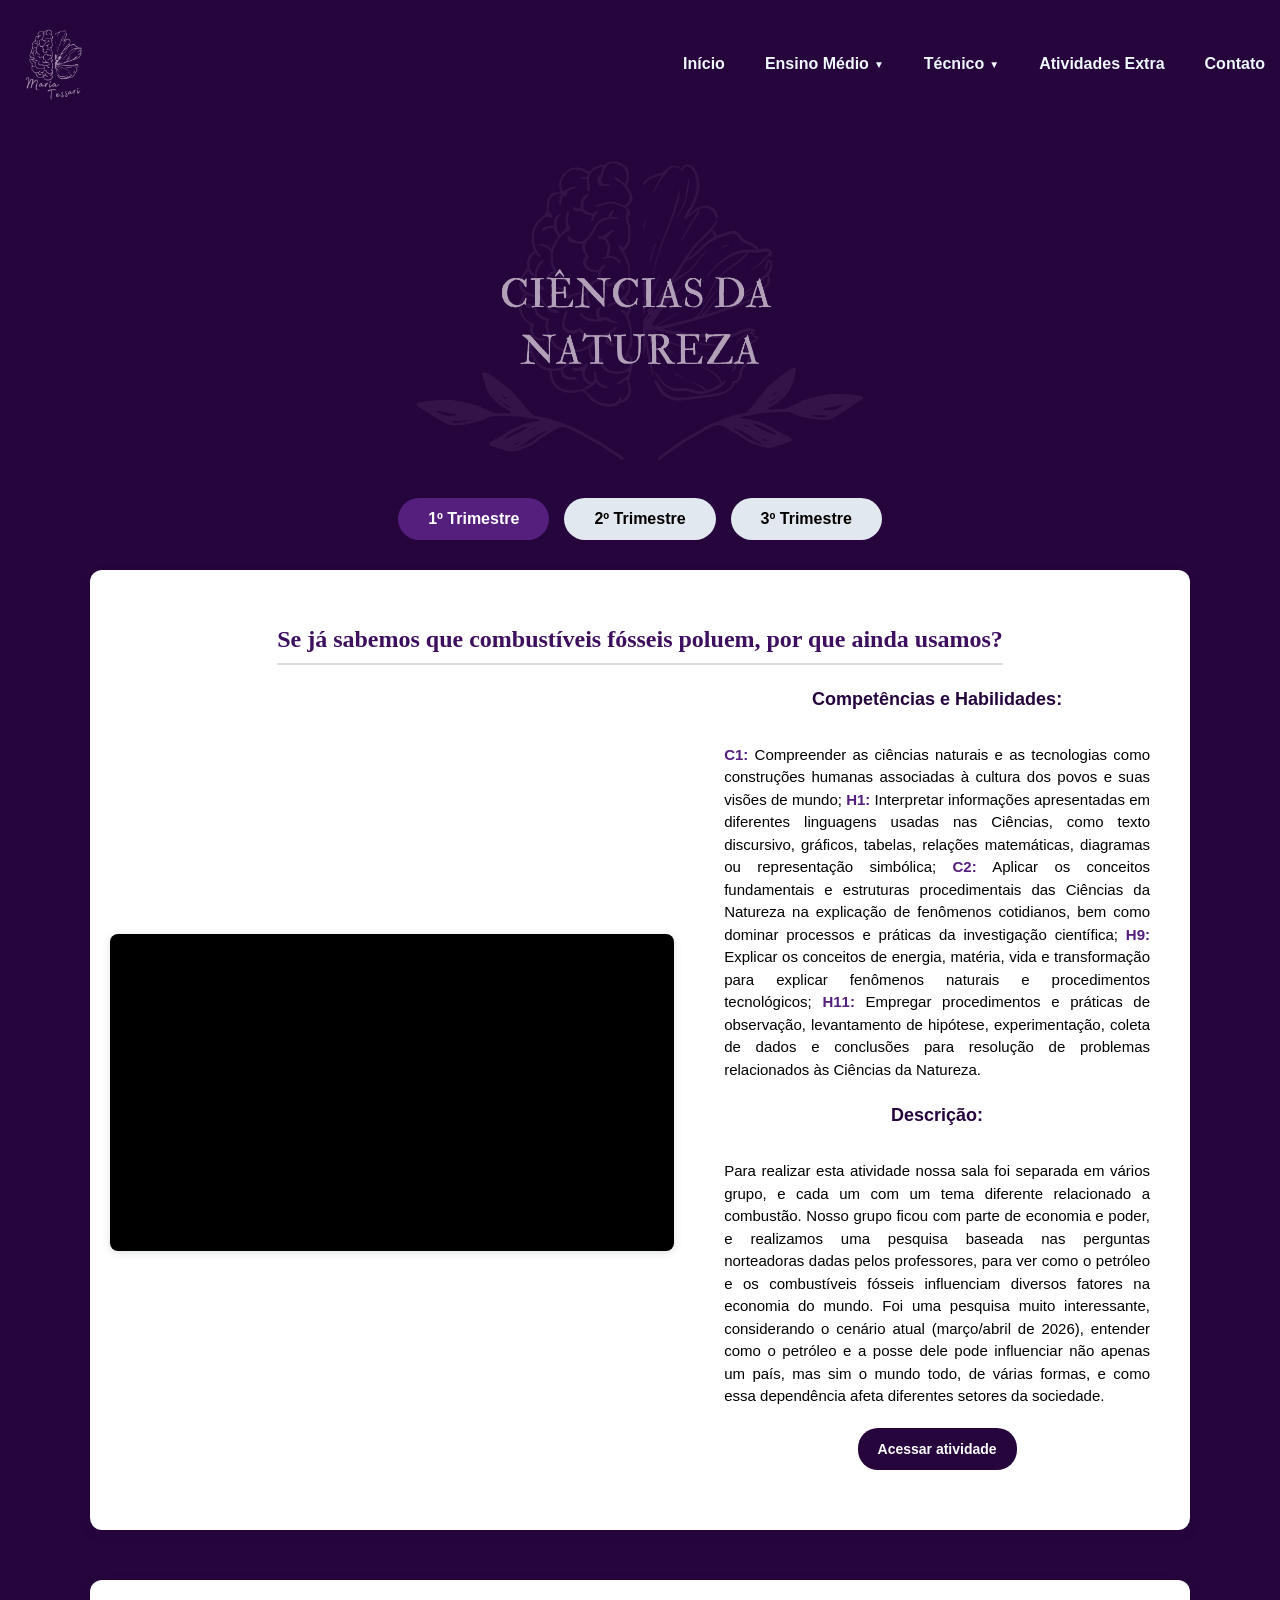
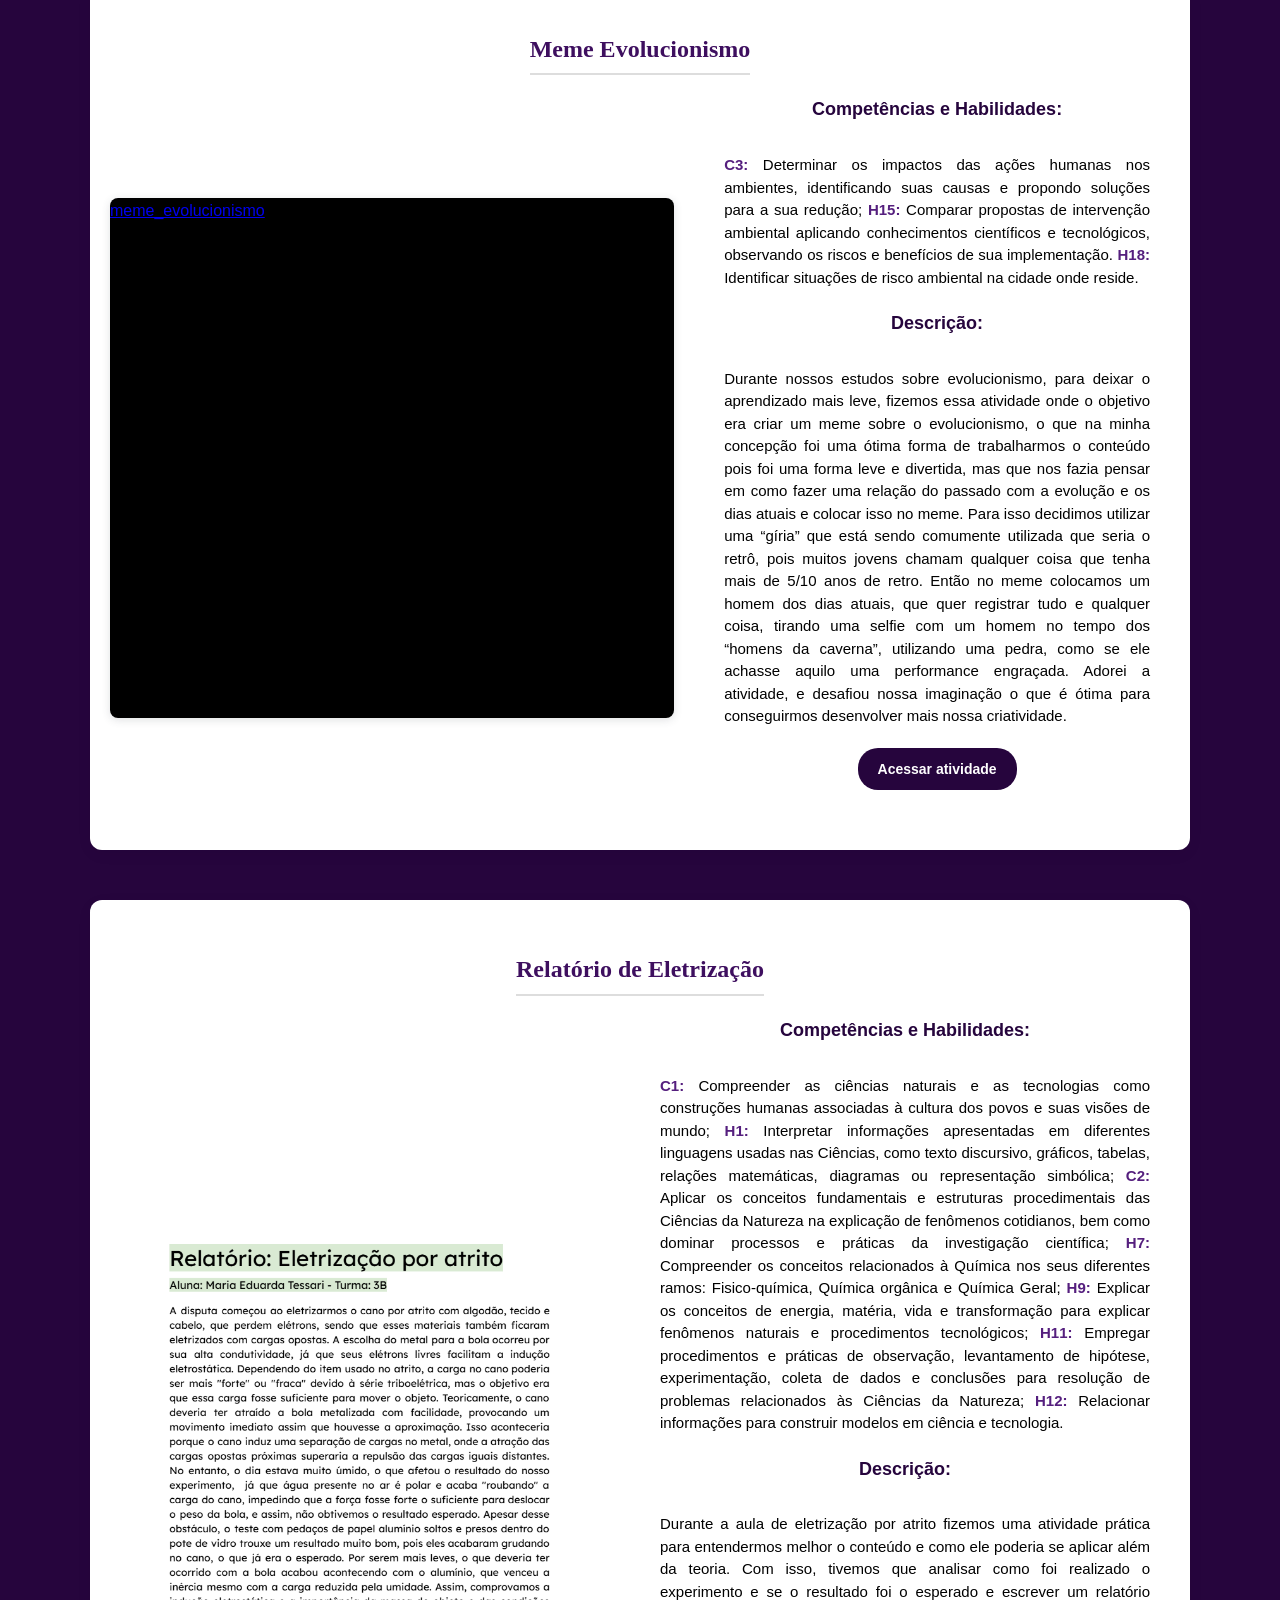
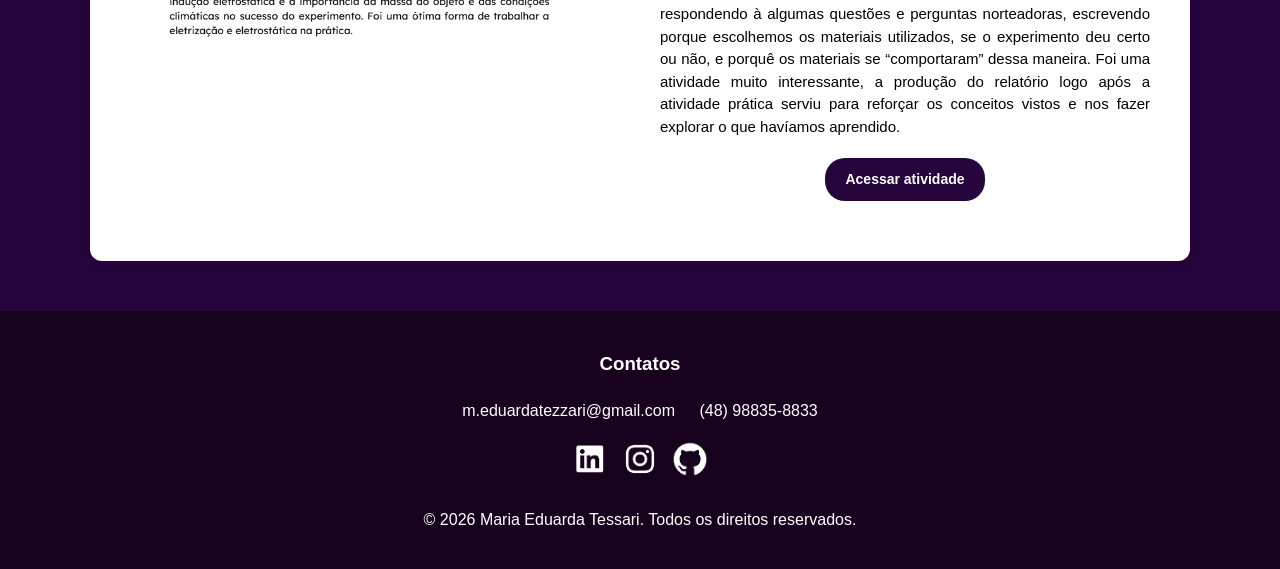
<file: natureza.html>
<!DOCTYPE html>
<html lang="pt-BR">

<head>
    <meta charset="UTF-8">
    <title>Natureza</title>
    <link rel="stylesheet" href="style.css">
    <link rel="icon" href="Fotos/logo-port.png">
</head>

<body>

    <header class="nav-bar">
        <a href="index.html"><img class="logo" src="Fotos/logo-port.png" alt="Minha_Logo"></a>
        <li class="topic">
            <ul><a href="index.html">Início</a></ul>
            <ul class="dropdown">
                <a href="#" class="dropbtn" onclick="toggleMenu(event, 'dropdown-menu')">Ensino Médio<span
                        class="drseta">▼</span></a>
                <div class="dropdown-conteudo" id="dropdown-menu">
                    <a href="linguagens.html">Linguagens</a>
                    <a href="matematica.html">Matemática</a>
                    <a href="natureza.html">Ciências da Natureza</a>
                    <a href="humanas.html">Ciências Humanas</a>
                </div>
            </ul>
            <ul class="dropdown">
                <a href="#" class="dropbt" onclick="toggleMenu(event, 'dropdown-men')">Técnico<span
                        class="drseta">▼</span></a>
                <div class="dropdown-cont" id="dropdown-men">
                    <a href="modelagem.html">Modelagem de Sistemas</a>
                    <a href="iot.html">Internet das Coisas</a>
                    <a href="banco.html">Banco de Dados</a>
                    <a href="desenvolvimento.html">Desenvolvimento de Sistemas</a>
                    <a href="aplicativos.html">Programação de Aplicativos</a>
                    <a href="implantacao.html">Implantação de Sistemas</a>
                    <a href="teste.html">Teste de Sistemas</a>
                </div>
            </ul>
            <ul><a href="atv_extra.html">Atividades Extra</a></ul>
            <ul><a href="#Contatos">Contato</a></ul>
        </li>
    </header>

    <div class="capa-materia">
        <img src="Capas/natureza.png" alt="Capa de Ciências da Natureza" class="atividades">
    </div>

    <div class="abas-container">
        <button class="aba-btn ativo" onclick="abrirTrimestre(event, 'trimestre1')">1º Trimestre</button>
        <button class="aba-btn" onclick="abrirTrimestre(event, 'trimestre2')">2º Trimestre</button>
        <button class="aba-btn" onclick="abrirTrimestre(event, 'trimestre3')">3º Trimestre</button>
    </div>

    <div id="trimestre1" class="aba-conteudo" style="display: block;">

        <div class="grid-atividades">
            <div class="atividade-card">
                <h2> Se já sabemos que combustíveis fósseis poluem, por que ainda usamos?</h2>

                <div class="conteudo-lado-a-lado">
                    <div class="canva">
                        <iframe loading="lazy"
                            style="position: absolute; width: 100%; height: 100%; top: 0; left: 0; border: none; padding: 0;margin: 0;"
                            src="https://www.canva.com/design/DAHE8o8WWfQ/uihJ8EOU6JI7uqtvczbJ4w/view?embed"
                            allowfullscreen="allowfullscreen" allow="fullscreen">
                        </iframe>
                    </div>

                    <div class="atividade-conteudo">
                        <div class="habilidades-descricao">
                            <h4>Competências e Habilidades:</h4>
                            <p><b>C1:</b> Compreender as ciências naturais e as tecnologias como construções humanas
                                associadas à cultura dos povos e suas visões de mundo;
                                <b>H1:</b> Interpretar informações apresentadas em diferentes linguagens usadas nas
                                Ciências, como texto discursivo, gráficos, tabelas, relações matemáticas, diagramas ou
                                representação simbólica; <b>C2:</b> Aplicar os conceitos fundamentais e estruturas
                                procedimentais das Ciências da Natureza na explicação de fenômenos cotidianos, bem como
                                dominar processos e práticas da investigação científica; <b>H9:</b> Explicar os
                                conceitos de energia, matéria, vida e transformação para explicar fenômenos naturais e
                                procedimentos tecnológicos; <b>H11:</b> Empregar procedimentos e práticas de observação,
                                levantamento de hipótese, experimentação, coleta de dados e conclusões para resolução de
                                problemas relacionados às Ciências da Natureza.
                            </p>

                            <h4>Descrição:</h4>
                            <p>Para realizar esta atividade nossa sala foi separada em vários grupo, e cada um com um
                                tema diferente relacionado a combustão. Nosso grupo ficou com parte de economia e poder,
                                e realizamos uma pesquisa baseada nas perguntas norteadoras dadas pelos professores,
                                para ver como o petróleo e os combustíveis fósseis influenciam diversos fatores na
                                economia do mundo. Foi uma pesquisa muito interessante, considerando o cenário atual
                                (março/abril de 2026), entender como o petróleo e a posse dele pode influenciar não
                                apenas um país, mas sim o mundo todo, de várias formas, e como essa dependência afeta
                                diferentes setores da sociedade.</p>

                            <a href="https://canva.link/dw4srmbrlcj9p7o?authuser=0" target="_blank"
                                rel="noopener noreferrer" class="btn-card">Acessar atividade</a>
                        </div>
                    </div>

                </div>
            </div>
        </div>

        <div class="grid-atividades">
            <div class="atividade-card">
                <h2> Meme Evolucionismo</h2>

                <div class="conteudo-lado-a-lado">
                    <div class="canva-meme">
                        <iframe loading="lazy"
                            style="position: absolute; width: 100%; height: 100%; top: 0; left: 0; border: none; padding: 0;margin: 0;"
                            src="https://www.canva.com/design/DAHFDIYosbA/BBmDfKhxQOx8xDrxhFBdhQ/view?embed"
                            allowfullscreen="allowfullscreen" allow="fullscreen">
                        </iframe>
                        <a href="https:&#x2F;&#x2F;www.canva.com&#x2F;design&#x2F;DAHFDIYosbA&#x2F;BBmDfKhxQOx8xDrxhFBdhQ&#x2F;view?utm_content=DAHFDIYosbA&amp;utm_campaign=designshare&amp;utm_medium=embeds&amp;utm_source=link"
                            target="_blank" rel="noopener">meme_evolucionismo</a> de Maria Eduarda Tessari
                    </div>

                    <div class="atividade-conteudo">
                        <div class="habilidades-descricao">
                            <h4>Competências e Habilidades:</h4>
                            <p><b>C3:</b> Determinar os impactos das ações humanas nos ambientes, identificando suas
                                causas e propondo soluções para a sua redução; <b>H15:</b> Comparar propostas de
                                intervenção ambiental aplicando conhecimentos científicos e tecnológicos, observando os
                                riscos e benefícios de sua implementação. <b>H18:</b> Identificar situações de risco
                                ambiental na cidade onde reside.</p>

                            <h4>Descrição:</h4>
                            <p>Durante nossos estudos sobre evolucionismo, para deixar o aprendizado mais leve, fizemos
                                essa atividade onde o objetivo era criar um meme sobre o evolucionismo, o que na minha
                                concepção foi uma ótima forma de trabalharmos o conteúdo pois foi uma forma leve e
                                divertida, mas que nos fazia pensar em como fazer uma relação do passado com a evolução
                                e os dias atuais e colocar isso no meme. Para isso decidimos utilizar uma “gíria” que
                                está sendo comumente utilizada que seria o retrô, pois muitos jovens chamam qualquer
                                coisa que tenha mais de 5/10 anos de retro. Então no meme colocamos um homem dos dias
                                atuais, que quer registrar tudo e qualquer coisa, tirando uma selfie com um homem no
                                tempo dos “homens da caverna”, utilizando uma pedra, como se ele achasse aquilo uma
                                performance engraçada. Adorei a atividade, e desafiou nossa imaginação o que é ótima
                                para conseguirmos desenvolver mais nossa criatividade.</p>

                            <a href="https://canva.link/scwvgks8j0bohrz" target="_blank" rel="noopener noreferrer"
                                class="btn-card">Acessar atividade</a>
                        </div>
                    </div>

                </div>
            </div>
        </div>

        <div class="grid-atividades">
            <div class="atividade-card">
                <h2>Relatório de Eletrização</h2>

                <div class="conteudo-lado-a-lado">
                    <a href="https://docs.google.com/document/d/1R28J3ZhTX5iAbhKfwC5REeW2gGzQzjHyVtphEyntXts/edit?usp=sharing"
                        target="_blank" rel="noopener noreferrer">
                        <img class="analise-img" src="Fotos/eletrizacao.png" alt="Foto da atividade no Docs">
                    </a>

                    <div class="atividade-conteudo">
                        <div class="habilidades-descricao">
                            <h4>Competências e Habilidades:</h4>
                            <p><b>C1:</b> Compreender as ciências naturais e as tecnologias como construções humanas
                                associadas
                                à cultura dos povos e suas visões de mundo; <b>H1:</b> Interpretar informações
                                apresentadas em
                                diferentes linguagens usadas nas Ciências, como texto discursivo, gráficos, tabelas,
                                relações matemáticas, diagramas ou representação simbólica; <b>C2:</b> Aplicar os
                                conceitos
                                fundamentais e estruturas procedimentais das Ciências da Natureza na explicação de
                                fenômenos cotidianos, bem como dominar processos e práticas da investigação científica;
                                <b>H7:</b> Compreender os conceitos relacionados à Química nos seus diferentes ramos:
                                Fisico-química, Química orgânica e Química Geral; <b>H9:</b> Explicar os conceitos de
                                energia,
                                matéria, vida e transformação para explicar fenômenos naturais e procedimentos
                                tecnológicos; <b>H11:</b> Empregar procedimentos e práticas de observação, levantamento
                                de
                                hipótese, experimentação, coleta de dados e conclusões para resolução de problemas
                                relacionados às Ciências da Natureza; <b>H12:</b> Relacionar informações para construir
                                modelos
                                em ciência e tecnologia.
                            </p>

                            <h4>Descrição:</h4>
                            <p>Durante a aula de eletrização por atrito fizemos uma atividade prática para entendermos
                                melhor o conteúdo e como ele poderia se aplicar além da teoria. Com isso, tivemos que
                                analisar como foi realizado o experimento e se o resultado foi o esperado e escrever um
                                relatório respondendo à algumas questões e perguntas norteadoras, escrevendo porque
                                escolhemos os materiais utilizados, se o experimento deu certo ou não, e porquê os
                                materiais se “comportaram” dessa maneira. Foi uma atividade muito interessante, a
                                produção do relatório logo após a atividade prática serviu para reforçar os conceitos
                                vistos e nos fazer explorar o que havíamos aprendido.</p>

                            <a href="https://docs.google.com/document/d/1R28J3ZhTX5iAbhKfwC5REeW2gGzQzjHyVtphEyntXts/edit?usp=sharing"
                                target="_blank" rel="noopener noreferrer" class="btn-card">Acessar atividade</a>
                        </div>
                    </div>

                </div>
            </div>
        </div>

    </div>

    <div id="trimestre2" class="aba-conteudo">
        <div class="grid-atividades">
            <div class="atividade-card">
                <h2> Mural Interativo</h2>

                <div class="conteudo-lado-a-lado">
                    <div class="media-coluna">
                        <!-- Carrossel com as 4 fotos do LED -->
                        <div id="carrossel-led" class="carrossel-container">
                            <button class="seta seta-esq">&#10094;</button>

                            <div class="carrossel-slides">
                                <img src="Fotos/mural-1.png" alt="Foto MURAL 1" class="slide">
                                <img src="Fotos/mural-6.png" alt="Foto MURAL 2" class="slide">
                                <img src="Fotos/mural-5.png" alt="Foto MURAL 3" class="slide">
                                <img src="Fotos/mural-4.png" alt="Foto MURAL 4" class="slide">
                            </div>


                            <button class="seta seta-dir">&#10095;</button>
                        </div>
                        <a href="https://docs.google.com/document/d/1aN2VREarnqBobYQr_vcfN1SyJz4a3FM9GThyDuEV78Y/edit?usp=sharing"
                            target="_blank" rel="noopener noreferrer">
                            <img class="analise-img" src="Fotos/docs-saude.png" alt="Foto da atividade no Docs">
                        </a>
                        <video class="video" src="Fotos/mural-video.mp4" width="600" controls></video>

                    </div>


                    <div class="atividade-conteudo">
                        <div class="habilidades-descricao">
                            <h4>Competências e Habilidades:</h4>
                            <p><b>C2:</b> Aplicar os conceitos fundamentais e estruturas procedimentais das Ciências da
                                Natureza na explicação de fenômenos cotidianos, bem como dominar processos e práticas da
                                investigação científica.
                                <b>H11:</b> Empregar procedimentos e práticas de observação, coleta de dados e
                                conclusões para resolução de problemas relacionados às Ciências da Natureza; <b>C3:</b>
                                Determinar os impactos das ações humanas nos ambientes, identificando suas causas e
                                propondo soluções para a sua redução. <b>H15:</b> Comparar propostas de intervenção
                                ambiental aplicando conhecimentos científicos e tecnológicos, observando os riscos e
                                benefícios de sua implementação; <b>H18:</b> Identificar situações de risco ambiental na
                                cidade onde reside; <b>C4: </b>Compreender o funcionamento dos organismos vivos em geral
                                e o ser humano em especial, considerando suas relações com o ambiente em que vivem,
                                abordando aspectos físicos e socioculturais. <b>H23: Formular propostas de alcance
                                    individual ou coletivo, utilizando como critérios a preservação e a promoção da
                                    saúde individual e coletiva.</b>
                            </p>

                            <h4>Descrição:</h4>
                            <p>Para realizar esta atividade a sala foi separada em vários mini grupos sobre o tema
                                central, e cada grupo/pessoa ficou responsável por algum item ou tema importante para o
                                trabalho. Tiveram pessoas responsáveis pelas pesquisas gerais, QR code, imagens e etc.
                                Nosso grupo ficou responsável pela pesquisa do saneamento básico, e eu fiquei
                                responsável pela parte da coleta seletiva. Iniciamos a pesquisa focada em tratamento de
                                água, esgoto e coleta seletiva da cidade de Florianópolis, utilizando fontes oficiais
                                como o próprio site da prefeitura. Após a pesquisa, começamos a procurar inspirações e a
                                planejar como montaríamos o mural. Logo, iniciamos a parte prática. Eu iniciei fazendo
                                as lixeiras da coleta de E.V.A, para que ficassem com um leve efeito 3D e adicionei
                                representações do que poderia ser rejeitado em cada lixeira (nessa etapa tentei utilizar
                                o máximo de materiais reais possível, para ficar uma interação legal). Também imprimi
                                uma cartilha, disponibilizada pela própria prefeitura sobre como funciona a coleta e
                                pesquisei mais a fundo sobre a Capital Lixo Zero. Achei uma atividade muito
                                interessante, pois trabalhamos nossos conhecimentos e a nossa pesquisa de forma prática
                                e criativa, o que facilitou a absorção do conteúdo.</p>


                        </div>
                        <a href="https://docs.google.com/document/d/1aN2VREarnqBobYQr_vcfN1SyJz4a3FM9GThyDuEV78Y/edit?usp=sharing"
                            target="_blank" rel="noopener noreferrer" class="btn-card">Acessar relatório</a>
                    </div>

                </div>
            </div>
        </div>

        <div class="grid-atividades">
            <div class="atividade-card">
                <h2> Seminário de Estequiometria</h2>

                <div class="conteudo-lado-a-lado">
                    <div class="canva">
                        <iframe loading="lazy"
                            style="position: absolute; width: 100%; height: 100%; top: 0; left: 0; border: none; padding: 0;margin: 0;"
                            src="https://www.canva.com/design/DAHNWJozHU8/G1p6Fi6NkQouRR3DZELWeQ/view?embed"
                            allowfullscreen="allowfullscreen" allow="fullscreen">
                        </iframe>

                        <a href="https://canva.link/1e6q5yab899ko6y" target="_blank" rel="noopener"> </a>
                    </div>

                    <div class="atividade-conteudo">
                        <div class="habilidades-descricao">
                            <h4>Competências e Habilidades:</h4>
                            <p><b>C2:</b> Aplicar os conceitos fundamentais e estruturas procedimentais das Ciências da
                                Natureza na explicação de fenômenos cotidianos, bem como dominar processos e práticas da
                                investigação científica;
                                <b>H6:</b> Compreender os conceitos relacionados à Física em seus diferentes ramos:
                                Astronomia, Mecânica, Acústica, Óptica, Termologia, Calorimetria, Ondulatória,
                                Eletricidade, Magnetismo e Física Moderna e Nuclear; <b>H7:</b> Compreender os conceitos
                                relacionados à Química nos seus diferentes ramos: Físico-química, Química orgânica e
                                Química Geral; <b>H9:</b> Explicar os
                                conceitos de energia, matéria, vida e transformação para explicar fenômenos naturais e
                                procedimentos tecnológicos.
                            </p>

                            <h4>Descrição:</h4>
                            <p>O objetivo desta atividade era retratarmos sobre a estequiometria na indústria. Então os
                                temas foram divididos e ficamos com a produção de etanol. Fizemos uma pesquisa
                                aprofundada e entendemos os cálculos das reações químicas para que pudéssemos apresentar
                                de forma eficaz o que aprendemos em sala e fora dela através da pesquisa. Também
                                abordamos as aplicações dos cálculos e questões de agroenergia, transição energética e
                                impactos ambientais. Essa foi uma atividade muito interessante, pois no momento da
                                apresentação pudemos perceber muitas diferenças entre o tema escolhido de cada grupo, e
                                como cada um fez voltado para uma área, foi bem legal e produtivo entender as
                                diferenças, comparar, analisar e ver o que seria a "melhor opção", além disso aprendemos
                                muito durante a pesquisa.</p>

                            <a href="https://canva.link/1e6q5yab899ko6y" target="_blank" rel="noopener noreferrer"
                                class="btn-card">Acessar atividade</a>
                        </div>
                    </div>

                </div>
            </div>
        </div>

        <div class="grid-atividades">
            <div class="atividade-card">
                <h2> Cartilha Eletricidade e Corpo Humano</h2>

                <div class="conteudo-lado-a-lado">
                    <div class="canva-meme">
                        <iframe loading="lazy"
                            style="position: absolute; width: 100%; height: 100%; top: 0; left: 0; border: none; padding: 0;margin: 0;"
                            src="https://www.canva.com/design/DAHS6gS4FkI/DSBtHzEoPY5rB7Xd-KYh8w/view?embed"
                            allowfullscreen="allowfullscreen" allow="fullscreen">
                        </iframe>

                        <a href="https://canva.link/3924kkif1g8um7a" target="_blank" rel="noopener"> </a>
                    </div>

                    <div class="atividade-conteudo">
                        <div class="habilidades-descricao">
                            <h4>Competências e Habilidades:</h4>
                            <p><b>C1:</b> Compreender as ciências naturais e as tecnologias como construções humanas
                                associadas à cultura dos povos e suas visões de mundo.
                                <b>H3:</b> Inferir significado de termos técnico-científicos em textos de instrumentação
                                ou de divulgação científica; <b>H4:</b> Identificar, em textos, diagramas, gráficos,
                                imagens e tabelas, informações relevantes para compreender um fenômeno ou conceito
                                relacionado às Ciências da Natureza; <b>C2:</b> Aplicar os conceitos fundamentais e
                                estruturas procedimentais das Ciências da Natureza na explicação de fenômenos
                                cotidianos, bem como dominar processos e práticas da investigação científica. <b>H12:
                                </b> Relacionar informações para construir modelos em ciência e tecnologia; <b>C4:</b>
                                Compreender o funcionamento dos organismos vivos em geral e o ser humano em especial,
                                considerando suas relações com o ambiente em que vivem, abordando aspectos físicos e
                                socioculturais; <b>H23: </b>Formular propostas de alcance individual ou coletivo,
                                utilizando como critérios a preservação e a promoção da saúde individual e coletiva.
                            </p>

                            <h4>Descrição:</h4>
                            <p>Para esta atividade, tínhamos que produzir uma espécie de cartilha sobre a eletricidade e
                                o corpo humano, pesquisando como a corrente elétrica interage com o corpo humano, e os
                                seus riscos. A ideia principal era elaborarmos uma cartilha informativa, que fornecesse
                                os dados e as veracidades de uma forma que qualquer pessoa conseguisse entender, então,
                                utilizando uma linguagem clara e simples. Também tínhamos que utilizar tabelas, imagens
                                e fontes verídicas. Uma atividade interessante pois envolvia muitas pesquisas, desde
                                conceitos básicos, até cuidados médicos, prevenções, curiosidades e o que fazer em
                                determinadas situações. Tudo isso torna a atividade mais extensa e interessante, pois
                                vários conceitos são aprendidos e que serão levados tanto para a vida profissional
                                quanto para a vida pessoal. Então foi uma atividade muito legal por sabermos o impacto
                                que ela pode ter em várias vidas, mas também foi mais desafiadora, pois montar uma
                                cartilha pensando se a outra pessoa entenderá as informações que estão sendo passadas, é
                                mais difícil do que se imagina. Resolvemos também em fazer a cartilha em um design mais
                                simples e limpo, para a informação não ficar tão poluída, e utilizando cores como verde
                                e branco, pra transparecer essa sensação de saúde e segurança. </p>

                            <a href="https://canva.link/3924kkif1g8um7a" target="_blank" rel="noopener noreferrer"
                                class="btn-card">Acessar atividade</a>
                        </div>
                    </div>

                </div>
            </div>
        </div>




    </div>

    <div id="trimestre3" class="aba-conteudo">
        <div class="grid-atividades">
            <div class="atividade-card">
                <h2>Ciclos Biogeoquímicos</h2>

                <div class="conteudo-lado-a-lado">
                    <div class="canva">
                        <iframe loading="lazy"
                            style="position: absolute; width: 100%; height: 100%; top: 0; left: 0; border: none; padding: 0;margin: 0;"
                            src="https://www.canva.com/design/DAHTYwEX9N0/peZQwAzb7IwbRnVCpfCcHg/view?embed"
                            allowfullscreen="allowfullscreen" allow="fullscreen"> </iframe>
                    </div>

                    <div class="atividade-conteudo">
                        <div class="habilidades-descricao">
                            <h4>Competências e Habilidades:</h4>
                            <p><b>C1:</b> Compreender as ciências naturais e as tecnologias como construções humanas
                                associadas à cultura dos povos e suas visões de mundo;
                                <b>H4:</b> Identificar, em textos, diagramas, gráficos, imagens e tabelas, informações
                                relevantes para compreender um fenômeno ou conceito relacionado às Ciências da Natureza;
                                <b>C2:</b> Aplicar os conceitos fundamentais e estruturas procedimentais das Ciências da
                                Natureza na explicação de fenômenos cotidianos, bem como dominar processos e práticas da
                                investigação científica;
                                <b>H11:</b> Empregar procedimentos e práticas de observação, levantamento de hipótese,
                                experimentação, coleta de dados e conclusões para resolução de problemas relacionados às
                                Ciências da Natureza; <b>C5: </b>Determinar as características das tecnologias
                                associadas às Ciências da Natureza aplicadas em diferentes serviços ou contextos;
                                <b>H24:</b>Descrever as propriedades físicas, químicas e/ou biológicas dos materiais
                                relacionando-os às finalidades as quais que se destinam.

                            </p>

                            <h4>Descrição:</h4>
                            <p>Durante o desenvolvimento dessa atividade estávamos trabalhando sobre os eventos
                                climáticos extremos, como aconteciam e os seus impactos na vida dos habitantes, assim
                                como estávamos estudando os ciclos biogeoquímicos e como eles foram alterados. Nosso
                                grupo escolheu o registro de altas temperaturas em uma cidade. Então iniciamos a
                                pesquisa entendendo quais ciclos haviam sido alterados, como o desequilíbrio aconteceu,
                                quais consequências, como poderíamos evitar a situação, e principalmente documentando e
                                pesquisando casos reais desse problema. Foi uma atividade bem interessante e um pouco
                                mais tranquila, pois é uma situação que infelizmente já estamos acostumados, porém dessa
                                forma conseguimos entender melhor como e porque as coisas acontecem e resultam nesse
                                evento extremo. Percebemos também que as consequências podem ser ainda maiores e que é
                                um problema que precisa ser combatido com urgência. </p>

                            <a href="https://canva.link/ki2b8686gqc7n7s" target="_blank" rel="noopener noreferrer"
                                class="btn-card">Acessar atividade</a>
                        </div>
                    </div>

                </div>
            </div>
        </div>

        <div class="grid-atividades">
            <div class="atividade-card">
                <h2>Magnetismo no Mundo Real</h2>

                <div class="conteudo-lado-a-lado">
                    <div class="canva-meme-info">
                        <iframe loading="lazy"
                            style="position: absolute; width: 100%; height: 100%; top: 0; left: 0; border: none; padding: 0;margin: 0;"
                            src="https://www.canva.com/design/DAHYFRXJOL8/UoAj43LHCN6US74A38q4NQ/view?embed"
                            allowfullscreen="allowfullscreen" allow="fullscreen"> </iframe>
                    </div>

                    <div class="atividade-conteudo">
                        <div class="habilidades-descricao">
                            <h4>Competências e Habilidades:</h4>
                            <p><b>C5:</b> Determinar as características das tecnologias associadas às Ciências da
                                Natureza aplicadas em diferentes serviços ou contextos produtivos: indústria,
                                manufatura, agricultura, agroindústria, extrativismo;
                                <b>H26:</b> Utilizar manuais para conhecer os processos de instalação e operação de
                                diferentes equipamentos;
                                <b>H27:</b> Executar testes de controle para a comparação de serviços, materiais e
                                produtos, utilizando parâmetros como custo e eficiência, empregabilidade, efeito
                                colateral, riscos e benefícios;
                                <b>H28:</b> Reconhecer e utilizar nomenclatura e códigos científicos e tecnológicos para
                                caracterizar materiais, substâncias e processos.
                            </p>

                            <h4>Descrição:</h4>
                            <p>O objetivo dessa atividade era compreendermos como o magnetismo poderia funcionar no
                                cotidiano e na vida real, pois era o conteúdo da aula e isso facilitaria o nosso
                                entendimento. Então como proposta, tínhamos que escolher algum objeto diário, e
                                escolhemos o alto-falante. Então fizemos a pesquisa, focando em saber e entender como
                                magnetismo se aplicava ao funcionamento desse equipamento. Também pesquisamos qual
                                conceito era utilizado no alto-falante e a qual pensador e século estava atribuído, e
                                dessa forma descobrimos o conceito de inudção eletromagnética de Michael Faraday. Foi
                                uma atividade muito interessante, pois sabemos que equipamentos assim são amplamente
                                utilizados para exemplificar questões, então já entender um pouco disso ajuda nas
                                provas, além de ter sido uma forma mais divertida de entender o magnetismo. Não tive
                                muitas dificuldades, e senti que após a produção do infográfico consegui entender melhor
                                sobre o conteúdo. </p>

                            <a href="https://canva.link/klgljspi5jxlacl" target="_blank" rel="noopener noreferrer"
                                class="btn-card">Acessar atividade</a>
                        </div>
                    </div>

                </div>
            </div>
        </div>

        <div class="grid-atividades">
            <div class="atividade-card">
                <h2>EBOOK - Óleos Essenciais</h2>

                <div class="conteudo-lado-a-lado">
                    <div class="canva-meme-info">
                        <iframe loading="lazy"
                            style="position: absolute; width: 100%; height: 100%; top: 0; left: 0; border: none; padding: 0;margin: 0;"
                            src="https://www.canva.com/design/DAHWqv-q_JU/7BZLypJ3DAjklWoxRYoIrg/watch?embed"
                            allowfullscreen="allowfullscreen" allow="fullscreen"> </iframe>
                    </div>

                    <div class="atividade-conteudo">
                        <div class="habilidades-descricao">
                            <h4>Competências e Habilidades:</h4>
                            <p><b>C5:</b> Determinar as características das tecnologias associadas às Ciências da
                                Natureza aplicadas em diferentes serviços ou contextos produtivos: indústria,
                                manufatura, agricultura, agroindústria, extrativismo;
                                <b>H12:</b> Relacionar informações para construir modelos em Ciência e Tecnologia;
                                <b>H24:</b> Descrever propriedades físicas, químicas e/ou biológicas dos materiais,
                                relacionando-as às suas finalidades;
                                <b>H25:</b> Identificar matérias-primas e etapas de transformação, descrevendo processos
                                físicos, químicos e/ou biológicos.
                            </p>

                            <h4>Descrição:</h4>
                            <p>Para desenvolver esse ebook de química orgânica, tivemos a primeira etapa de atividade
                                prática, em que o objetivo principal era extrairmos óleo essencial da planta escolhida
                                para a atividade. Nosso grupo escolheu a hortelã, e após a pesquisa de referência
                                iniciamos a parte prática, que envolvia coletar uma quantidade considerável da planta
                                escolhida. Após isso, começamos a extração com todo o processo de aquecer a hortelã, e
                                observando tudo o que acontecia para chegar até o rsultado final. Devido a alguns
                                contratempos (como o tempo e a quantidade de hortelã), a quantidade de óleo essencial
                                obtido foi bem pouca, porém proveitosa para o experimento. Para finalizar, separamos os
                                tópicos e produzimos o ebook sobre a hortelã e sobre nossa experiência com a aula. Foi
                                uma atividade bem diferente porém divertida, pois experimentamos algo completamente novo
                                e observar como funciona a extração do óleo essencial foi algo interessante demais.
                                Apesar das dificuldades na execução, foi um trabalho que resultou em muito aprendizado.
                            </p>

                            <a href="https://canva.link/xm1gho7wdqywzr4" target="_blank" rel="noopener noreferrer"
                                class="btn-card">Acessar EBOOK</a>
                        </div>
                    </div>

                </div>
            </div>
        </div>

    </div>

    <footer id="Contatos">
        <h3>Contatos</h3>
        <ul>
            <li>m.eduardatezzari@gmail.com</li>
            <li>(48) 98835-8833</li> <br>
            <div class="icon">
                <a href="https://www.linkedin.com/in/maria-eduarda-tessari-6a8666365/" target="_blank"><img
                        src="Fotos/LinkedIn.png" alt="LinkedIn"></a>

                <a href="https://www.instagram.com/madutessari/" target="_blank"><img src="Fotos/Instagram.png"
                        alt="Instagram"></a>

                <a href="https://github.com/MariaTessari" target="_blank"><img src="Fotos/GitHub.png" alt="GitHub"></a>
            </div>
        </ul>
        <p>&copy; 2026 Maria Eduarda Tessari. Todos os direitos reservados.</p>
    </footer>
    <script src="script.js"></script>

</body>

</html>
</file>
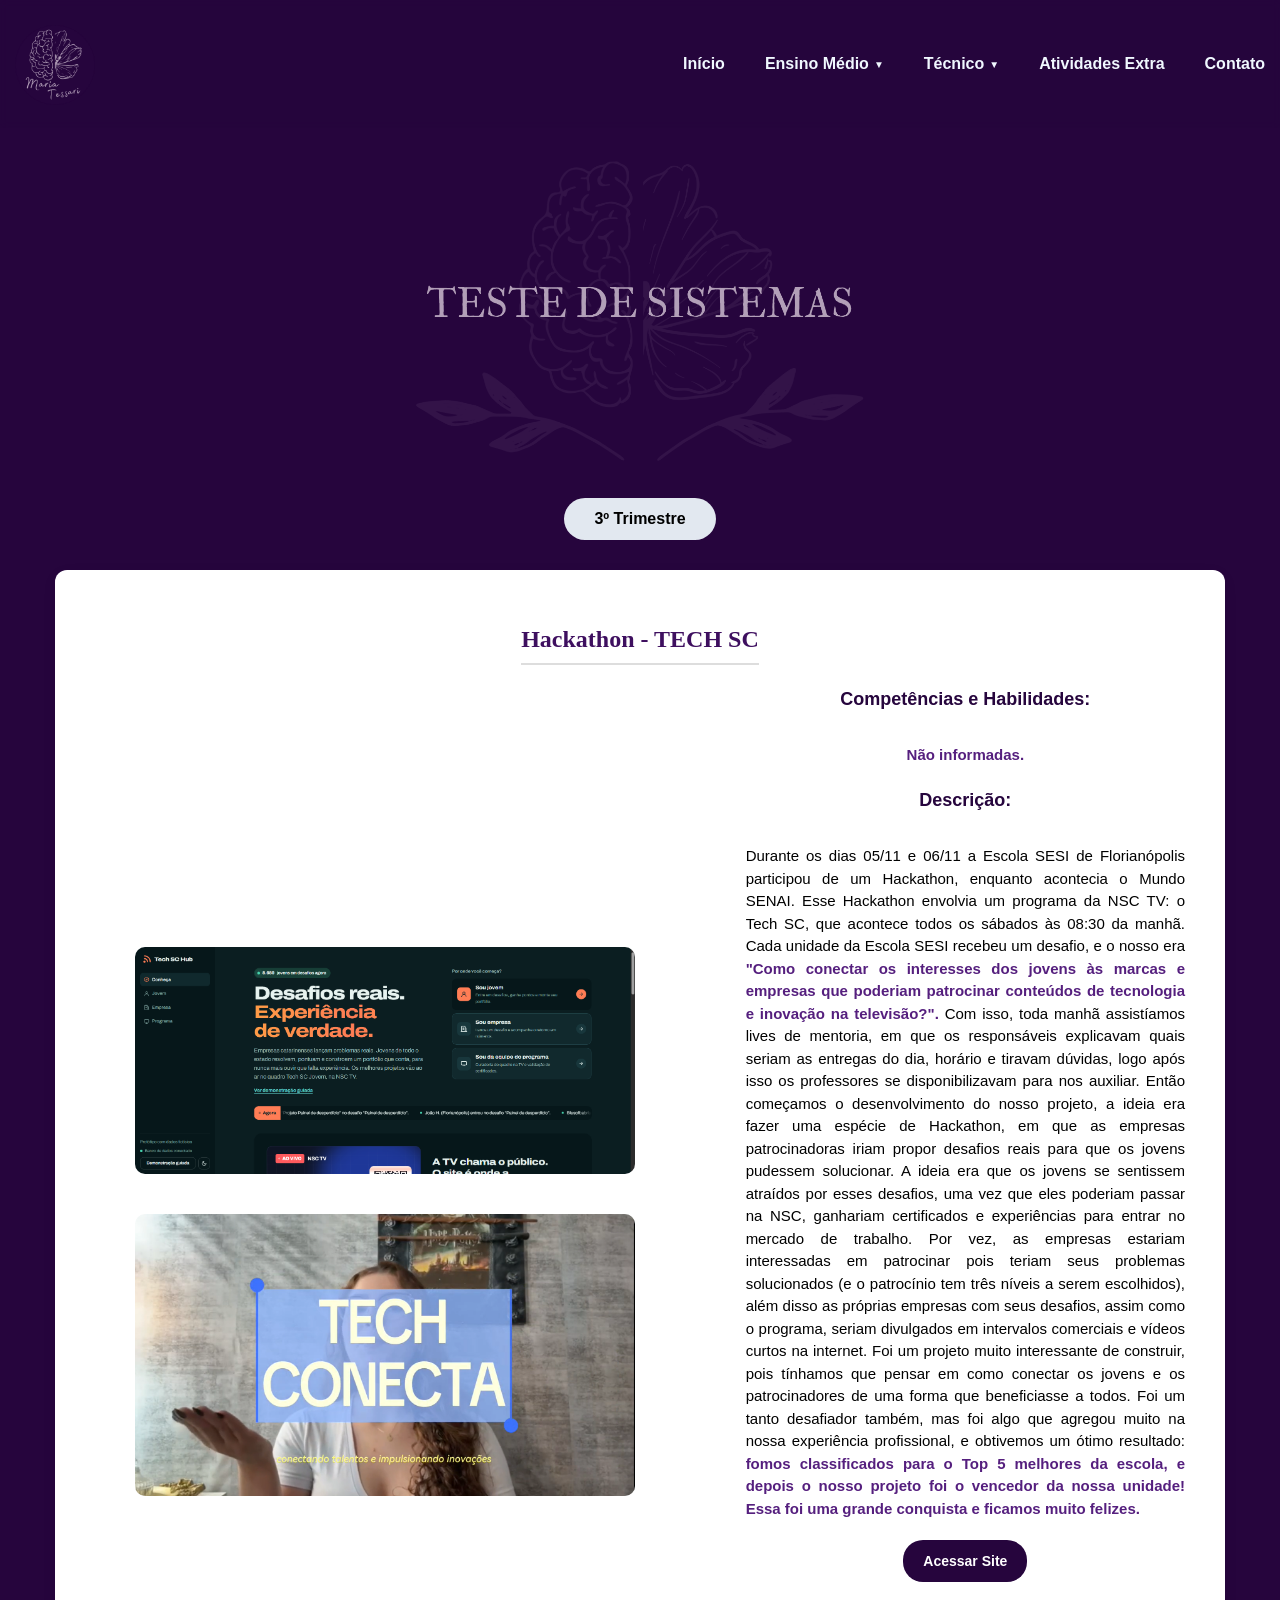
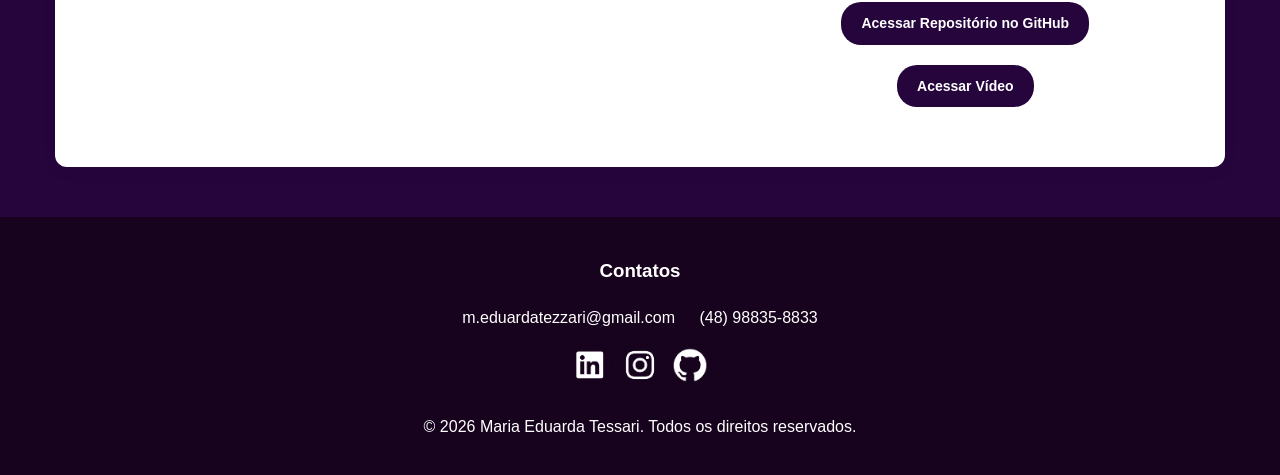
<file: teste.html>
<!DOCTYPE html>
<html lang="pt-BR">

<head>
    <meta charset="UTF-8">
    <title>Desenvolvimento de Sistemas</title>
    <link rel="stylesheet" href="style.css">
    <link rel="icon" href="Fotos/logo-port.png">
</head>

<body>

    <header class="nav-bar">
        <a href="index.html"><img class="logo" src="Fotos/logo-port.png" alt="Minha_Logo"></a>
        <li class="topic">
            <ul><a href="index.html">Início</a></ul>
            <ul class="dropdown">
                <a href="#" class="dropbtn" onclick="toggleMenu(event, 'dropdown-menu')">Ensino Médio<span
                        class="drseta">▼</span></a>
                <div class="dropdown-conteudo" id="dropdown-menu">
                    <a href="linguagens.html">Linguagens</a>
                    <a href="matematica.html">Matemática</a>
                    <a href="natureza.html">Ciências da Natureza</a>
                    <a href="humanas.html">Ciências Humanas</a>
                </div>
            </ul>
            <ul class="dropdown">
                <a href="#" class="dropbt" onclick="toggleMenu(event, 'dropdown-men')">Técnico<span
                        class="drseta">▼</span></a>
                <div class="dropdown-cont" id="dropdown-men">
                    <a href="modelagem.html">Modelagem de Sistemas</a>
                    <a href="iot.html">Internet das Coisas</a>
                    <a href="banco.html">Banco de Dados</a>
                    <a href="desenvolvimento.html">Desenvolvimento de Sistemas</a>
                    <a href="aplicativos.html">Programação de Aplicativos</a>
                    <a href="implantacao.html">Implantação de Sistemas</a>
                    <a href="teste.html">Teste de Sistemas</a>
                </div>
            </ul>
            <ul><a href="atv_extra.html">Atividades Extra</a></ul>
            <ul><a href="#Contatos">Contato</a></ul>
        </li>
    </header>

    <div class="capa-materia">
        <img src="Capas/teste.png" alt="Capa de Teste de Sistemas" class="atividades">
    </div>

    <div class="abas-container">
        <button class="aba-btn" onclick="abrirTrimestre(event, 'trimestre3')">3º Trimestre</button>
    </div>

   <div class="grid-atividades-prix">
            <div class="atividade-card">
                <h2>Hackathon - TECH SC</h2>

                <div class="conteudo-lado-a-lado">
                    <div class="canva-3">
                        <a href="https://tech-sc.vercel.app/" target="_blank" rel="noopener noreferrer">
                            <img class="analise-img" src="Fotos/site-tech.png" alt="Dashboard do Site">
                        </a>
                        <a href="https://drive.google.com/file/d/1oa8Sx5KveVGAU-KGoKnJ9WbH4h1bCEU3/view?usp=sharing"
                            target="_blank" rel="noopener noreferrer">
                            <img class="analise-img" src="Fotos/pitch-tech.png" alt="Capa do Pitch">
                        </a>
                    </div>

                    <div class="atividade-conteudo">
                        <div class="habilidades-descricao">
                            <h4>Competências e Habilidades:</h4>
                            <p><b>Não informadas.</b></p>

                            <h4>Descrição:</h4>
                            <p>Durante os dias 05/11 e 06/11 a Escola SESI de Florianópolis participou de um Hackathon,
                                enquanto acontecia o Mundo SENAI. Esse Hackathon envolvia um programa da NSC TV: o Tech
                                SC, que acontece todos os sábados às 08:30 da manhã. Cada unidade da Escola SESI recebeu
                                um desafio, e o nosso era <b>"Como conectar os interesses dos jovens às marcas e
                                    empresas
                                    que poderiam patrocinar conteúdos de tecnologia e inovação na televisão?".</b> Com
                                isso, toda manhã assistíamos lives de mentoria, em que os responsáveis explicavam quais
                                seriam as entregas do dia, horário e tiravam dúvidas, logo após isso os professores se
                                disponibilizavam para nos auxiliar. Então começamos o desenvolvimento do nosso projeto,
                                a ideia era fazer uma espécie de Hackathon, em que as empresas patrocinadoras iriam
                                propor desafios reais para que os jovens pudessem solucionar. A ideia era que os jovens
                                se sentissem atraídos por esses desafios, uma vez que eles poderiam passar na NSC,
                                ganhariam certificados e experiências para entrar no mercado de trabalho. Por vez, as
                                empresas estariam interessadas em patrocinar pois teriam seus problemas solucionados (e
                                o patrocínio tem três níveis a serem escolhidos), além disso as próprias empresas com
                                seus desafios, assim como o programa, seriam divulgados em intervalos comerciais e
                                vídeos curtos na internet. Foi um projeto muito interessante de construir, pois tínhamos
                                que pensar em como conectar os jovens e os patrocinadores de uma forma que beneficiasse
                                a todos. Foi um tanto desafiador também, mas foi algo que agregou muito na nossa
                                experiência profissional, e obtivemos um ótimo resultado: <b>fomos classificados para o
                                    Top
                                    5 melhores da escola, e depois o nosso projeto foi o vencedor da nossa unidade! Essa
                                    foi uma grande conquista e ficamos muito felizes.</b></p>

                            <a href="https://tech-sc.vercel.app/" target="_blank" rel="noopener noreferrer"
                                class="btn-card">Acessar Site</a>
                            <a href="https://github.com/caetanorocha1113/tech.git" target="_blank"
                                rel="noopener noreferrer" class="btn-card">Acessar Repositório no GitHub</a>
                            <a href="https://drive.google.com/file/d/1oa8Sx5KveVGAU-KGoKnJ9WbH4h1bCEU3/view?usp=sharing"
                                target="_blank" rel="noopener noreferrer" class="btn-card">Acessar Vídeo</a>
                        </div>
                    </div>
                </div>
            </div>


            <!-- </section> -->
        </div>

    <div id="trimestre3" class="aba-conteudo">
        <div class="grid-atividades">
            <div class="atividade-card">
                <h2>Em andamento...</h2>

                <p style="text-align: center; color: #000000;">Atividades do 3º Trimestre estarão disponíveis em breve.
                </p>
            </div>
        </div>
    </div>

    <footer id="Contatos">
        <h3>Contatos</h3>
        <ul>
            <li>m.eduardatezzari@gmail.com</li>
            <li>(48) 98835-8833</li> <br>
            <div class="icon">
                <a href="https://www.linkedin.com/in/maria-eduarda-tessari-6a8666365/" target="_blank"><img
                        src="Fotos/LinkedIn.png" alt="LinkedIn"></a>

                <a href="https://www.instagram.com/madutessari/" target="_blank"><img src="Fotos/Instagram.png"
                        alt="Instagram"></a>

                <a href="https://github.com/MariaTessari" target="_blank"><img src="Fotos/GitHub.png" alt="GitHub"></a>
            </div>
        </ul>
        <p>&copy; 2026 Maria Eduarda Tessari. Todos os direitos reservados.</p>
    </footer>

    <script src="script.js"></script>

</body>

</html>
</file>
<file: style.css>
/* ==========================================================================
   1. CONFIGURAÇÕES GERAIS E BASE
   ========================================================================== */
html {
    scroll-behavior: smooth;
}

* {
    box-sizing: border-box;
    scrollbar-color: #c298e2 #26053d;
}


body {
    margin-top: 0;
    margin: auto;
    font-family: 'Poppins', sans-serif;
    line-height: 1.6;
    background-color: #26053d;
    color: #000000;
}

p {
    font-family: 'Franklin Gothic Medium', 'Arial Narrow', Arial, sans-serif;
}

/* ==========================================================================
   2. CABEÇALHO E NAVEGAÇÃO (HEADER/NAV)
   ========================================================================== */
.logo {
    height: 80px;
    width: auto;
    cursor: grab;
}

.nav-bar {
    margin: 0;
    background-color: rgb(38, 5, 61, 0.8);
    color: aliceblue;
    padding: 15px;
    position: sticky;
    top: 0;
    z-index: 999;
    /* box-shadow: 0 2px 6px #ffffff; */
    display: flex;
    justify-content: space-between;
    align-items: center;
    backdrop-filter: blur(5px);
}

nav a {
    color: white;
    margin: 10px;
    text-decoration: none;
}

.topic {
    display: flex;
    list-style: none;
    margin-left: 5px;
    margin: 0;
    padding: 0;
}

.topic a {
    text-decoration: none;
    color: aliceblue;
    font-family: Arial, sans-serif;
    font-size: 16px;
    font-weight: 700;
    transition: color 0.3s ease;
    cursor: grab;
}

.topic a:hover {
    color: #ddbde7;
    cursor: grab;
}

/* ==========================================================================
   3. ESTRUTURA PRINCIPAL E CONTEÚDO (MAIN CONTENT)
   ========================================================================== */
section {
    padding: 20px;
    background: white;
    margin: 20px;
    border-radius: 10px;
}

h2 {
    border-bottom: 2px solid #ddd;
    color: #3e0f5f;
    padding-bottom: 5px;
    max-width: fit-content;
    font-family: Georgia, 'Times New Roman', Times, serif;
    margin: 0 auto;
    /* Essa linha centraliza o h2 na página */
}

.capa .trimestre {
    margin-top: 20px;
}

.capa-materia {
    display: flex;
    justify-content: center;
}

.capa-materia img {
    max-width: 1000px;
    height: 370px;
    border-radius: 10px;
}

.secao-header {
    text-align: center;
}

/* Grid para os cartões de atividades */
.grid-atividades {
    display: grid;
    grid-template-columns: repeat(auto-fit, minmax(300px, 1fr));
    gap: 30px;
    margin-top: 20px;
    max-width: 1100px;
    margin: auto;
    margin-top: 30px;
    margin-bottom: 50px;
}

.grid-atividades-prix {
    display: grid;
    grid-template-columns: repeat(auto-fit, minmax(300px, 1fr));
    gap: 30px;
    margin-top: 20px;
    max-width: 1170px;
    margin: auto;
    margin-top: 30px;
    margin-bottom: 50px;
}

/* Cartão individual de atividade */
.atividade-card {
    background-color: #ffffff;
    border-radius: 12px;
    box-shadow: 0 4px 15px rgba(0, 0, 0, 0.05);
    overflow: hidden;
    transition: transform 0.3s ease, box-shadow 0.3s ease;
    display: flex;
    flex-direction: column;
}

.atividade-card:hover {
    transform: translateY(-5px);
    box-shadow: 0 8px 25px rgba(0, 0, 0, 0.15);
}

.atividade-img {
    width: 100%;
    height: 200px;
    object-fit: cover;
    border-bottom: 1px solid #E2E8F0;
}

.analise-img {
    width: 700px;
    height: auto;
    object-fit: cover;
    margin: auto;
    justify-content: center;
    display: flex;
    border-radius: 10px;
    will-change: transform;
    transition: transform 0.3s ease, box-shadow 0.3s ease;
    margin-top: 20px;
}

.analise-img:hover {
    transform: translateY(-8px);
    box-shadow: 0 12px 24px rgba(63, 69, 81, 0.3);
}

.red-img {
    width: fit-content;
    height: auto;
    object-fit: cover;
    margin: auto;
    justify-content: center;
    display: flex;
    border-radius: 10px;
    will-change: transform;
    transition: transform 0.3s ease, box-shadow 0.3s ease;
    margin-top: 20px;
    margin-left: 160px;
}

.red-img:hover {
    transform: translateY(-8px);
    box-shadow: 0 12px 24px rgba(63, 69, 81, 0.3);
}


.atividade-conteudo {
    padding: 20px;
    flex-grow: 1;
    display: flex;
    flex-direction: column;
}

.atividade-conteudo h3 {
    color: #000000;
    font-size: 22px;
    margin-top: 0;
    margin-bottom: 10px;
}

.atividade-conteudo p {
    color: #000000;
    font-size: 15px;
    line-height: 1.5;
    margin-bottom: 20px;
    margin: auto;
    justify-content: center;
    max-width:800px;
}

.atividade-card h2 {
    font-size: x-large;
    margin-top: 50px;
}

.habilidades-descricao {
    display: flex;
    flex-direction: column;
    align-items: center;
    justify-content: center;
    text-align: justify;
    gap: 20px;
    margin-bottom: 20px;
    font-family: 'Lucida Sans', 'Lucida Sans Regular', 'Lucida Grande', 'Lucida Sans Unicode', Geneva, Verdana, sans-serif;
}

/* Nova classe para colocar imagem e texto lado a lado */
.conteudo-lado-a-lado {
    display: flex;
    flex-direction: row; /* Coloca os elementos em linha */
    align-items: center; /* Centraliza os itens verticalmente */
    gap: 30px; /* Cria um espaço de 30px entre a imagem e o texto */
    padding: 0 20px 20px 20px;
}

/* Ajuste na classe analise-img existente */
.analise-img {
    max-width: 500px; /* Reduzimos um pouco para dar espaço ao texto */
    height: auto;
    object-fit: cover;
    border-radius: 10px;
}

.atv-docs {
    flex: 1; /* Faz o documento ocupar o espaço restante */
    width: 600px; /* Limita a largura máxima para manter a harmonia com a imagem */
    height: 600px;
    border-radius: 10px;
}

.video{
    max-width: 500px;
    height: 400px;
    border-radius: 10px;
    box-shadow: 0px 4px 10px rgba(0, 0, 0, 0.25);
     transition: transform 0.3s ease, box-shadow 0.3s ease;
     cursor: grab;
}

.video:hover {
    transform: translateY(-8px);
    box-shadow: 0 12px 24px rgba(63, 69, 81, 0.3);
}

h4 {
    color: #26053d;
    font-size: 18px;
    margin-top: 0;
    margin-bottom: 10px;
    font-family: 'Lucida Sans', 'Lucida Sans Regular', 'Lucida Grande', 'Lucida Sans Unicode', Geneva, Verdana, sans-serif;
}

/* Botão dentro do cartão */
.btn-card {
    align-self: flex-start;
    padding: 10px 20px;
    background-color: #26053d;
    color: white;
    text-decoration: none;
    border-radius: 20px;
    font-weight: 580;
    font-size: 14px;
    font-family: 'Lucida Sans', 'Lucida Sans Regular', 'Lucida Grande', 'Lucida Sans Unicode', Geneva, Verdana, sans-serif;
    transition: background-color 0.3s ease;
    margin: auto;
    display: flex;
    justify-content: center;
}

.botoes-card {
    display: flex;
    gap: 15px;
    justify-content: center;
}

.btn-card:hover {
    background-color: #c298e2;
}

/* =========================================
   12. ABAS DE TRIMESTRES (Tabs)
   ========================================= */
.abas-container {
    display: flex;
    justify-content: center;
    flex-wrap: wrap;
    gap: 15px;
    margin: -10px auto 30px;
    padding: 0 20px;
}

.aba-btn {
    background-color: #E2E8F0;
    color: #000000;
    border: none;
    padding: 12px 30px;
    font-size: 16px;
    font-weight: bold;
    border-radius: 30px;
    cursor: pointer;
    transition: all 0.3s ease;
    font-family: 'Lucida Sans', 'Lucida Sans Regular', 'Lucida Grande', 'Lucida Sans Unicode', Geneva, Verdana, sans-serif;
}

.aba-btn:hover {
    background-color: #c298e2;
    cursor: grab;
}

.aba-btn.ativo {
    background-color: #551f7e;
    color: white;
} 

b{
    color: #551f7e;
}

.aba-conteudo {
    display: none;
    animation: fadeIn 0.5s ease;
}

@keyframes fadeIn {
    from {
        opacity: 0;
        transform: translateY(10px);
    }

    to {
        opacity: 1;
        transform: translateY(0);
    }
}

img {
    max-width: 100%;
    margin-top: 10px;
}

/* ==========================================================================
   4. COMPONENTES E SEÇÕES ESPECÍFICAS (CURRÍCULO, ANOS, ETC)
   ========================================================================== */
.layout-sobre-mim {
    display: flex;
    flex-direction: row;
    justify-content: center;
    align-items: stretch;
    gap: 40px;
    max-width: 1500px;
    margin: 0 auto;
    padding-bottom: 20px;
}

.sobre-caixa-texto {
    padding: 20px;
    flex: 1;
    text-align: justify;
    margin-top: 3px;
}

.caixa-imagem {
    width: 500px;
    height: auto;
}

.amigos-familia {
    display: flex;
    flex-direction: row;
    justify-content: center;
    align-items: stretch;
    gap: 40px;
    max-width: 1500px;
    margin: 0 auto;
    padding-bottom: 20px;
}

.familia-img {
    width: 700px;
    height: auto;
   display: flex;
   justify-content: center;
   align-items: center;
}


.perfil {
    width: 500px;
    height: auto;
    object-fit: cover;
    margin-top: 20px;
    margin: 0 auto;
    flex-shrink: 0;
}

.secao {
    display: flex;
    flex-direction: column;
    align-items: center;
    justify-content: center;
    padding: 50px 20px;
    text-align: center;
}

.container-cv {
    width: 100%;
    max-width: 620px;
    height: 400px;
    margin: 20px auto;
    overflow: hidden;
    border-radius: 8px;
    box-shadow: 0 4px 10px rgba(0, 0, 0, 0.1);
    background-color: #ffffff;
    transition: transform 0.3s ease, box-shadow 0.3s ease;
}

.container-cv:hover {
    box-shadow: 0 8px 20px rgba(0, 0, 0, 0.2);
    transform: translateY(-5px);
}

.botao-curriculo {
    text-align: center;
}

.info {
    width: calc(100% + 25px);
    height: 100%;
    border: none;
    display: block;
}

.container-primeiro-ano, .canva {
    width: 100%;
    max-width: 820px;
    aspect-ratio: 16 / 9;
    margin: 20px auto;
    overflow: hidden;
    border-radius: 8px;
    box-shadow: 0 2px 8px 0 rgba(63, 69, 81, 0.16);
    background-color: #000000;
    will-change: transform;
    margin-bottom: 0.9em;
    margin-top: 1.6em;
    position: relative;
    transition: transform 0.3s ease, box-shadow 0.3s ease
}

.canva-meme {
    width: 100%;
    max-width: 820px;
    height: 520px;
    aspect-ratio: 16 / 9;
    margin: 20px auto;
    overflow: hidden;
    border-radius: 8px;
    box-shadow: 0 2px 8px 0 rgba(63, 69, 81, 0.16);
    background-color: #000000;
    will-change: transform;
    margin-bottom: 0.9em;
    margin-top: 1.6em;
    position: relative;
    transition: transform 0.3s ease, box-shadow 0.3s ease
}

.canva-meme-info {
    width: 100%;
    max-width: 520px;
    height: 720px;
    aspect-ratio: 16 / 9;
    margin: 20px auto;
    overflow: hidden;
    border-radius: 8px;
    box-shadow: 0 2px 8px 0 rgba(63, 69, 81, 0.16);
    background-color: #000000;
    will-change: transform;
    margin-bottom: 0.9em;
    margin-top: 1.6em;
    position: relative;
    transition: transform 0.3s ease, box-shadow 0.3s ease
}

.canva-3 {
    width: 100%;
    max-width: 820px;
    margin: 20px auto;
    border-radius: 8px;
    background-color: transparent;
    will-change: transform;
    margin-bottom: 0.9em;
    margin-top: 1.6em;
    display: flex;
    flex-direction: column;
    gap: 20px;
}

.canva-3 iframe {
    width: 100%;
    aspect-ratio: 16 / 9;
    border: none;
    border-radius: 8px;
    box-shadow: 0 2px 8px 0 rgba(63, 69, 81, 0.16);
}

.container-primeiro-ano:hover {
    transform: translateY(-8px);
    box-shadow: 0 12px 24px rgba(63, 69, 81, 0.3);
}

.canva:hover {
    transform: translateY(-8px);
    box-shadow: 0 12px 24px rgba(63, 69, 81, 0.3);
}

.canva-meme:hover {
    transform: translateY(-8px);
    box-shadow: 0 12px 24px rgba(63, 69, 81, 0.3);
}

.canva-meme-info:hover {
    transform: translateY(-8px);
    box-shadow: 0 12px 24px rgba(63, 69, 81, 0.3);
}

.canva-3:hover {
    transform: translateY(-8px);
    box-shadow: 0 12px 24px rgba(63, 69, 81, 0.3);
}

.first-year {
    width: 100%;
    height: 100%;
    border: none;
    display: block;
}

.segundo-ano {
    width: 100%;
    max-width: 820px;
    height: auto;
    aspect-ratio: 16 / 9;
    margin: 20px auto;
    overflow: hidden;
    border-radius: 8px;
    box-shadow: 0 2px 8px 0 rgba(63, 69, 81, 0.16);
    will-change: transform;
    position: relative;
    transition: transform 0.3s ease, box-shadow 0.3s ease;
}

.segundo-ano:hover {
    transform: translateY(-8px);
    box-shadow: 0 12px 24px rgba(63, 69, 81, 0.3);
}

/* ==========================================================================
   5. Menu dropdown
   ========================================================================== */
.dropdown {
    position: relative;
    display: inline-block;
}

.dropdown .drseta {
    font-size: 10px;
    margin-left: 5px;
    vertical-align: middle;
}

.dropdown-conteudo {
    display: none;
    position: absolute;
    background-color: #551f7e;
    min-width: 160px;
    box-shadow: 0px 8px 16px 0px rgba(0, 0, 0, 0.2);
    z-index: 1;
    border-radius: 4px;
    overflow: hidden;
    margin-top: 10px;
}

.dropdown-conteudo a {
    color: white !important;
    padding: 12px 16px;
    text-decoration: none;
    display: block;
    font-size: 15px;
    font-weight: 500;
    transition: background-color 0.3s ease;
}

.dropdown-conteudo a:hover {
    background-color: #c298e2;
    color: #551f7e !important;
    cursor: grab;
}

.dropdown-conteudo.mostrar {
    display: block;
}

.dropdown-cont {
    display: none;
    position: absolute;
    background-color: #551f7e;
    min-width: 160px;
    box-shadow: 0px 8px 16px 0px rgba(0, 0, 0, 0.2);
    z-index: 1;
    border-radius: 4px;
    overflow: hidden;
    margin-top: 10px;
}

.dropdown-cont a {
    color: white !important;
    padding: 12px 16px;
    text-decoration: none;
    display: block;
    font-size: 15px;
    font-weight: 500;
    transition: background-color 0.3s ease;
}

.dropdown-cont a:hover {
    background-color: #c298e2;
    color: #551f7e !important;
    cursor: grab;
}

.dropdown-cont.mostrar {
    display: block;
}

/* ==========================================================================
   5. BOTÕES E LINKS
   ========================================================================== */

.botao-inicio {
    align-items: center;
    justify-content: center;
    display: flex;
    gap: 15px;
    margin-top: 0;
}

.botao-in {
    display: inline-block;
    margin-top: 15px;
    padding: 10px 20px;
    background-color: #c298e2;
    color: #26053d;
    text-decoration: none;
    border-radius: 4px;
    transition: background-color 0.3s ease;
    font-family: 'Lucida Sans', 'Lucida Sans Regular', 'Lucida Grande', 'Lucida Sans Unicode', Geneva, Verdana, sans-serif;
}

.botao-in:hover {
    background-color: #551f7e;
    color: #c298e2;
    cursor: grab;
}

.botao-ar {
    display: inline-block;
    margin-top: 15px;
    padding: 10px 20px;
    background-color: #551f7e;
    color: #ffffff;
    text-decoration: none;
    border-radius: 50px;
    transition: background-color 0.3s ease;
    font-family: 'Lucida Sans', 'Lucida Sans Regular', 'Lucida Grande', 'Lucida Sans Unicode', Geneva, Verdana, sans-serif;
}

.botao-ar:hover {
    background-color: #c298e2;
    color: #551f7e;
    cursor: grab;
}

.botao-link {
    display: inline-block;
    margin-top: 15px;
    padding: 10px 20px;
    background-color: #551f7e;
    color: #ffffff;
    text-decoration: none;
    border-radius: 4px;
    transition: background-color 0.3s ease;
    font-family: 'Lucida Sans', 'Lucida Sans Regular', 'Lucida Grande', 'Lucida Sans Unicode', Geneva, Verdana, sans-serif;
}

.botao-link:hover {
    background-color: #ddbde7;
    color: #551f7e;
    cursor: grab;
}

/* ==========================================================================
   6. RODAPÉ E ÍCONES (FOOTER)
   ========================================================================== */
footer {
    background-color: #17031e;
    padding: 20px 10px;
    margin-top: 20px;
    color: #ffffff;
    text-align: center;
    font-family: 'Lucida Sans', 'Lucida Sans Regular', 'Lucida Grande', 'Lucida Sans Unicode', Geneva, Verdana, sans-serif;
}

footer ul {
    list-style: none;
    padding: 0;
    margin-top: 15px;
}

footer ul li {
    display: inline-block;
    margin: 0 10px;
}

footer ul li a {
    color: #ffffff;
    text-decoration: none;
    transition: color 0.3s ease;
}

footer ul li a:hover {
    color: #ddbde7;
}

.icon {
    display: flex;
    justify-content: center;
}

.icon img {
    width: 50px;
    height: 50px;
}

/* Carrossel original geral */
.carrossel-container {
    position: relative;
    height: 500px;
    width: 450px;
    max-width: 1000px;
    margin: auto;
    overflow: hidden;
    border-radius: 10px;
    box-shadow: 0 1px 10px rgba(0, 0, 0, 0.2);
    transition: transform 0.3s ease, box-shadow 0.3s ease;
    will-change: transform;
    cursor: pointer;
}

.carrossel-container:hover {
    transform: translateY(-8px);
    box-shadow: 0 12px 24px rgba(63, 69, 81, 0.3);
}

#carrossel:hover {
    transform: translateY(-8px);
    box-shadow: 0 12px 24px rgba(63, 69, 81, 0.3);
}

.carrossel-slides {
    display: flex;
    margin: 0;
    padding: 0;
    transition: transform 0.4s ease-in-out;
    width: 100%;
}

.slide {
    flex: 0 0 100%;
    height: 500px;
    object-fit: cover;
}

.seta {
    font-size: 10px;
    margin-left: 5px;
    vertical-align: middle;
    position: absolute;
    top: 50%;
    transform: translateY(-50%);
    background-color: rgba(0, 0, 0, 0);
    color: white;
    border: none;
    padding: 15px;
    cursor: pointer;
    font-size: 24px;
    z-index: 10;
    border-radius: 50%;
}

.seta-esq {
    left: 10px;
}

.seta-dir {
    right: 10px;
}

/* ==========================================================================
   7. Pagina IoT - 2º Trimestre
   ========================================================================== */

/* Coluna da esquerda com mídias empilhadas */
.media-coluna {
    display: flex;
    flex-direction: column;
    align-items: center;
    gap: 25px;
    max-width: 820px;
    margin-top: 30px;
}

/* Imagens do Tinkercad empilhadas abaixo do carrossel */
.tinker-img {
    width: 100%;
    max-width: 820px;
    height: auto;
    border-radius: 10px;
    box-shadow: 0 1px 10px rgba(0, 0, 0, 0.2);
    transition: transform 0.3s ease, box-shadow 0.3s ease;
    will-change: transform;
    cursor: pointer;
}

.tinker-img:hover {
    transform: translateY(-8px);
    box-shadow: 0 12px 24px rgba(63, 69, 81, 0.3);
}

/* Ajuste do carrossel dentro da coluna de mídia do IoT */
.media-coluna .carrossel-container {
    width: 100%;
    max-width: 820px;
    height: 400px;
    margin: 0;
}

.media-coluna .slide {
    height: 400px;
}

/* ==========================================================================
   7. Pagina Materias
   ========================================================================== */

/* ==========================================================================
   8. Pagina Atividades Extra (MODIFICADA CONFORME SOLICITADO)
   ========================================================================== */

.conteudo-extra {
    max-width: 1100px;      /* mesma largura da area branca das materias */
    margin: 20px auto;      /* centraliza a area branca na pagina */
}

.item-extra-row {
    display: flex;
    flex-direction: row;
    align-items: center;
    justify-content: center;
    gap: 60px;
    margin: 60px auto;
    max-width: 1150px;
    width: 100%;
}

.texto-bloco {
    flex: 1;
    max-width: 500px; /* Deixa o texto estreito conforme o print */
    text-align: left;
}

.texto-bloco h2 {
    margin: 0 0 15px 0;
    text-align: left;
    max-width: 100%;
    border-bottom: 2px solid #ddd;
    color: #3e0f5f;
    padding-bottom: 5px;
    font-family: Georgia, 'Times New Roman', Times, serif;
}

.texto-bloco p {
    text-align: justify; /* Texto perfeitamente justificado */
    font-family: 'Franklin Gothic Medium', 'Arial Narrow', Arial, sans-serif;
    margin: 0;
    line-height: 1.6;
    color: #000000;
    font-weight: normal; /* Evita que uma <b> esquecida deixe o bloco inteiro em negrito */
}

.media-bloco {
    flex: 1;
    display: flex;
    justify-content: center;
    align-items: center;
    max-width: 500px;
}

.certificados {
    display: block;
    width: 100%;
    max-width: 500px; /* Diminuído um pouco conforme solicitado */
    height: auto;
    margin: 0 auto;
    border-radius: 8px;
    box-shadow: 0 2px 8px 0 rgba(63, 69, 81, 0.16);
    transition: transform 0.3s ease, box-shadow 0.3s ease;
    will-change: transform;
    cursor: pointer;
}

.certificados:hover {
    transform: translateY(-8px);
    box-shadow: 0 12px 24px rgba(63, 69, 81, 0.3);
}

/* Redução do tamanho do carrossel na página extra sem quebrar o script */
.media-bloco .carrossel-container {
    height: 420px; /* Diminuído um pouco conforme solicitado */
    width: 380px;  /* Diminuído um pouco conforme solicitado */
    margin: 0 auto;
}

.media-bloco .slide {
    height: 420px;
}

/* Responsividade para manter o layout bonito em telas menores */
@media (max-width: 900px) {
    .item-extra-row {
        flex-direction: column !important;
        gap: 35px;
        margin: 40px auto;
        padding: 0 20px;
    }
    .texto-bloco, .media-bloco {
        max-width: 100%;
    }
    .texto-bloco h2 {
        text-align: center;
        margin: 0 auto 15px;
    }
}
</file>
